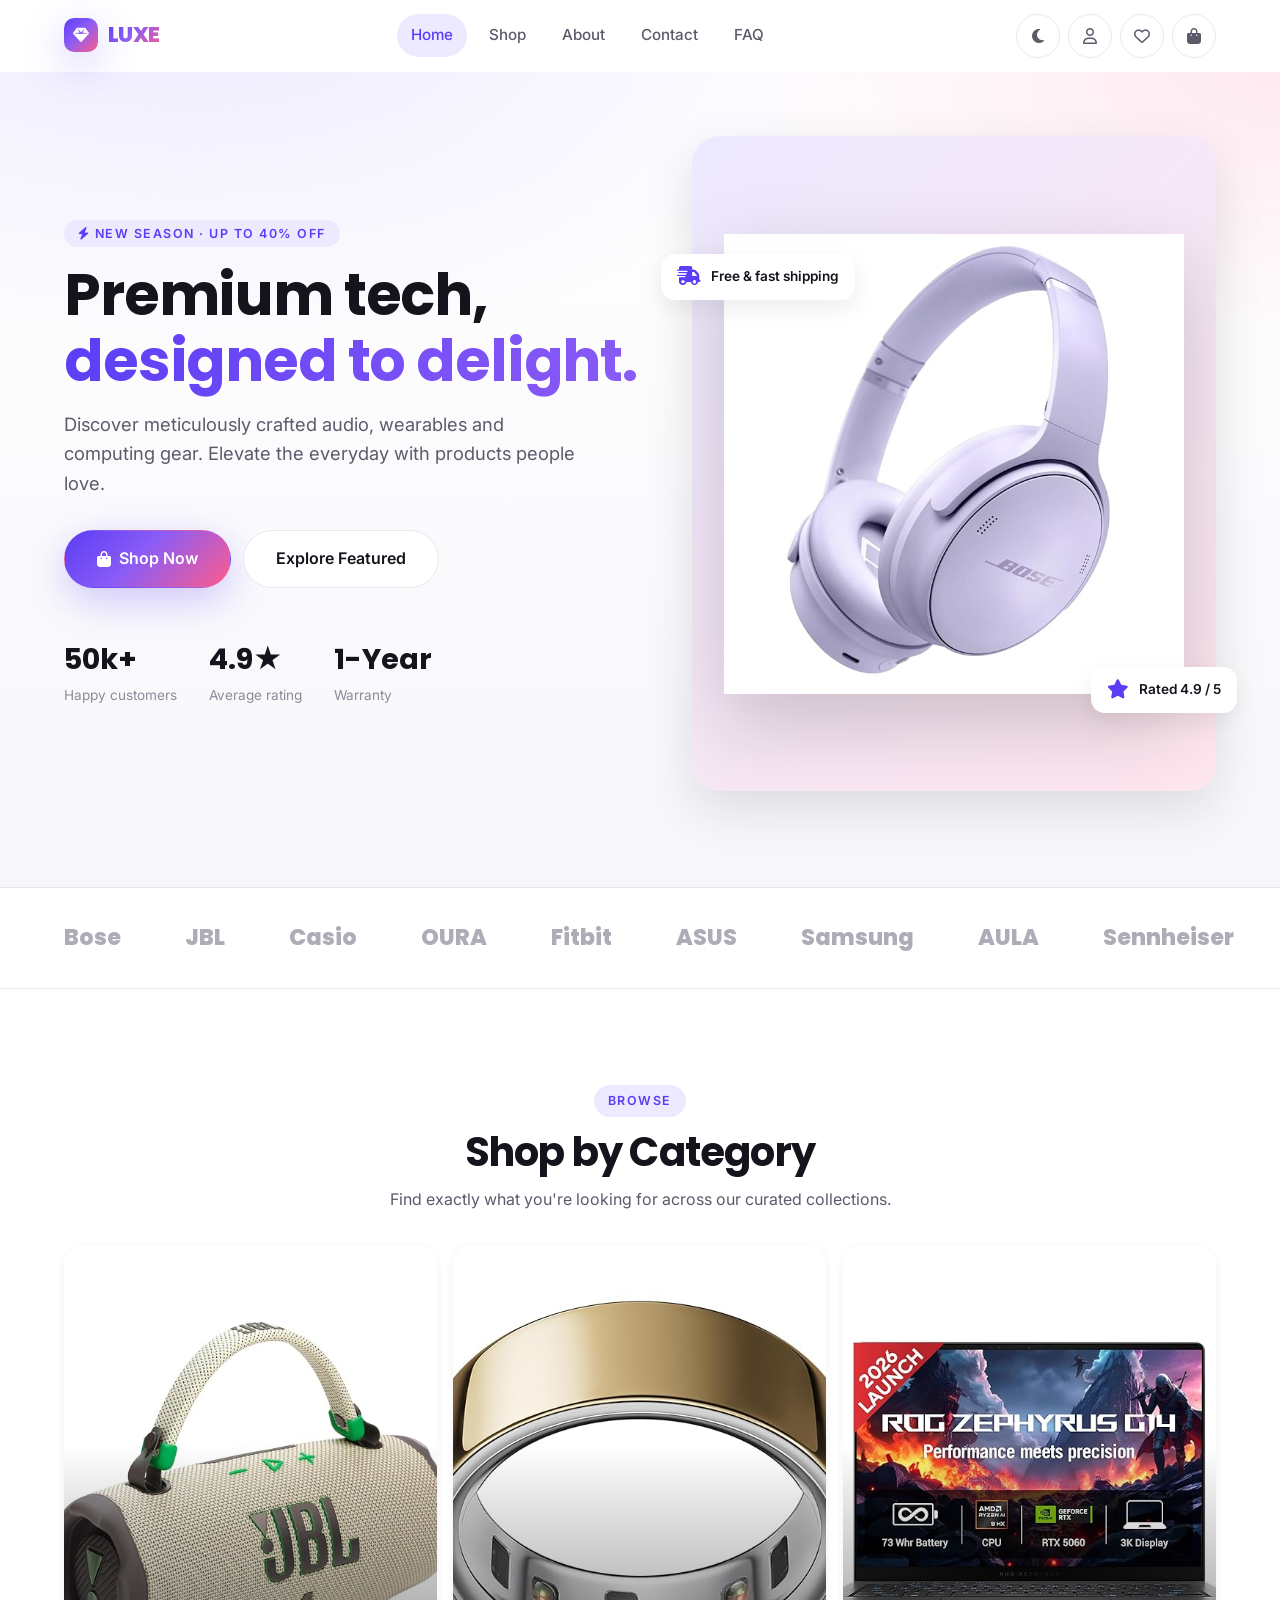
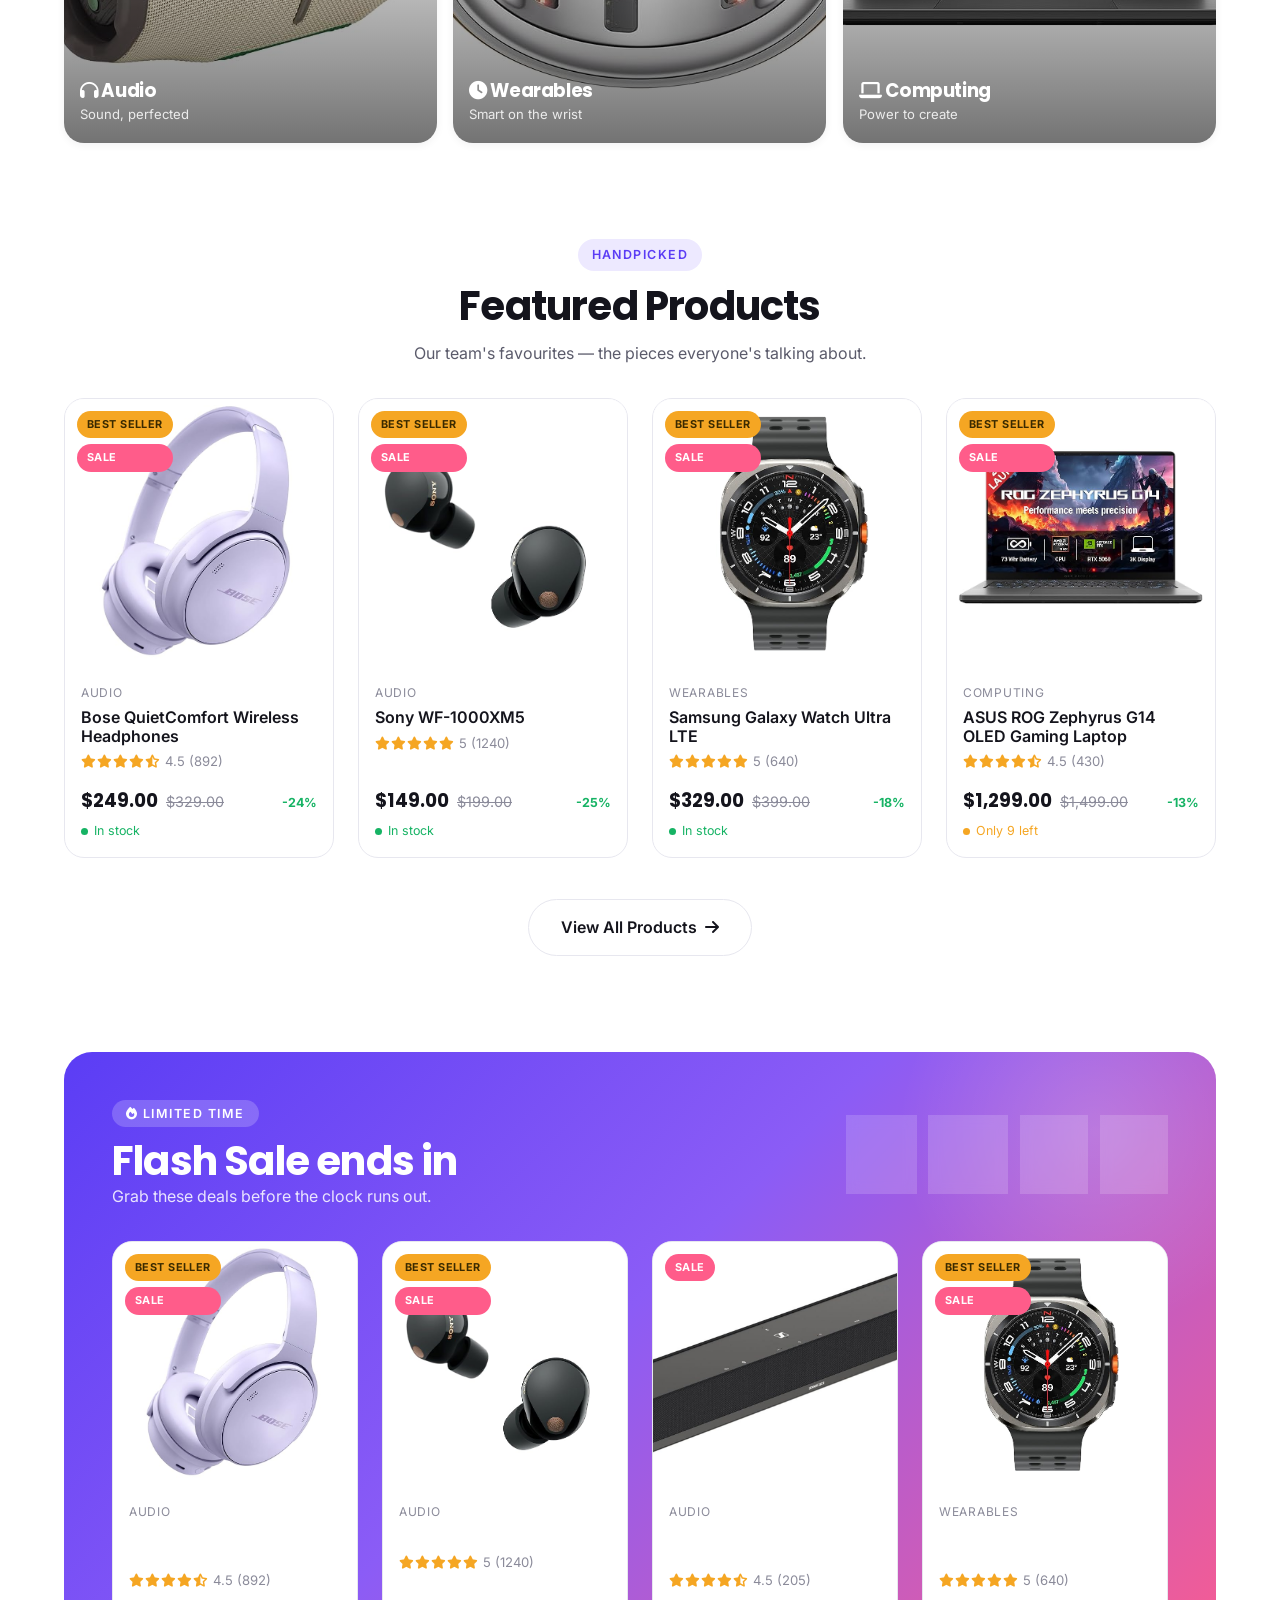
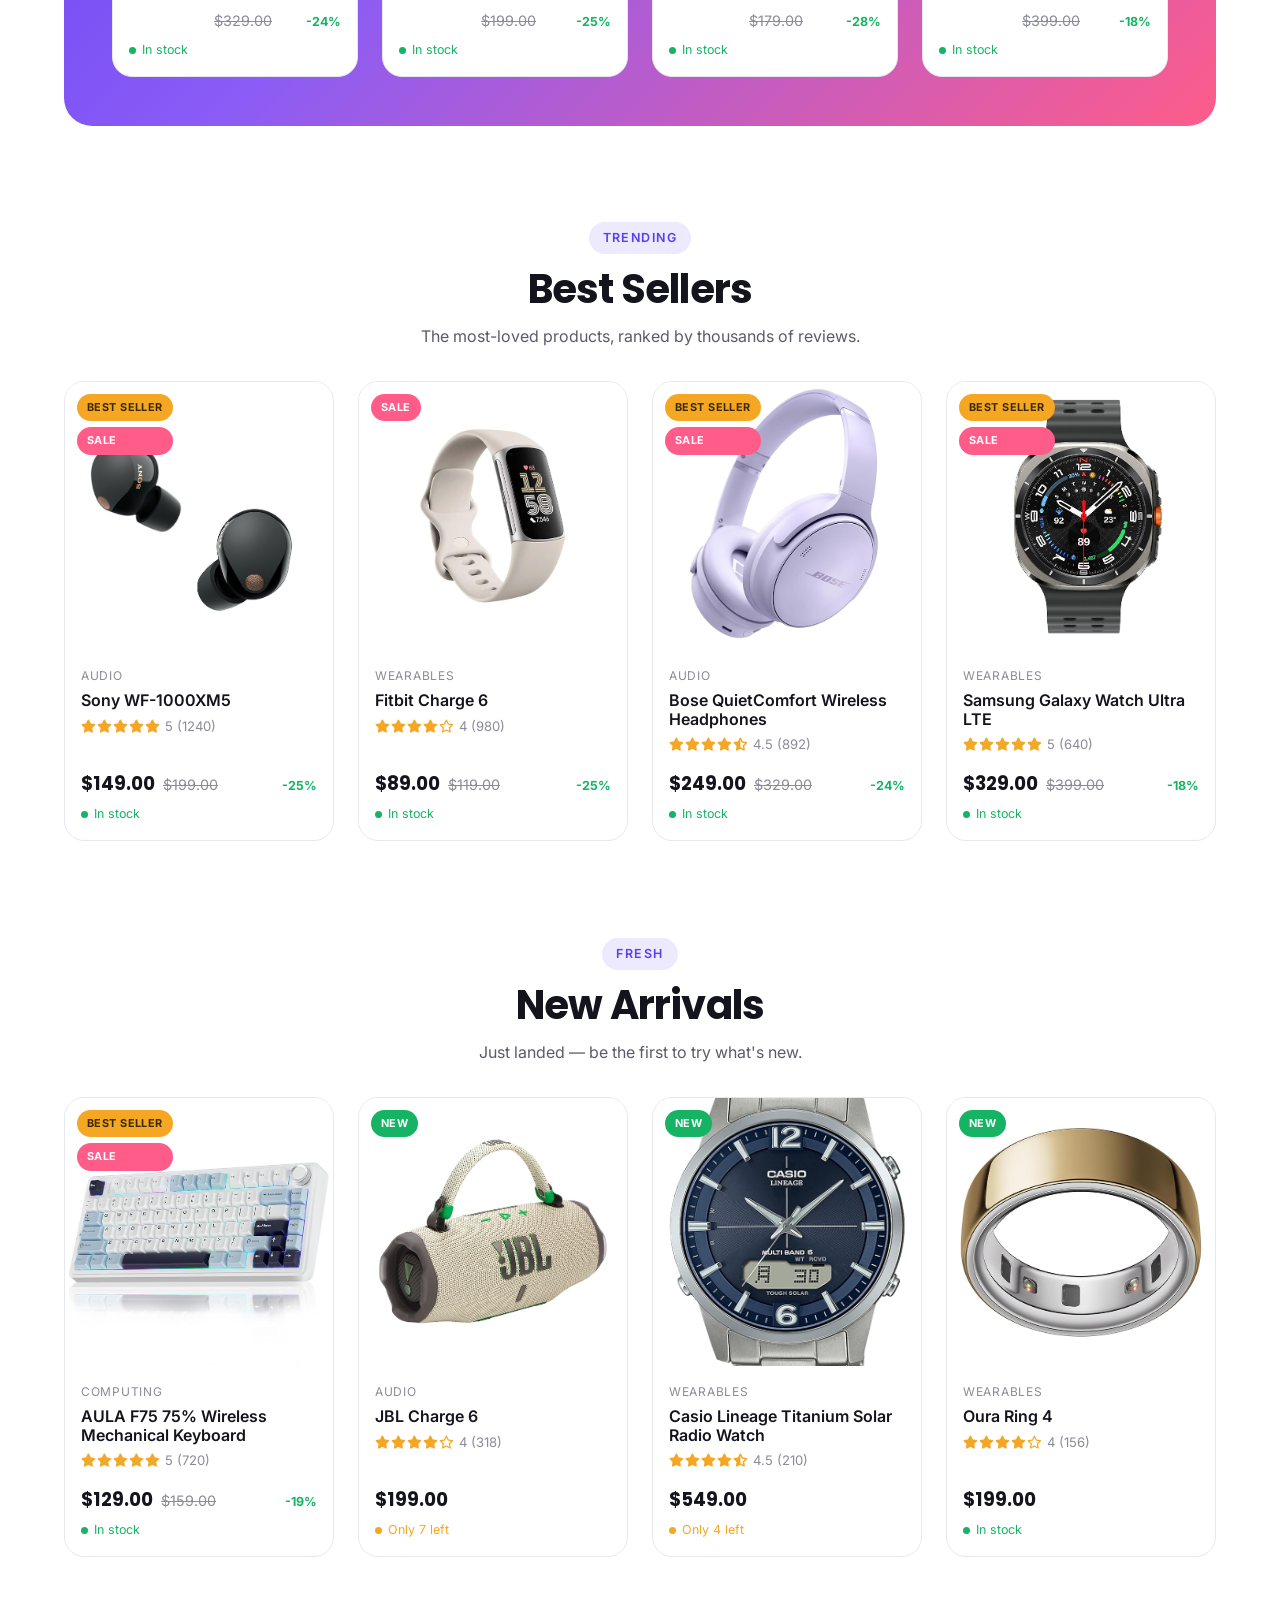
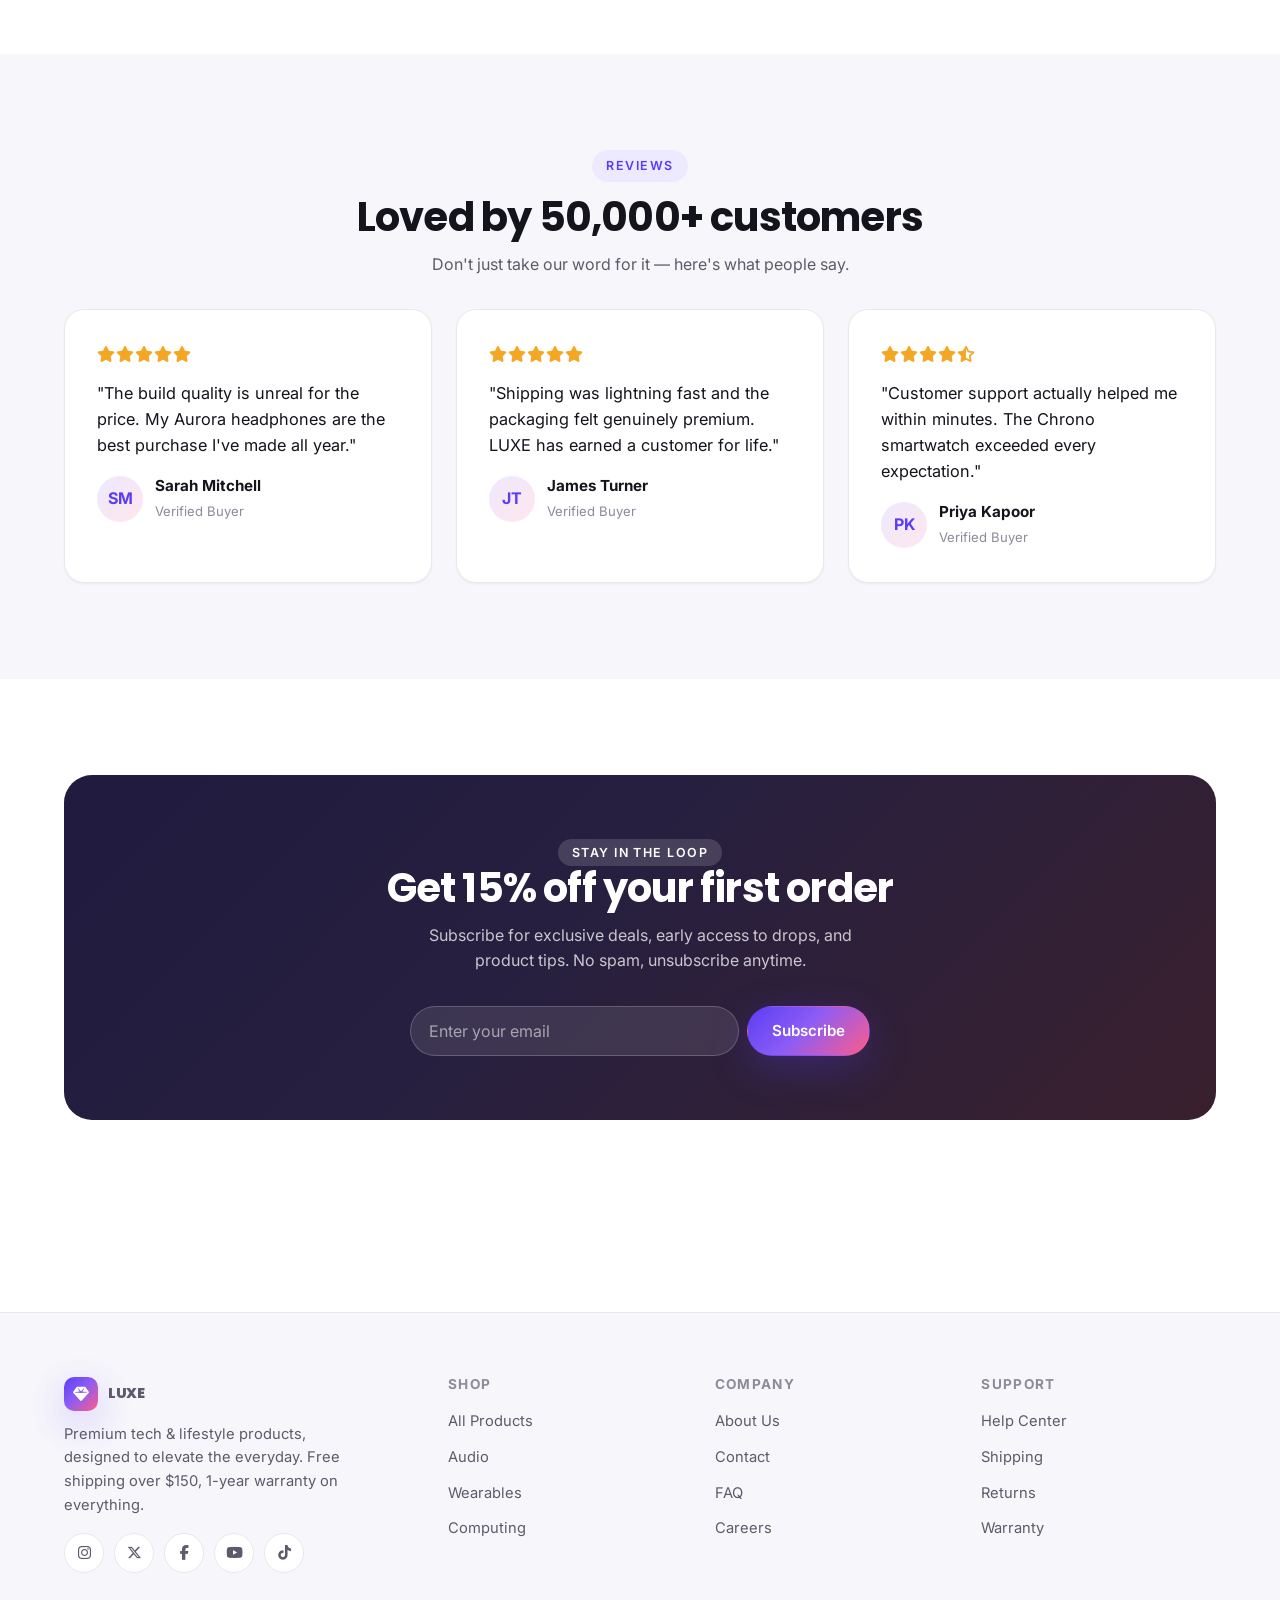
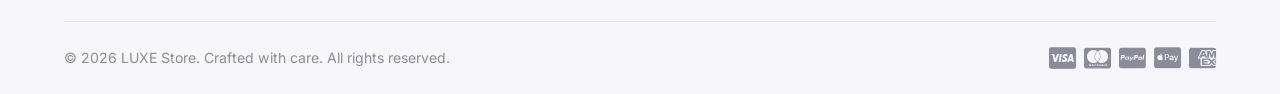
<file: index.html>
<!DOCTYPE html>
<html lang="en">
<head>
  <meta charset="UTF-8">
  <meta name="viewport" content="width=device-width, initial-scale=1.0">
  <meta name="description" content="LUXE — premium tech & lifestyle products. Shop audio, wearables, computing and more with free shipping over $150 and a 1-year warranty.">
  <meta name="theme-color" content="#5b3df5">
  <title>LUXE — Premium Tech & Lifestyle Store</title>
  <link rel="preconnect" href="https://fonts.googleapis.com">
  <link rel="preconnect" href="https://fonts.gstatic.com" crossorigin>
  <link href="https://fonts.googleapis.com/css2?family=Inter:wght@400;500;600;700&family=Poppins:wght@500;600;700;800&display=swap" rel="stylesheet">
  <link rel="stylesheet" href="https://cdnjs.cloudflare.com/ajax/libs/font-awesome/6.5.1/css/all.min.css">
  <link rel="stylesheet" href="css/style.css">
  <link rel="stylesheet" href="css/animations.css">
  <link rel="stylesheet" href="css/responsive.css">
</head>
<body data-page="home">
  <!-- Loading animation -->
  <div class="page-loader" id="page-loader"><div class="loader-ring"></div></div>

  <div id="navbar-root"></div>

  <main>
    <!-- ============ HERO ============ -->
    <section class="hero">
      <div class="container hero-grid">
        <div class="hero-text">
          <span class="eyebrow"><i class="fa-solid fa-bolt"></i> New Season · Up to 40% off</span>
          <h1>Premium tech,<br><span class="animated-gradient">designed to delight.</span></h1>
          <p class="lead">Discover meticulously crafted audio, wearables and computing gear. Elevate the everyday with products people love.</p>
          <div class="hero-cta">
            <a href="shop.html" class="btn btn-primary btn-lg"><i class="fa-solid fa-bag-shopping"></i> Shop Now</a>
            <a href="#featured" class="btn btn-outline btn-lg">Explore Featured</a>
          </div>
          <div class="hero-stats">
            <div class="stat"><strong>50k+</strong><span>Happy customers</span></div>
            <div class="stat"><strong>4.9★</strong><span>Average rating</span></div>
            <div class="stat"><strong>1-Year</strong><span>Warranty</span></div>
          </div>
        </div>
        <div class="hero-visual">
          <div class="hero-card">
            <img src="images/Bose-QuietComfort-Wireless-Headphones.jpg" alt="Bose QuietComfort Wireless Headphones" fetchpriority="high">
          </div>
          <div class="floating-badge fb-1"><i class="fa-solid fa-truck-fast"></i> Free & fast shipping</div>
          <div class="floating-badge fb-2"><i class="fa-solid fa-star"></i> Rated 4.9 / 5</div>
        </div>
      </div>
    </section>

    <!-- ============ BRAND LOGOS ============ -->
    <section class="brands">
      <div class="container">
        <div class="brand-track">
          <span class="brand-logo">Bose</span><span class="brand-logo">JBL</span><span class="brand-logo">Casio</span>
          <span class="brand-logo">OURA</span><span class="brand-logo">Fitbit</span><span class="brand-logo">ASUS</span>
          <span class="brand-logo">Samsung</span><span class="brand-logo">AULA</span><span class="brand-logo">Sennheiser</span>
          <span class="brand-logo">Sony</span><span class="brand-logo">Logitech</span><span class="brand-logo">OURA</span>
        </div>
      </div>
    </section>

    <!-- ============ CATEGORIES ============ -->
    <section class="section">
      <div class="container">
        <div class="section-head" data-reveal>
          <span class="eyebrow">Browse</span>
          <h2>Shop by Category</h2>
          <p>Find exactly what you're looking for across our curated collections.</p>
        </div>
        <div class="category-grid" id="category-grid"></div>
      </div>
    </section>

    <!-- ============ FEATURED ============ -->
    <section class="section" id="featured" style="padding-top:0">
      <div class="container">
        <div class="section-head" data-reveal>
          <span class="eyebrow">Handpicked</span>
          <h2>Featured Products</h2>
          <p>Our team's favourites — the pieces everyone's talking about.</p>
        </div>
        <div class="products-grid" id="featured-grid"></div>
        <div class="text-center" style="margin-top:40px"><a href="shop.html" class="btn btn-outline btn-lg">View All Products <i class="fa-solid fa-arrow-right"></i></a></div>
      </div>
    </section>

    <!-- ============ FLASH SALE ============ -->
    <section class="section" style="padding-block:0 96px">
      <div class="container">
        <div class="flash" data-reveal="scale">
          <div class="flash-head">
            <div>
              <span class="eyebrow" style="background:rgba(255,255,255,.2);color:#fff"><i class="fa-solid fa-fire"></i> Limited Time</span>
              <h2 style="margin-top:12px">Flash Sale ends in</h2>
              <p>Grab these deals before the clock runs out.</p>
            </div>
            <div class="countdown" id="countdown">
              <div class="unit"><strong>00</strong><span>Days</span></div>
              <div class="unit"><strong>00</strong><span>Hours</span></div>
              <div class="unit"><strong>00</strong><span>Mins</span></div>
              <div class="unit"><strong>00</strong><span>Secs</span></div>
            </div>
          </div>
          <div class="products-grid" id="flash-grid" style="--color-surface:#fff"></div>
        </div>
      </div>
    </section>

    <!-- ============ BEST SELLERS + NEW ARRIVALS ============ -->
    <section class="section" style="padding-top:0">
      <div class="container">
        <div class="section-head" data-reveal>
          <span class="eyebrow">Trending</span>
          <h2>Best Sellers</h2>
          <p>The most-loved products, ranked by thousands of reviews.</p>
        </div>
        <div class="products-grid" id="best-grid"></div>
      </div>
    </section>

    <section class="section" style="padding-top:0">
      <div class="container">
        <div class="section-head" data-reveal>
          <span class="eyebrow">Fresh</span>
          <h2>New Arrivals</h2>
          <p>Just landed — be the first to try what's new.</p>
        </div>
        <div class="products-grid" id="new-grid"></div>
      </div>
    </section>

    <!-- ============ RECENTLY VIEWED ============ -->
    <section class="section" style="padding-top:0">
      <div class="container">
        <div class="section-head" data-reveal><span class="eyebrow">For you</span><h2>Recently Viewed</h2></div>
        <div class="products-grid" id="recent-grid"></div>
      </div>
    </section>

    <!-- ============ TESTIMONIALS ============ -->
    <section class="section" style="background:var(--color-bg-alt)">
      <div class="container">
        <div class="section-head" data-reveal>
          <span class="eyebrow">Reviews</span>
          <h2>Loved by 50,000+ customers</h2>
          <p>Don't just take our word for it — here's what people say.</p>
        </div>
        <div class="testi-grid">
          <div class="testi-card" data-reveal style="--i:0">
            <div class="stars"><i class="fa-solid fa-star"></i><i class="fa-solid fa-star"></i><i class="fa-solid fa-star"></i><i class="fa-solid fa-star"></i><i class="fa-solid fa-star"></i></div>
            <blockquote>"The build quality is unreal for the price. My Aurora headphones are the best purchase I've made all year."</blockquote>
            <div class="testi-author"><div class="avatar">SM</div><div><strong>Sarah Mitchell</strong><span>Verified Buyer</span></div></div>
          </div>
          <div class="testi-card" data-reveal style="--i:1">
            <div class="stars"><i class="fa-solid fa-star"></i><i class="fa-solid fa-star"></i><i class="fa-solid fa-star"></i><i class="fa-solid fa-star"></i><i class="fa-solid fa-star"></i></div>
            <blockquote>"Shipping was lightning fast and the packaging felt genuinely premium. LUXE has earned a customer for life."</blockquote>
            <div class="testi-author"><div class="avatar">JT</div><div><strong>James Turner</strong><span>Verified Buyer</span></div></div>
          </div>
          <div class="testi-card" data-reveal style="--i:2">
            <div class="stars"><i class="fa-solid fa-star"></i><i class="fa-solid fa-star"></i><i class="fa-solid fa-star"></i><i class="fa-solid fa-star"></i><i class="fa-solid fa-star-half-stroke"></i></div>
            <blockquote>"Customer support actually helped me within minutes. The Chrono smartwatch exceeded every expectation."</blockquote>
            <div class="testi-author"><div class="avatar">PK</div><div><strong>Priya Kapoor</strong><span>Verified Buyer</span></div></div>
          </div>
        </div>
      </div>
    </section>

    <!-- ============ NEWSLETTER ============ -->
    <section class="section">
      <div class="container">
        <div class="newsletter" data-reveal="scale">
          <span class="eyebrow" style="background:rgba(255,255,255,.15);color:#fff">Stay in the loop</span>
          <h2>Get 15% off your first order</h2>
          <p>Subscribe for exclusive deals, early access to drops, and product tips. No spam, unsubscribe anytime.</p>
          <form class="newsletter-form" novalidate>
            <input type="email" placeholder="Enter your email" aria-label="Email" required>
            <button type="submit" class="btn btn-primary">Subscribe</button>
          </form>
        </div>
      </div>
    </section>
  </main>

  <div id="footer-root"></div>

  <script src="js/utils.js"></script>
  <script src="js/products.js"></script>
  <script src="js/cart.js"></script>
  <script src="js/wishlist.js"></script>
  <script src="js/validation.js"></script>
  <script src="js/checkout.js"></script>
  <script src="js/app.js"></script>
</body>
</html>
</file>
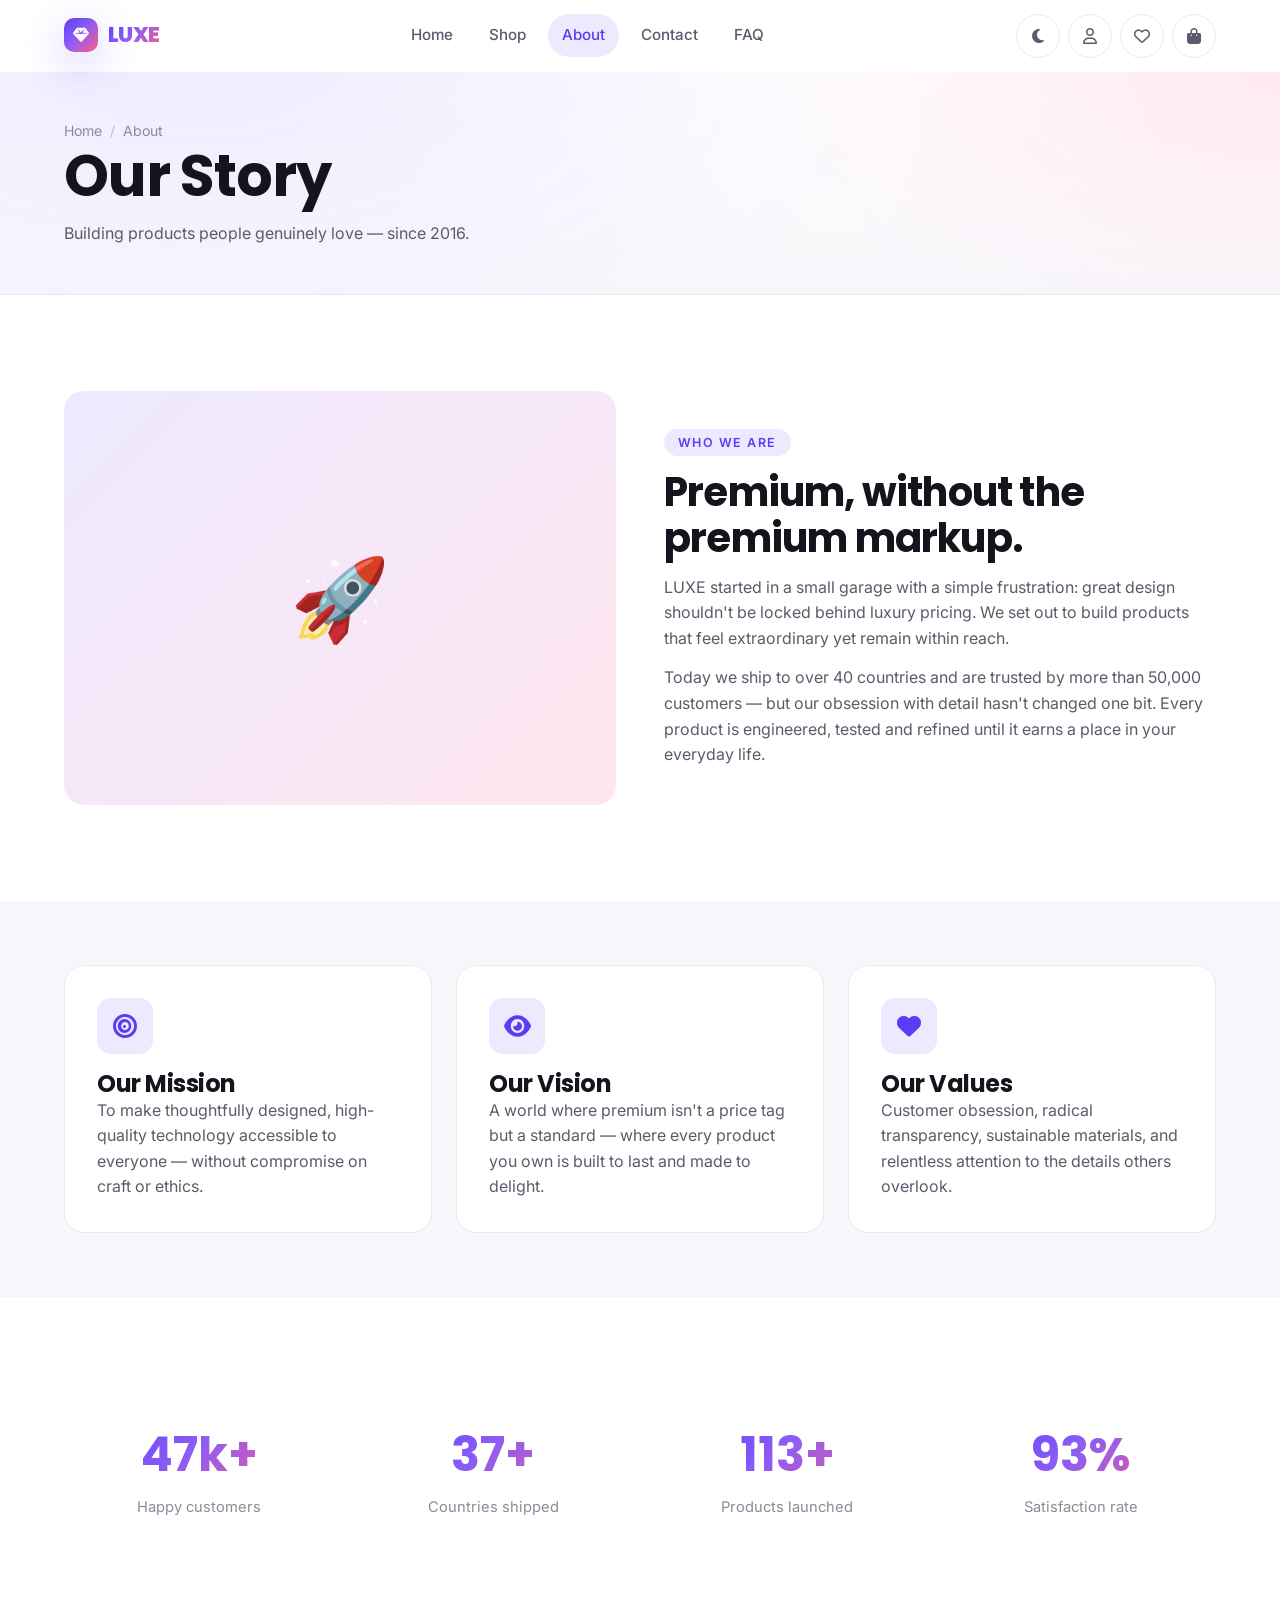
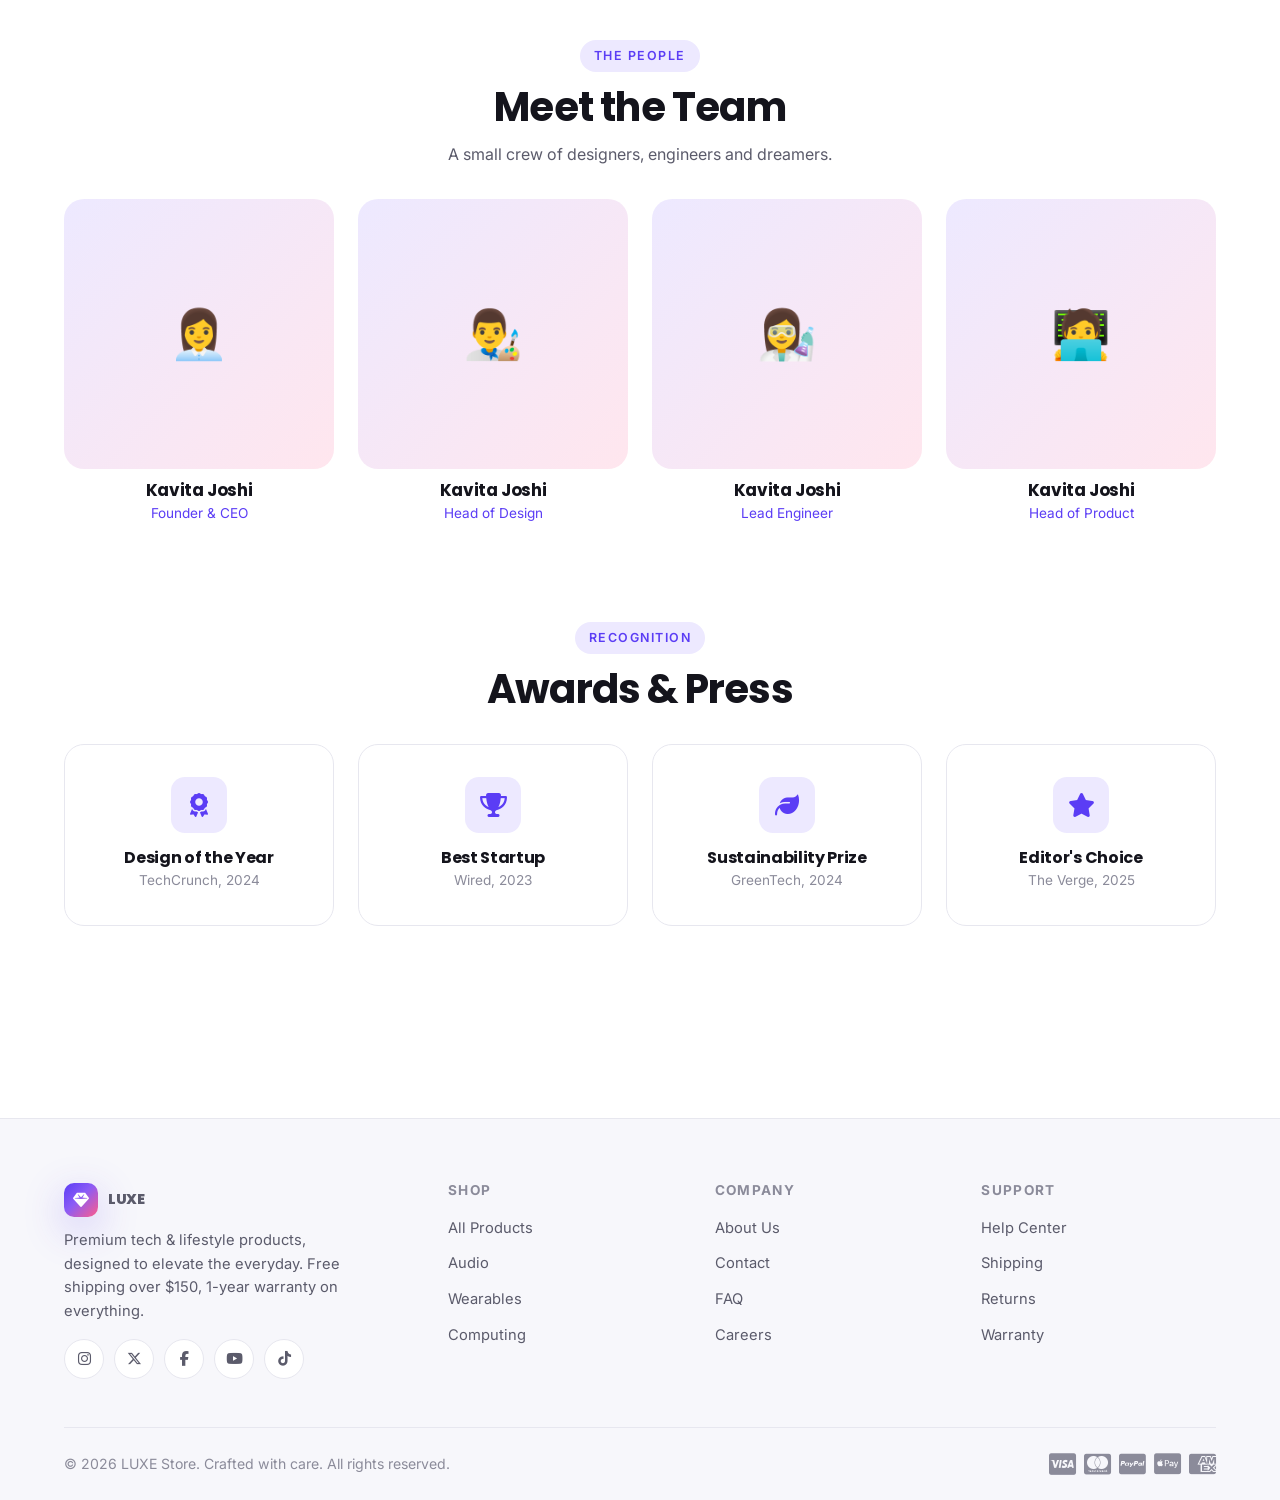
<file: about.html>
<!DOCTYPE html>
<html lang="en">
<head>
  <meta charset="UTF-8">
  <meta name="viewport" content="width=device-width, initial-scale=1.0">
  <meta name="description" content="About LUXE — our story, mission, vision and the team behind the products you love.">
  <meta name="theme-color" content="#5b3df5">
  <title>About — LUXE</title>
  <link rel="preconnect" href="https://fonts.googleapis.com">
  <link rel="preconnect" href="https://fonts.gstatic.com" crossorigin>
  <link href="https://fonts.googleapis.com/css2?family=Inter:wght@400;500;600;700&family=Poppins:wght@500;600;700;800&display=swap" rel="stylesheet">
  <link rel="stylesheet" href="https://cdnjs.cloudflare.com/ajax/libs/font-awesome/6.5.1/css/all.min.css">
  <link rel="stylesheet" href="css/style.css">
  <link rel="stylesheet" href="css/animations.css">
  <link rel="stylesheet" href="css/responsive.css">
</head>
<body data-page="about">
  <div class="page-loader" id="page-loader"><div class="loader-ring"></div></div>
  <div id="navbar-root"></div>

  <header class="page-head">
    <div class="container">
      <nav class="breadcrumb" aria-label="Breadcrumb"><a href="index.html">Home</a><span class="sep">/</span><span>About</span></nav>
      <h1>Our Story</h1>
      <p>Building products people genuinely love — since 2016.</p>
    </div>
  </header>

  <main>
    <!-- Story -->
    <section class="section">
      <div class="container">
        <div class="product-detail" style="align-items:center">
          <div data-reveal="left">
            <div class="hero-card" style="border-radius:20px;background:var(--gradient-soft);aspect-ratio:4/3;display:grid;place-items:center;font-size:5rem">🚀</div>
          </div>
          <div data-reveal="right">
            <span class="eyebrow">Who we are</span>
            <h2 style="margin:14px 0">Premium, without the premium markup.</h2>
            <p style="margin-bottom:14px">LUXE started in a small garage with a simple frustration: great design shouldn't be locked behind luxury pricing. We set out to build products that feel extraordinary yet remain within reach.</p>
            <p>Today we ship to over 40 countries and are trusted by more than 50,000 customers — but our obsession with detail hasn't changed one bit. Every product is engineered, tested and refined until it earns a place in your everyday life.</p>
          </div>
        </div>
      </div>
    </section>

    <!-- Mission / Vision -->
    <section class="section" style="background:var(--color-bg-alt);padding-top:64px;padding-bottom:64px">
      <div class="container">
        <div class="mv-grid">
          <div class="mv-card" data-reveal style="--i:0">
            <div class="mv-icon"><i class="fa-solid fa-bullseye"></i></div>
            <h3>Our Mission</h3>
            <p>To make thoughtfully designed, high-quality technology accessible to everyone — without compromise on craft or ethics.</p>
          </div>
          <div class="mv-card" data-reveal style="--i:1">
            <div class="mv-icon"><i class="fa-solid fa-eye"></i></div>
            <h3>Our Vision</h3>
            <p>A world where premium isn't a price tag but a standard — where every product you own is built to last and made to delight.</p>
          </div>
          <div class="mv-card" data-reveal style="--i:2">
            <div class="mv-icon"><i class="fa-solid fa-heart"></i></div>
            <h3>Our Values</h3>
            <p>Customer obsession, radical transparency, sustainable materials, and relentless attention to the details others overlook.</p>
          </div>
        </div>
      </div>
    </section>

    <!-- Stats -->
    <section class="section">
      <div class="container">
        <div class="stats-band">
          <div class="stat-box" data-reveal style="--i:0"><strong data-count="50" data-suffix="k+">0</strong><span>Happy customers</span></div>
          <div class="stat-box" data-reveal style="--i:1"><strong data-count="40" data-suffix="+">0</strong><span>Countries shipped</span></div>
          <div class="stat-box" data-reveal style="--i:2"><strong data-count="120" data-suffix="+">0</strong><span>Products launched</span></div>
          <div class="stat-box" data-reveal style="--i:3"><strong data-count="99" data-suffix="%">0</strong><span>Satisfaction rate</span></div>
        </div>
      </div>
    </section>

    <!-- Team -->
    <section class="section" style="padding-top:0">
      <div class="container">
        <div class="section-head" data-reveal><span class="eyebrow">The people</span><h2>Meet the Team</h2><p>A small crew of designers, engineers and dreamers.</p></div>
        <div class="team-grid">
          <div class="team-card" data-reveal style="--i:0"><div class="avatar-lg" style="display:grid;place-items:center;font-size:3rem">👩‍💼</div><h4>Kavita Joshi</h4><span>Founder & CEO</span></div>
          <div class="team-card" data-reveal style="--i:1"><div class="avatar-lg" style="display:grid;place-items:center;font-size:3rem">👨‍🎨</div><h4>Kavita Joshi</h4><span>Head of Design</span></div>
          <div class="team-card" data-reveal style="--i:2"><div class="avatar-lg" style="display:grid;place-items:center;font-size:3rem">👩‍🔬</div><h4>Kavita Joshi</h4><span>Lead Engineer</span></div>
          <div class="team-card" data-reveal style="--i:3"><div class="avatar-lg" style="display:grid;place-items:center;font-size:3rem">🧑‍💻</div><h4>Kavita Joshi</h4><span>Head of Product</span></div>
        </div>
      </div>
    </section>

    <!-- Awards -->
    <section class="section" style="padding-top:0">
      <div class="container">
        <div class="section-head" data-reveal><span class="eyebrow">Recognition</span><h2>Awards & Press</h2></div>
        <div class="stats-band">
          <div class="mv-card text-center" data-reveal style="--i:0"><div class="mv-icon" style="margin-inline:auto"><i class="fa-solid fa-award"></i></div><h4>Design of the Year</h4><span style="color:var(--color-text-mute);font-size:.85rem">TechCrunch, 2024</span></div>
          <div class="mv-card text-center" data-reveal style="--i:1"><div class="mv-icon" style="margin-inline:auto"><i class="fa-solid fa-trophy"></i></div><h4>Best Startup</h4><span style="color:var(--color-text-mute);font-size:.85rem">Wired, 2023</span></div>
          <div class="mv-card text-center" data-reveal style="--i:2"><div class="mv-icon" style="margin-inline:auto"><i class="fa-solid fa-leaf"></i></div><h4>Sustainability Prize</h4><span style="color:var(--color-text-mute);font-size:.85rem">GreenTech, 2024</span></div>
          <div class="mv-card text-center" data-reveal style="--i:3"><div class="mv-icon" style="margin-inline:auto"><i class="fa-solid fa-star"></i></div><h4>Editor's Choice</h4><span style="color:var(--color-text-mute);font-size:.85rem">The Verge, 2025</span></div>
        </div>
      </div>
    </section>
  </main>

  <div id="footer-root"></div>
  <script src="js/utils.js"></script>
  <script src="js/products.js"></script>
  <script src="js/cart.js"></script>
  <script src="js/wishlist.js"></script>
  <script src="js/validation.js"></script>
  <script src="js/checkout.js"></script>
  <script src="js/app.js"></script>
</body>
</html>
</file>
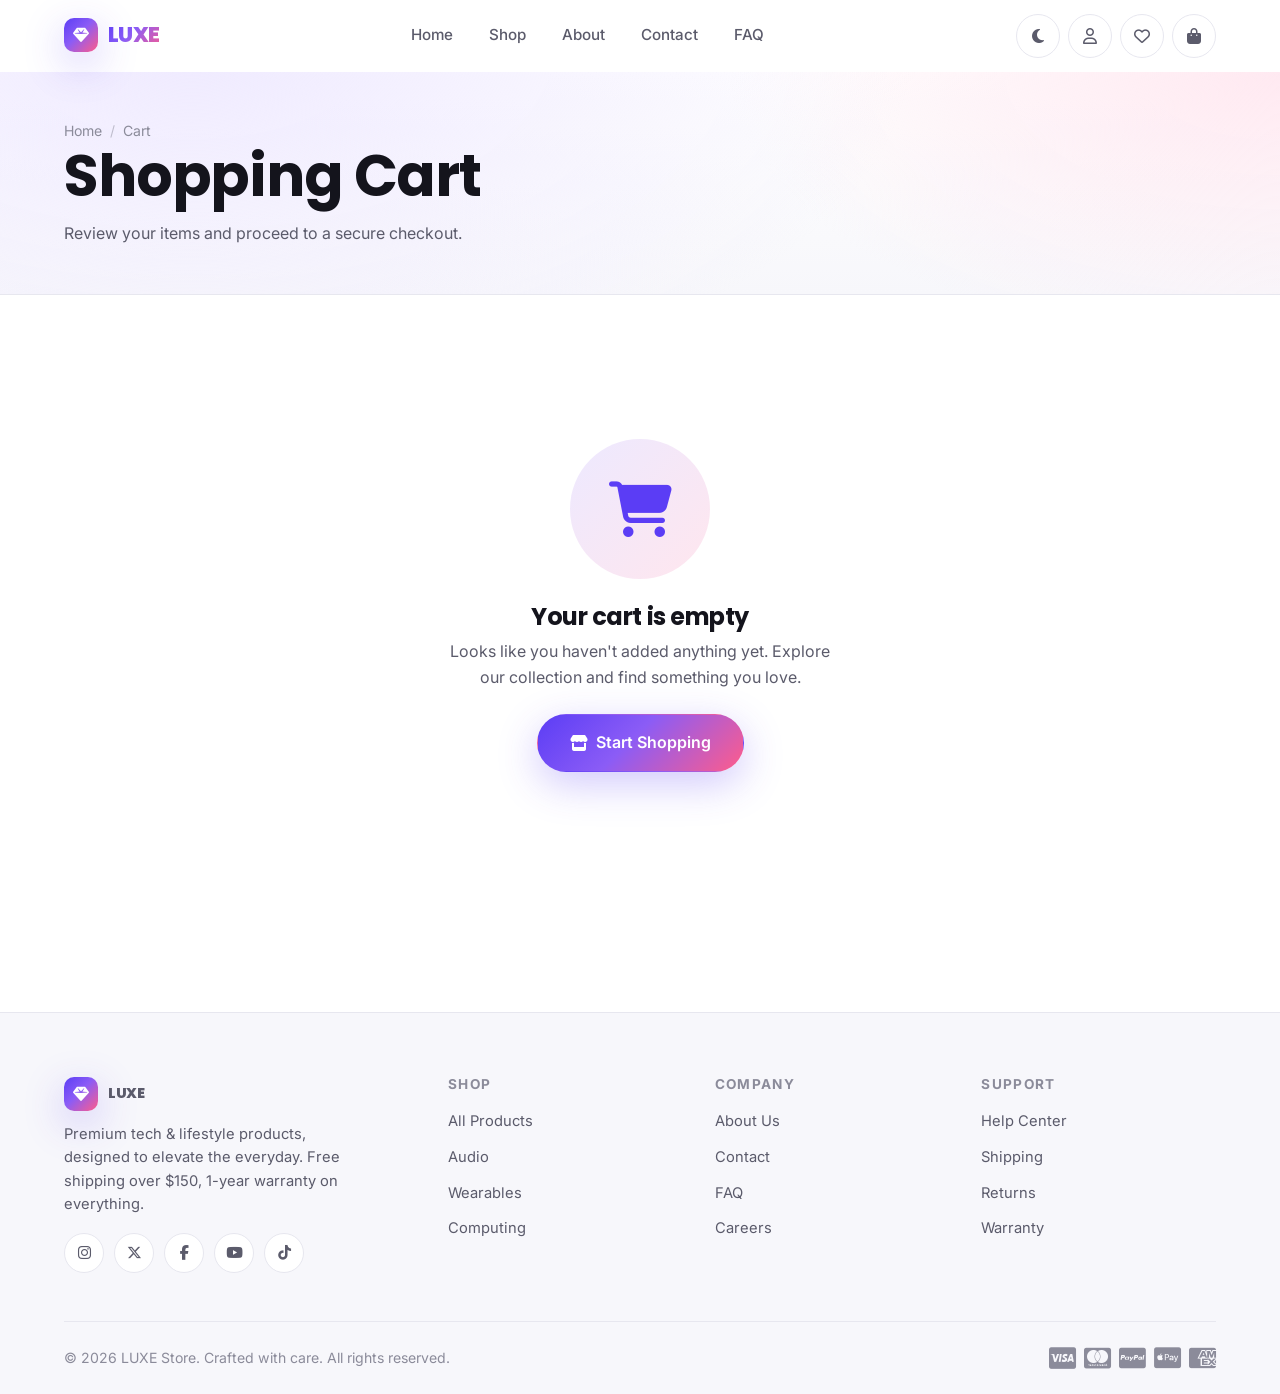
<file: cart.html>
<!DOCTYPE html>
<html lang="en">
<head>
  <meta charset="UTF-8">
  <meta name="viewport" content="width=device-width, initial-scale=1.0">
  <meta name="description" content="Your shopping cart — LUXE.">
  <meta name="theme-color" content="#5b3df5">
  <title>Cart — LUXE</title>
  <link rel="preconnect" href="https://fonts.googleapis.com">
  <link rel="preconnect" href="https://fonts.gstatic.com" crossorigin>
  <link href="https://fonts.googleapis.com/css2?family=Inter:wght@400;500;600;700&family=Poppins:wght@500;600;700;800&display=swap" rel="stylesheet">
  <link rel="stylesheet" href="https://cdnjs.cloudflare.com/ajax/libs/font-awesome/6.5.1/css/all.min.css">
  <link rel="stylesheet" href="css/style.css">
  <link rel="stylesheet" href="css/animations.css">
  <link rel="stylesheet" href="css/responsive.css">
</head>
<body data-page="cart">
  <div class="page-loader" id="page-loader"><div class="loader-ring"></div></div>
  <div id="navbar-root"></div>

  <header class="page-head">
    <div class="container">
      <nav class="breadcrumb" aria-label="Breadcrumb"><a href="index.html">Home</a><span class="sep">/</span><span>Cart</span></nav>
      <h1>Shopping Cart</h1>
      <p>Review your items and proceed to a secure checkout.</p>
    </div>
  </header>

  <main class="section-sm">
    <div class="container">
      <div id="cart-root"></div>
    </div>
  </main>

  <div id="footer-root"></div>
  <script src="js/utils.js"></script>
  <script src="js/products.js"></script>
  <script src="js/cart.js"></script>
  <script src="js/wishlist.js"></script>
  <script src="js/validation.js"></script>
  <script src="js/checkout.js"></script>
  <script src="js/app.js"></script>
</body>
</html>
</file>
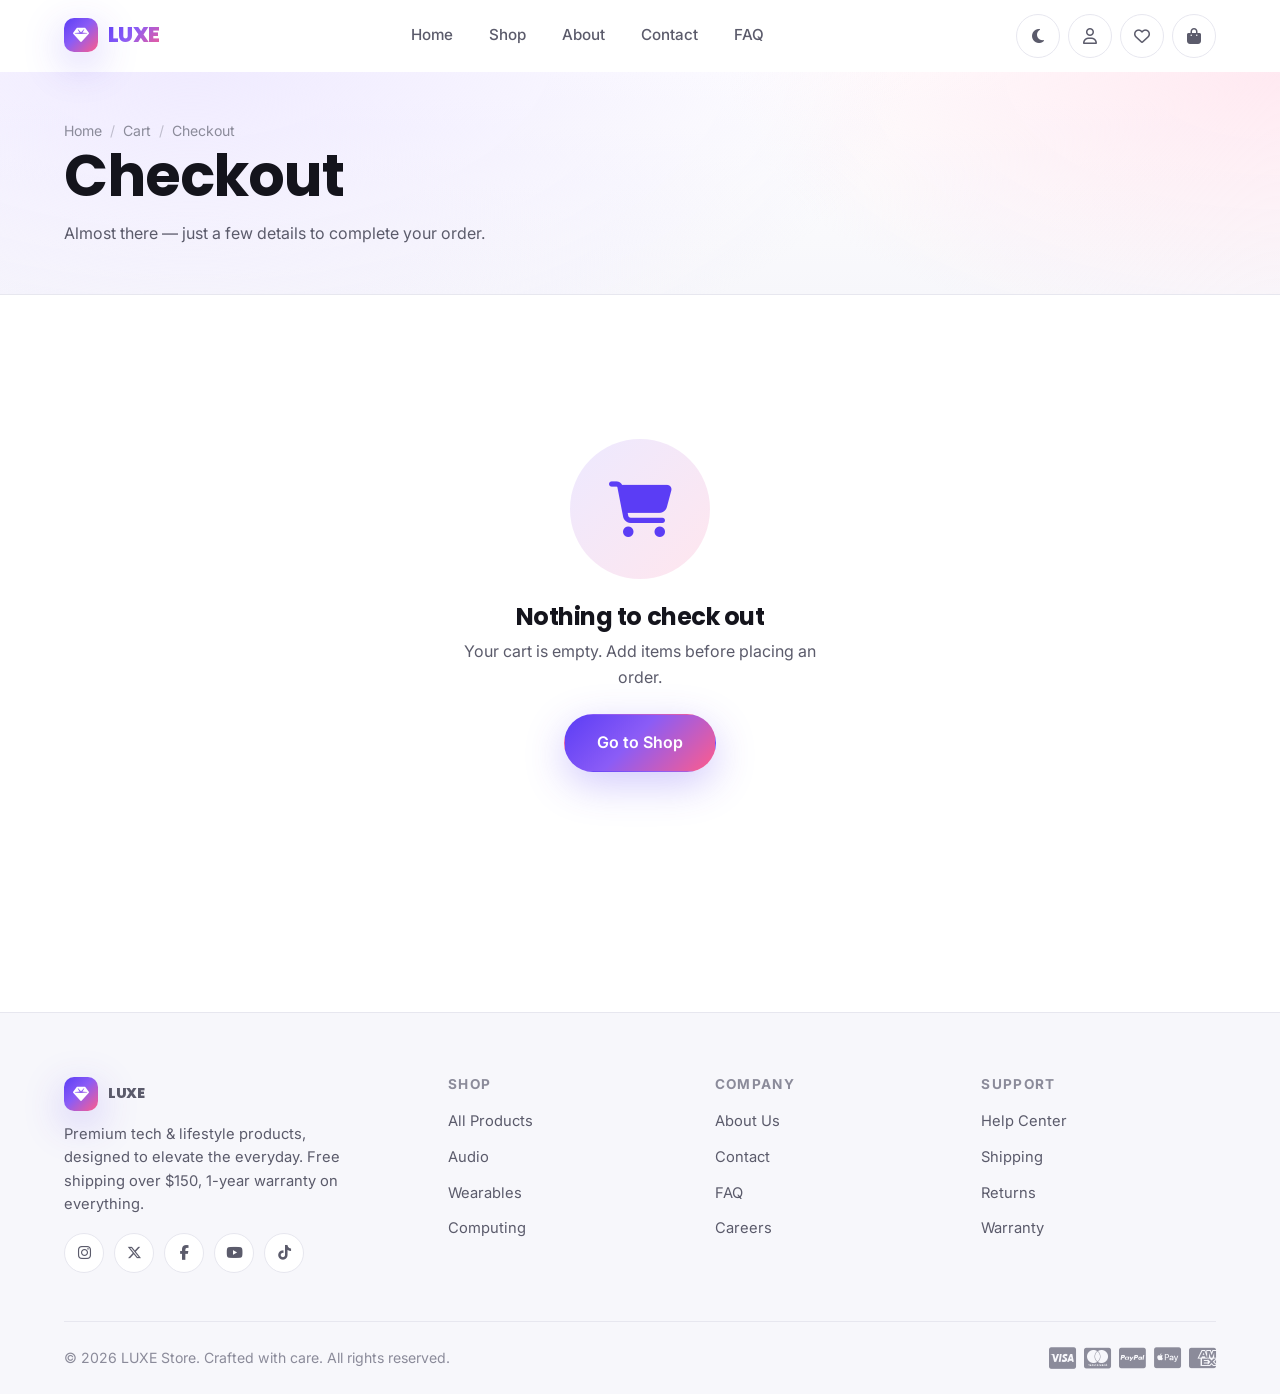
<file: checkout.html>
<!DOCTYPE html>
<html lang="en">
<head>
  <meta charset="UTF-8">
  <meta name="viewport" content="width=device-width, initial-scale=1.0">
  <meta name="description" content="Secure checkout — LUXE.">
  <meta name="theme-color" content="#5b3df5">
  <title>Checkout — LUXE</title>
  <link rel="preconnect" href="https://fonts.googleapis.com">
  <link rel="preconnect" href="https://fonts.gstatic.com" crossorigin>
  <link href="https://fonts.googleapis.com/css2?family=Inter:wght@400;500;600;700&family=Poppins:wght@500;600;700;800&display=swap" rel="stylesheet">
  <link rel="stylesheet" href="https://cdnjs.cloudflare.com/ajax/libs/font-awesome/6.5.1/css/all.min.css">
  <link rel="stylesheet" href="css/style.css">
  <link rel="stylesheet" href="css/animations.css">
  <link rel="stylesheet" href="css/responsive.css">
</head>
<body data-page="checkout">
  <div class="page-loader" id="page-loader"><div class="loader-ring"></div></div>
  <div id="navbar-root"></div>

  <header class="page-head">
    <div class="container">
      <nav class="breadcrumb" aria-label="Breadcrumb"><a href="index.html">Home</a><span class="sep">/</span><a href="cart.html">Cart</a><span class="sep">/</span><span>Checkout</span></nav>
      <h1>Checkout</h1>
      <p>Almost there — just a few details to complete your order.</p>
    </div>
  </header>

  <main class="section-sm">
    <div class="container">
      <div id="checkout-root">
        <form class="checkout-layout" data-validate="checkout" novalidate>
          <div>
            <!-- Billing -->
            <section class="summary-card" style="position:static;margin-bottom:24px">
              <h3><i class="fa-regular fa-user"></i> Billing Information</h3>
              <div class="two-col" style="margin-top:16px">
                <div class="field"><label>First name <span class="req">*</span></label><input name="firstName" data-rules="required" placeholder="Jane"></div>
                <div class="field"><label>Last name <span class="req">*</span></label><input name="lastName" data-rules="required" placeholder="Doe"></div>
              </div>
              <div class="two-col">
                <div class="field"><label>Email <span class="req">*</span></label><input name="email" type="email" data-rules="required|email" placeholder="jane@example.com"></div>
                <div class="field"><label>Phone <span class="req">*</span></label><input name="phone" data-rules="required|phone" placeholder="+1 555 000 1234"></div>
              </div>
            </section>

            <!-- Shipping -->
            <section class="summary-card" style="position:static;margin-bottom:24px">
              <h3><i class="fa-solid fa-truck"></i> Shipping Address</h3>
              <div class="field" style="margin-top:16px"><label>Street address <span class="req">*</span></label><input name="address" data-rules="required" placeholder="123 Market Street"></div>
              <div class="two-col">
                <div class="field"><label>City <span class="req">*</span></label><input name="city" data-rules="required" placeholder="San Francisco"></div>
                <div class="field"><label>Postal code <span class="req">*</span></label><input name="zip" data-rules="required|zip" placeholder="94103"></div>
              </div>
              <div class="two-col">
                <div class="field"><label>Country <span class="req">*</span></label>
                  <select name="country" data-rules="required"><option value="">Select…</option><option>United States</option><option>United Kingdom</option><option>Canada</option><option>Australia</option><option>India</option></select></div>
                <div class="field"><label>State / Region</label><input name="state" placeholder="California"></div>
              </div>
            </section>

            <!-- Payment -->
            <section class="summary-card" style="position:static">
              <h3><i class="fa-solid fa-credit-card"></i> Payment Method</h3>
              <div style="display:flex;flex-direction:column;gap:12px;margin-top:16px">
                <label class="pay-method filter-option active" data-method="card" style="border:1.5px solid var(--color-primary);border-radius:14px;padding:14px">
                  <input type="radio" name="pay" value="card" checked> <i class="fa-solid fa-credit-card"></i> Credit / Debit Card
                </label>
                <div id="card-fields">
                  <div class="field"><label>Card number <span class="req">*</span></label><input name="card" data-rules="required|card" placeholder="4242 4242 4242 4242"></div>
                  <div class="two-col">
                    <div class="field"><label>Expiry <span class="req">*</span></label><input name="exp" data-rules="required" placeholder="MM / YY"></div>
                    <div class="field"><label>CVC <span class="req">*</span></label><input name="cvc" data-rules="required|min:3" placeholder="123"></div>
                  </div>
                </div>
                <label class="pay-method filter-option" data-method="paypal" style="border:1.5px solid var(--color-border);border-radius:14px;padding:14px">
                  <input type="radio" name="pay" value="paypal"> <i class="fa-brands fa-paypal"></i> PayPal
                </label>
                <label class="pay-method filter-option" data-method="cod" style="border:1.5px solid var(--color-border);border-radius:14px;padding:14px">
                  <input type="radio" name="pay" value="cod"> <i class="fa-solid fa-money-bill-wave"></i> Cash on Delivery
                </label>
              </div>
            </section>
          </div>

          <!-- Order summary -->
          <aside class="summary-card" id="checkout-summary"></aside>

          <div style="grid-column:1/-1">
            <label class="checkbox" style="margin-bottom:16px"><input type="checkbox" name="terms" data-rules="checked"> I agree to the Terms of Service and Privacy Policy</label>
            <button type="submit" class="btn btn-primary btn-lg btn-block"><i class="fa-solid fa-lock"></i> Place Order</button>
          </div>
        </form>
      </div>
    </div>
  </main>

  <div id="footer-root"></div>
  <script src="js/utils.js"></script>
  <script src="js/products.js"></script>
  <script src="js/cart.js"></script>
  <script src="js/wishlist.js"></script>
  <script src="js/validation.js"></script>
  <script src="js/checkout.js"></script>
  <script src="js/app.js"></script>
</body>
</html>
</file>
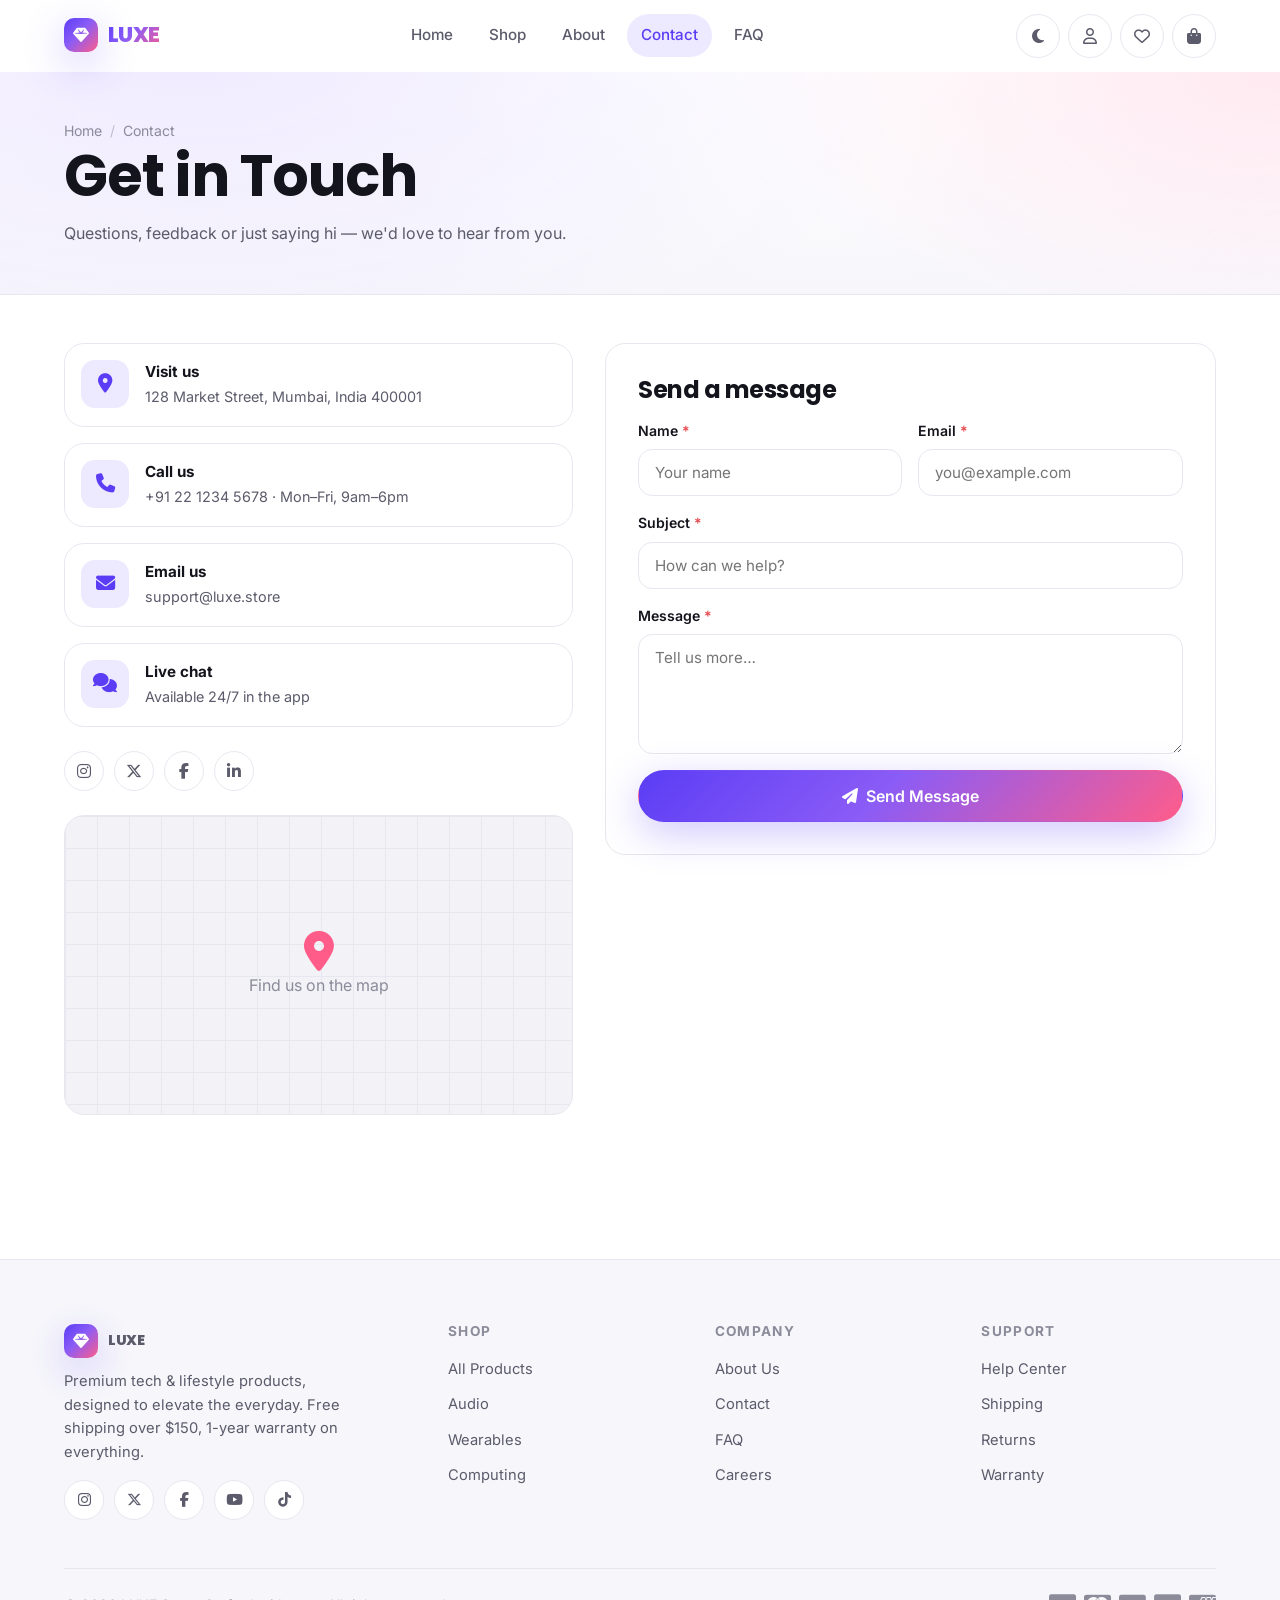
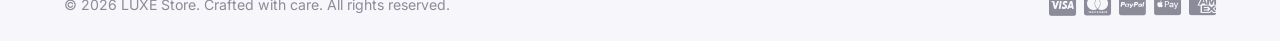
<file: contact.html>
<!DOCTYPE html>
<html lang="en">
<head>
  <meta charset="UTF-8">
  <meta name="viewport" content="width=device-width, initial-scale=1.0">
  <meta name="description" content="Contact LUXE — reach our team by form, phone or email. We reply within 24 hours.">
  <meta name="theme-color" content="#5b3df5">
  <title>Contact — LUXE</title>
  <link rel="preconnect" href="https://fonts.googleapis.com">
  <link rel="preconnect" href="https://fonts.gstatic.com" crossorigin>
  <link href="https://fonts.googleapis.com/css2?family=Inter:wght@400;500;600;700&family=Poppins:wght@500;600;700;800&display=swap" rel="stylesheet">
  <link rel="stylesheet" href="https://cdnjs.cloudflare.com/ajax/libs/font-awesome/6.5.1/css/all.min.css">
  <link rel="stylesheet" href="css/style.css">
  <link rel="stylesheet" href="css/animations.css">
  <link rel="stylesheet" href="css/responsive.css">
</head>
<body data-page="contact">
  <div class="page-loader" id="page-loader"><div class="loader-ring"></div></div>
  <div id="navbar-root"></div>

  <header class="page-head">
    <div class="container">
      <nav class="breadcrumb" aria-label="Breadcrumb"><a href="index.html">Home</a><span class="sep">/</span><span>Contact</span></nav>
      <h1>Get in Touch</h1>
      <p>Questions, feedback or just saying hi — we'd love to hear from you.</p>
    </div>
  </header>

  <main class="section-sm">
    <div class="container">
      <div class="contact-layout">
        <!-- Info -->
        <div class="contact-info" data-reveal="left">
          <div class="contact-line"><div class="ci-icon"><i class="fa-solid fa-location-dot"></i></div><div><strong>Visit us</strong><span>128 Market Street, Mumbai, India 400001</span></div></div>
          <div class="contact-line"><div class="ci-icon"><i class="fa-solid fa-phone"></i></div><div><strong>Call us</strong><span>+91 22 1234 5678 · Mon–Fri, 9am–6pm</span></div></div>
          <div class="contact-line"><div class="ci-icon"><i class="fa-solid fa-envelope"></i></div><div><strong>Email us</strong><span>support@luxe.store</span></div></div>
          <div class="contact-line"><div class="ci-icon"><i class="fa-solid fa-comments"></i></div><div><strong>Live chat</strong><span>Available 24/7 in the app</span></div></div>
          <div class="footer-social" style="margin-top:8px">
            <a href="#" aria-label="Instagram"><i class="fa-brands fa-instagram"></i></a>
            <a href="#" aria-label="Twitter"><i class="fa-brands fa-x-twitter"></i></a>
            <a href="#" aria-label="Facebook"><i class="fa-brands fa-facebook-f"></i></a>
            <a href="#" aria-label="LinkedIn"><i class="fa-brands fa-linkedin-in"></i></a>
          </div>
          <div class="map-placeholder" style="margin-top:8px"><div class="pin"><i class="fa-solid fa-location-dot"></i><div>Find us on the map</div></div></div>
        </div>

        <!-- Form -->
        <div data-reveal="right">
          <form class="summary-card" style="position:static" data-validate="contact" novalidate>
            <h3 style="margin-bottom:16px">Send a message</h3>
            <div class="two-col">
              <div class="field"><label>Name <span class="req">*</span></label><input name="name" data-rules="required" placeholder="Your name"></div>
              <div class="field"><label>Email <span class="req">*</span></label><input name="email" type="email" data-rules="required|email" placeholder="you@example.com"></div>
            </div>
            <div class="field"><label>Subject <span class="req">*</span></label><input name="subject" data-rules="required" placeholder="How can we help?"></div>
            <div class="field"><label>Message <span class="req">*</span></label><textarea name="message" data-rules="required|min:10" placeholder="Tell us more…"></textarea></div>
            <button type="submit" class="btn btn-primary btn-lg btn-block"><i class="fa-solid fa-paper-plane"></i> Send Message</button>
          </form>
        </div>
      </div>
    </div>
  </main>

  <div id="footer-root"></div>
  <script src="js/utils.js"></script>
  <script src="js/products.js"></script>
  <script src="js/cart.js"></script>
  <script src="js/wishlist.js"></script>
  <script src="js/validation.js"></script>
  <script src="js/checkout.js"></script>
  <script src="js/app.js"></script>
</body>
</html>
</file>
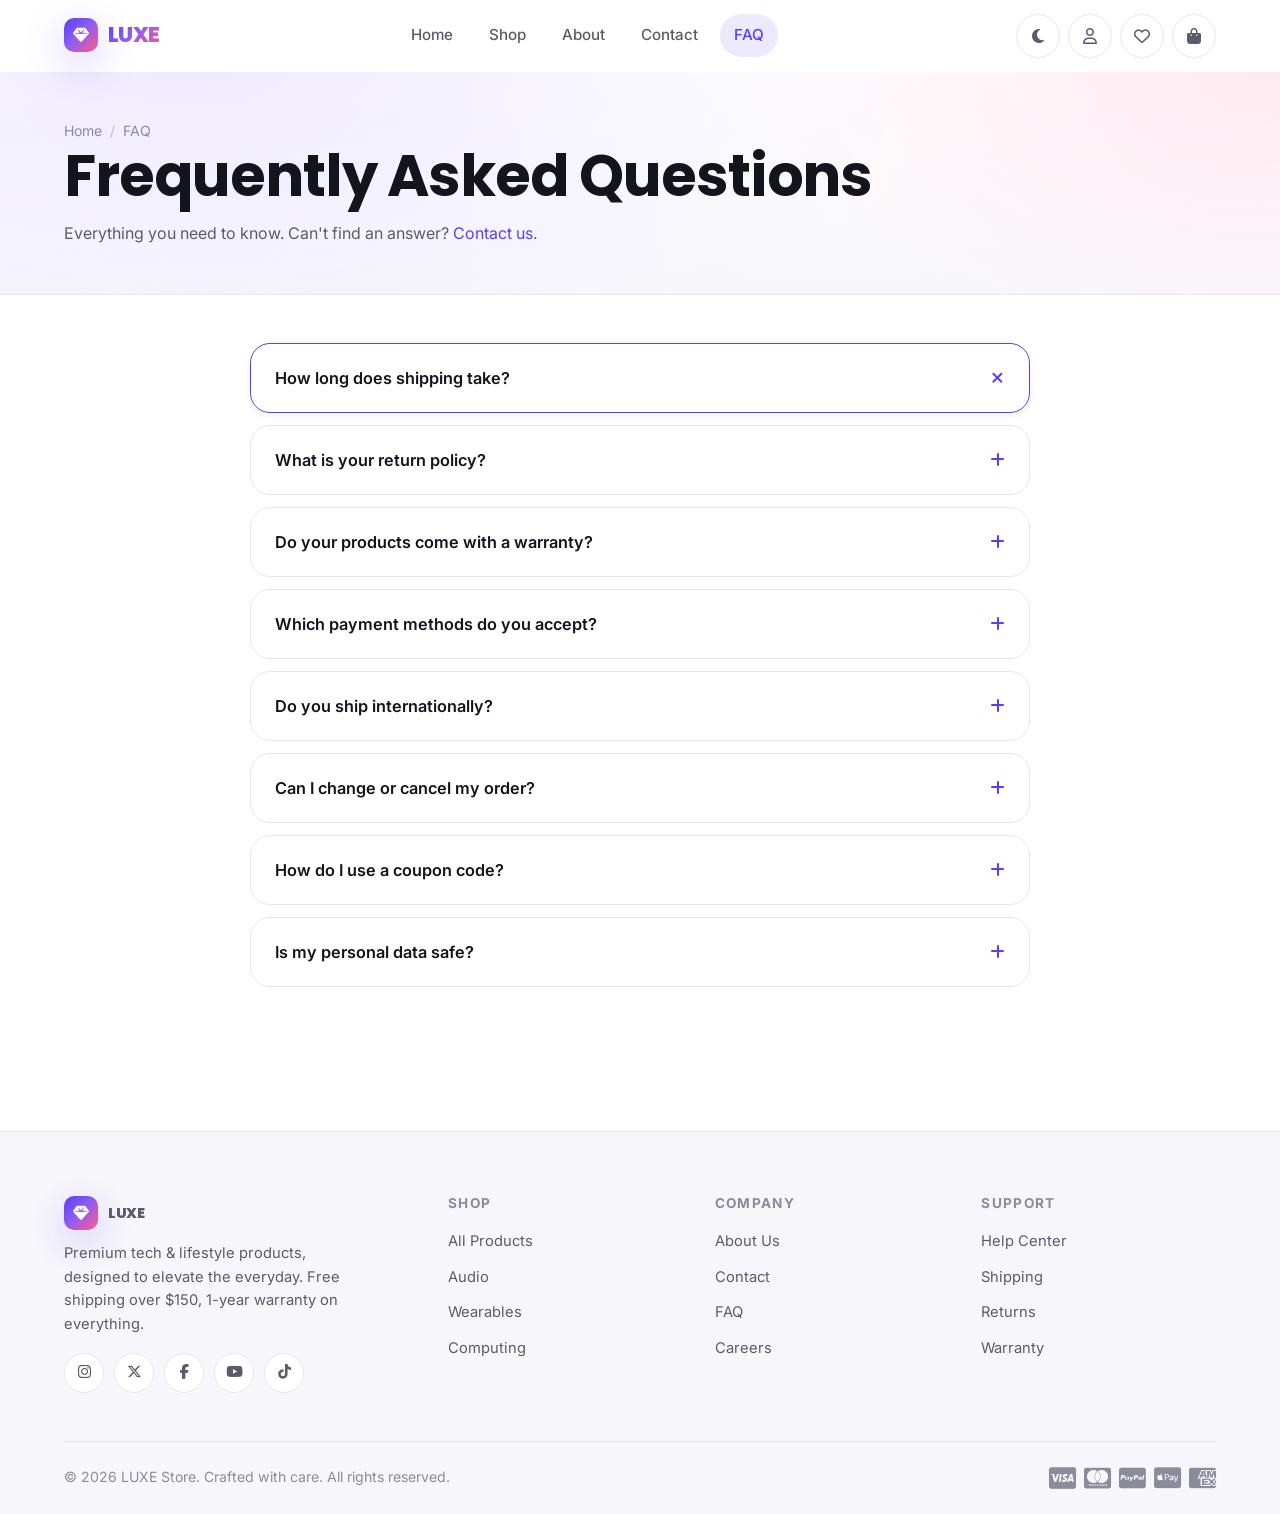
<file: faq.html>
<!DOCTYPE html>
<html lang="en">
<head>
  <meta charset="UTF-8">
  <meta name="viewport" content="width=device-width, initial-scale=1.0">
  <meta name="description" content="Frequently asked questions — shipping, returns, warranty and more at LUXE.">
  <meta name="theme-color" content="#5b3df5">
  <title>FAQ — LUXE</title>
  <link rel="preconnect" href="https://fonts.googleapis.com">
  <link rel="preconnect" href="https://fonts.gstatic.com" crossorigin>
  <link href="https://fonts.googleapis.com/css2?family=Inter:wght@400;500;600;700&family=Poppins:wght@500;600;700;800&display=swap" rel="stylesheet">
  <link rel="stylesheet" href="https://cdnjs.cloudflare.com/ajax/libs/font-awesome/6.5.1/css/all.min.css">
  <link rel="stylesheet" href="css/style.css">
  <link rel="stylesheet" href="css/animations.css">
  <link rel="stylesheet" href="css/responsive.css">
</head>
<body data-page="faq">
  <div class="page-loader" id="page-loader"><div class="loader-ring"></div></div>
  <div id="navbar-root"></div>

  <header class="page-head">
    <div class="container">
      <nav class="breadcrumb" aria-label="Breadcrumb"><a href="index.html">Home</a><span class="sep">/</span><span>FAQ</span></nav>
      <h1>Frequently Asked Questions</h1>
      <p>Everything you need to know. Can't find an answer? <a href="contact.html" style="color:var(--color-primary)">Contact us</a>.</p>
    </div>
  </header>

  <main class="section-sm">
    <div class="container">
      <div class="accordion">
        <div class="acc-item open">
          <button class="acc-head">How long does shipping take? <i class="fa-solid fa-plus"></i></button>
          <div class="acc-content"><p>Standard shipping takes 3–5 business days, and express delivery arrives in 1–2 days. Orders over $150 ship free. You'll receive a tracking link by email as soon as your order leaves our warehouse.</p></div>
        </div>
        <div class="acc-item">
          <button class="acc-head">What is your return policy? <i class="fa-solid fa-plus"></i></button>
          <div class="acc-content"><p>We offer a 30-day, no-questions-asked return policy. If you're not completely satisfied, return your item in its original condition for a full refund. Return shipping is free within the continental US.</p></div>
        </div>
        <div class="acc-item">
          <button class="acc-head">Do your products come with a warranty? <i class="fa-solid fa-plus"></i></button>
          <div class="acc-content"><p>Yes! Every LUXE product includes a 1-year limited warranty covering manufacturing defects. Extended warranty options are available at checkout for select items.</p></div>
        </div>
        <div class="acc-item">
          <button class="acc-head">Which payment methods do you accept? <i class="fa-solid fa-plus"></i></button>
          <div class="acc-content"><p>We accept all major credit and debit cards (Visa, Mastercard, Amex), PayPal, Apple Pay, Google Pay, and Cash on Delivery in selected regions. All transactions are encrypted and secure.</p></div>
        </div>
        <div class="acc-item">
          <button class="acc-head">Do you ship internationally? <i class="fa-solid fa-plus"></i></button>
          <div class="acc-content"><p>Absolutely — we ship to over 40 countries worldwide. International shipping rates and delivery times are calculated at checkout based on your destination. Duties and taxes may apply.</p></div>
        </div>
        <div class="acc-item">
          <button class="acc-head">Can I change or cancel my order? <i class="fa-solid fa-plus"></i></button>
          <div class="acc-content"><p>You can modify or cancel your order within 1 hour of placing it, before it enters processing. Just head to your account or contact our support team and we'll take care of it right away.</p></div>
        </div>
        <div class="acc-item">
          <button class="acc-head">How do I use a coupon code? <i class="fa-solid fa-plus"></i></button>
          <div class="acc-content"><p>Enter your coupon code in the "Coupon code" box on the cart page and hit Apply. The discount will be reflected instantly in your order summary. Try codes like LUXE10 or WELCOME15!</p></div>
        </div>
        <div class="acc-item">
          <button class="acc-head">Is my personal data safe? <i class="fa-solid fa-plus"></i></button>
          <div class="acc-content"><p>Your privacy is our priority. We use industry-standard SSL encryption and never sell your data. Read our full Privacy Policy for details on how we collect, use and protect your information.</p></div>
        </div>
      </div>
    </div>
  </main>

  <div id="footer-root"></div>
  <script src="js/utils.js"></script>
  <script src="js/products.js"></script>
  <script src="js/cart.js"></script>
  <script src="js/wishlist.js"></script>
  <script src="js/validation.js"></script>
  <script src="js/checkout.js"></script>
  <script src="js/app.js"></script>
</body>
</html>
</file>
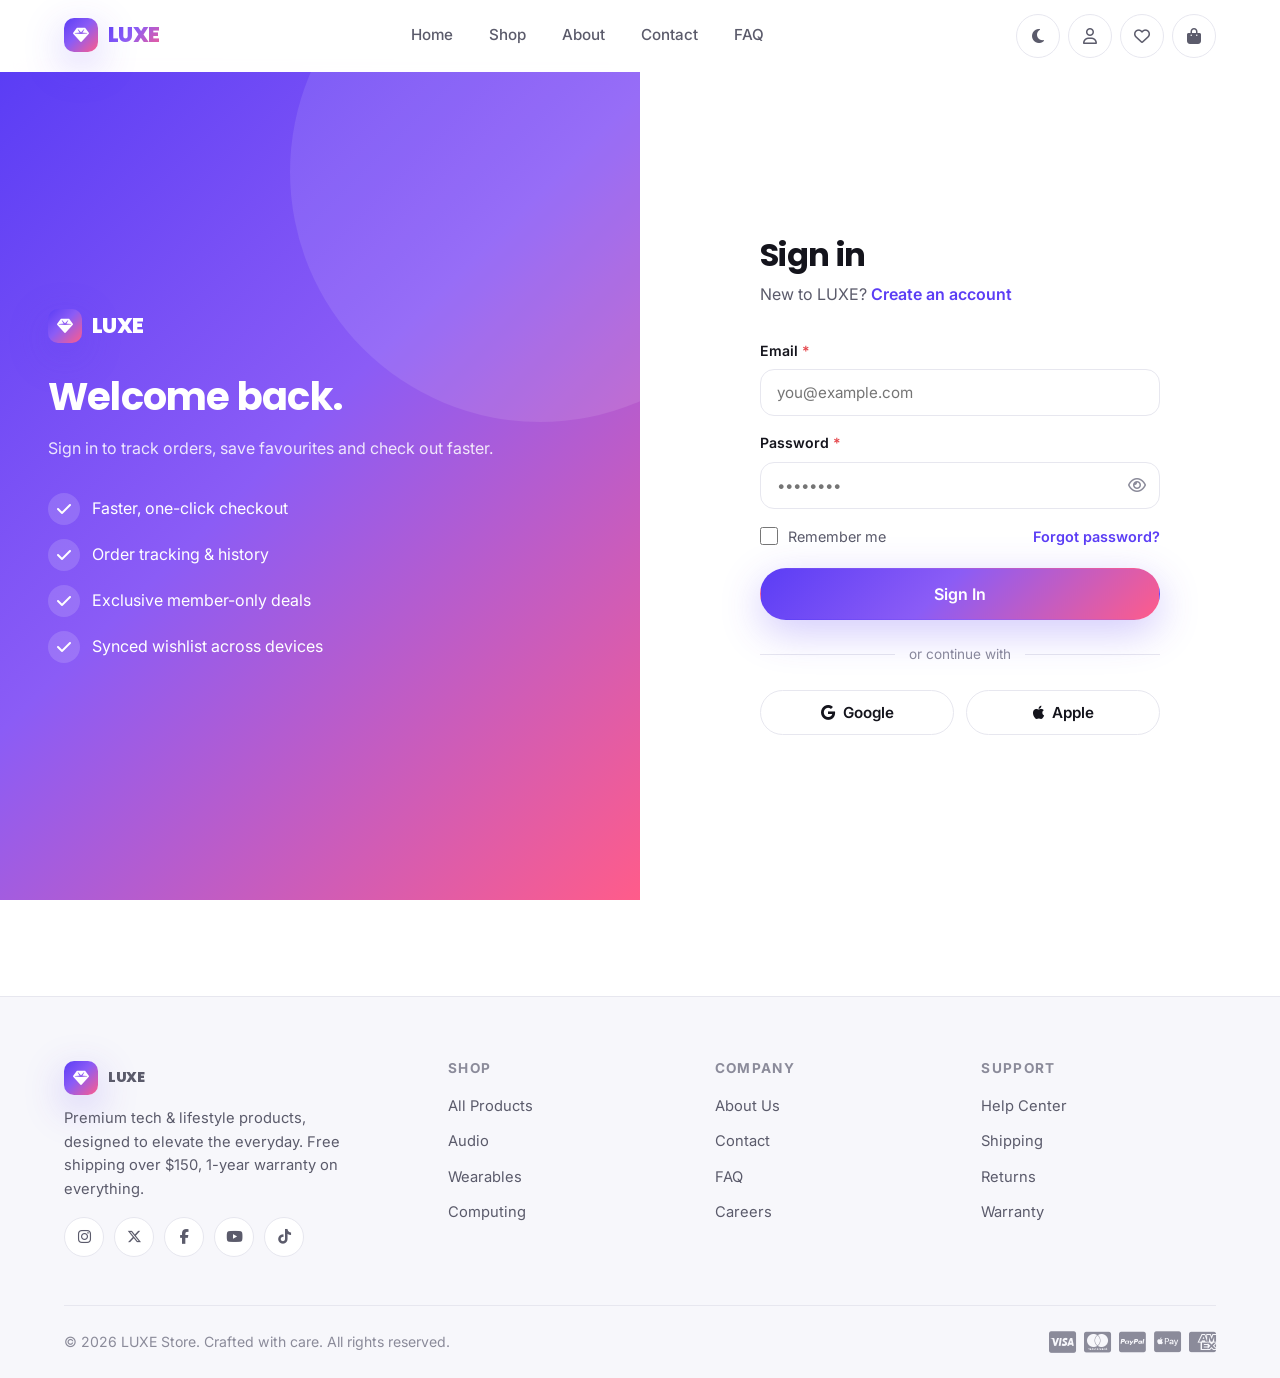
<file: login.html>
<!DOCTYPE html>
<html lang="en">
<head>
  <meta charset="UTF-8">
  <meta name="viewport" content="width=device-width, initial-scale=1.0">
  <meta name="description" content="Sign in to your LUXE account.">
  <meta name="theme-color" content="#5b3df5">
  <title>Sign In — LUXE</title>
  <link rel="preconnect" href="https://fonts.googleapis.com">
  <link rel="preconnect" href="https://fonts.gstatic.com" crossorigin>
  <link href="https://fonts.googleapis.com/css2?family=Inter:wght@400;500;600;700&family=Poppins:wght@500;600;700;800&display=swap" rel="stylesheet">
  <link rel="stylesheet" href="https://cdnjs.cloudflare.com/ajax/libs/font-awesome/6.5.1/css/all.min.css">
  <link rel="stylesheet" href="css/style.css">
  <link rel="stylesheet" href="css/animations.css">
  <link rel="stylesheet" href="css/responsive.css">
</head>
<body data-page="login">
  <div class="page-loader" id="page-loader"><div class="loader-ring"></div></div>
  <div id="navbar-root"></div>

  <main>
    <div class="auth-wrap">
      <aside class="auth-visual">
        <a class="brand" href="index.html" style="color:#fff;margin-bottom:32px"><span class="brand-mark"><i class="fa-solid fa-gem"></i></span> LUXE</a>
        <h2>Welcome back.</h2>
        <p>Sign in to track orders, save favourites and check out faster.</p>
        <ul>
          <li><i class="fa-solid fa-check"></i> Faster, one-click checkout</li>
          <li><i class="fa-solid fa-check"></i> Order tracking & history</li>
          <li><i class="fa-solid fa-check"></i> Exclusive member-only deals</li>
          <li><i class="fa-solid fa-check"></i> Synced wishlist across devices</li>
        </ul>
      </aside>

      <div class="auth-form-wrap">
        <div class="auth-card">
          <h1>Sign in</h1>
          <p>New to LUXE? <a href="register.html" style="color:var(--color-primary);font-weight:600">Create an account</a></p>

          <form data-validate="login" novalidate>
            <div class="field"><label>Email <span class="req">*</span></label><input name="email" type="email" data-rules="required|email" placeholder="you@example.com"></div>
            <div class="field">
              <label>Password <span class="req">*</span></label>
              <div class="input-group"><input name="password" type="password" data-rules="required|min:6" placeholder="••••••••"><button type="button" class="toggle-pass" aria-label="Show password"><i class="fa-regular fa-eye"></i></button></div>
            </div>
            <div style="display:flex;justify-content:space-between;align-items:center;margin-bottom:20px">
              <label class="checkbox"><input type="checkbox" name="remember"> Remember me</label>
              <a href="#" style="color:var(--color-primary);font-size:.9rem;font-weight:600">Forgot password?</a>
            </div>
            <button type="submit" class="btn btn-primary btn-lg btn-block">Sign In</button>
          </form>

          <div class="auth-divider">or continue with</div>
          <div class="social-auth">
            <button class="btn btn-outline"><i class="fa-brands fa-google"></i> Google</button>
            <button class="btn btn-outline"><i class="fa-brands fa-apple"></i> Apple</button>
          </div>
        </div>
      </div>
    </div>
  </main>

  <div id="footer-root"></div>
  <script src="js/utils.js"></script>
  <script src="js/products.js"></script>
  <script src="js/cart.js"></script>
  <script src="js/wishlist.js"></script>
  <script src="js/validation.js"></script>
  <script src="js/checkout.js"></script>
  <script src="js/app.js"></script>
</body>
</html>
</file>
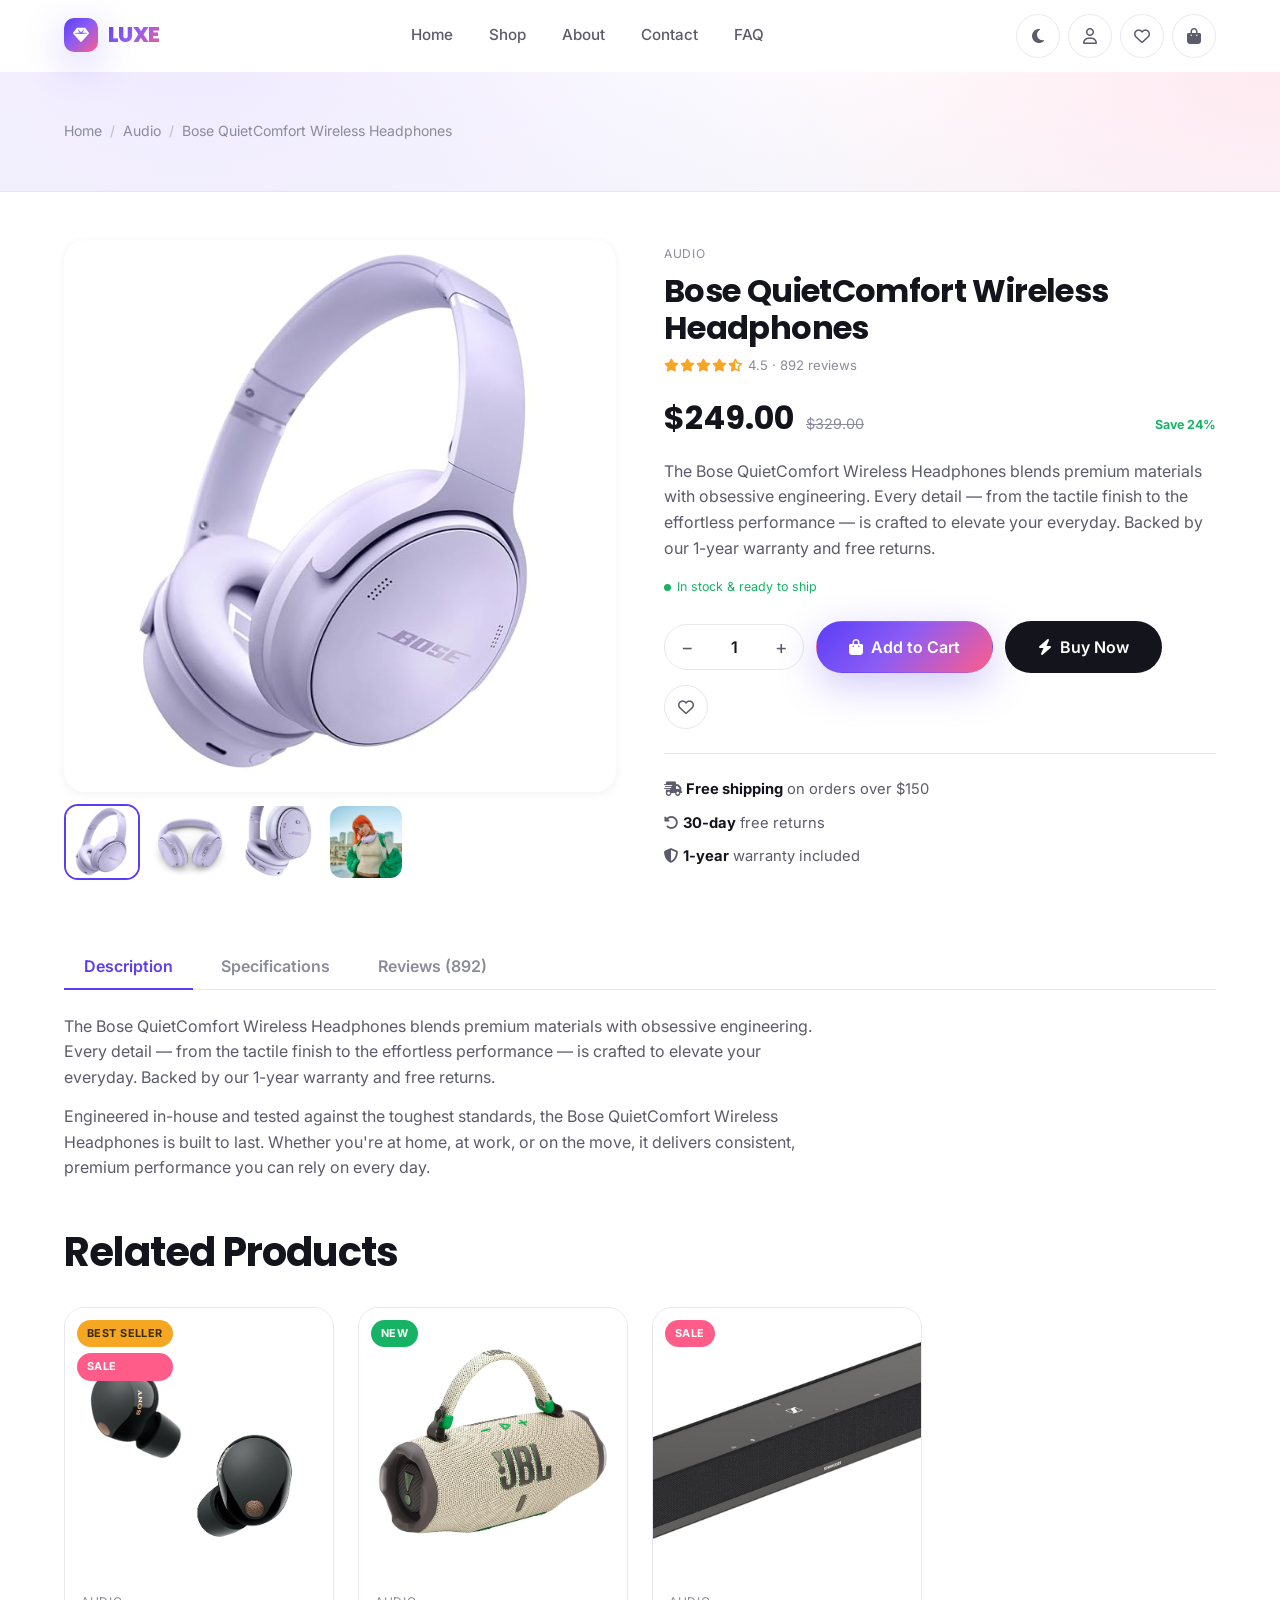
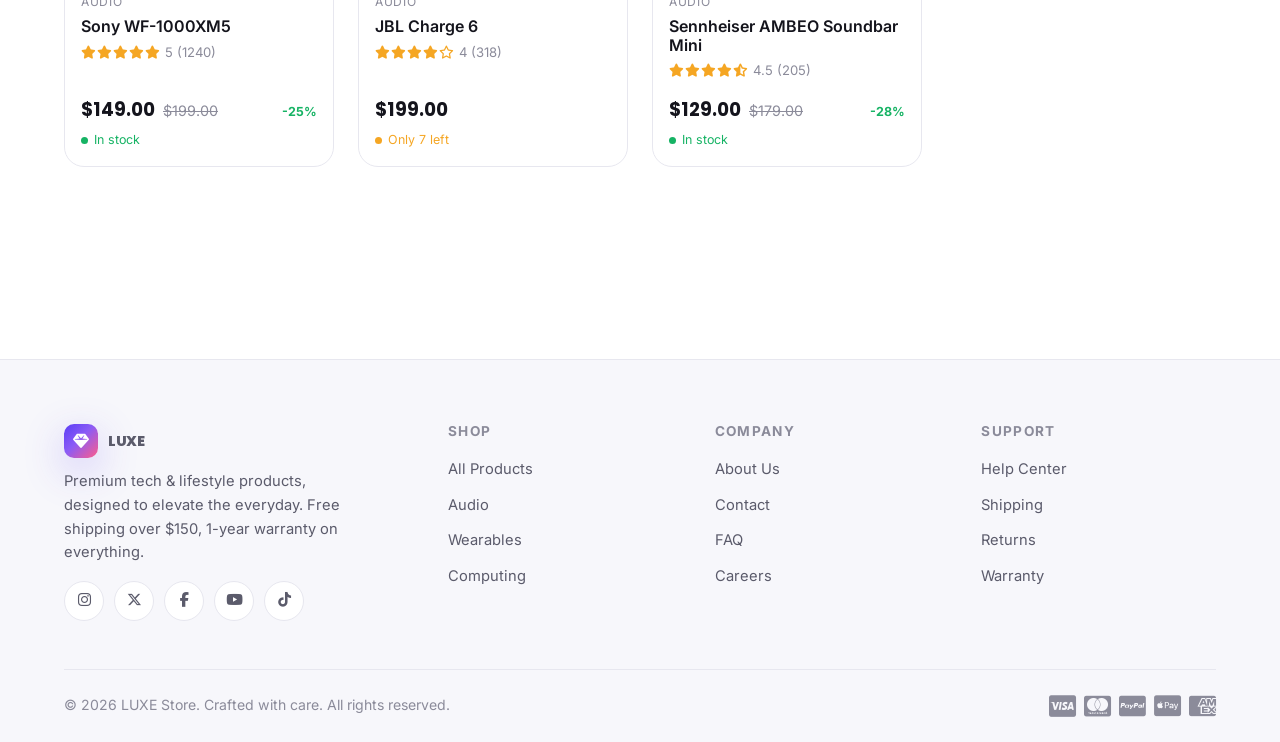
<file: product.html>
<!DOCTYPE html>
<html lang="en">
<head>
  <meta charset="UTF-8">
  <meta name="viewport" content="width=device-width, initial-scale=1.0">
  <meta name="description" content="Product details — LUXE premium store.">
  <meta name="theme-color" content="#5b3df5">
  <title>Product — LUXE</title>
  <link rel="preconnect" href="https://fonts.googleapis.com">
  <link rel="preconnect" href="https://fonts.gstatic.com" crossorigin>
  <link href="https://fonts.googleapis.com/css2?family=Inter:wght@400;500;600;700&family=Poppins:wght@500;600;700;800&display=swap" rel="stylesheet">
  <link rel="stylesheet" href="https://cdnjs.cloudflare.com/ajax/libs/font-awesome/6.5.1/css/all.min.css">
  <link rel="stylesheet" href="css/style.css">
  <link rel="stylesheet" href="css/animations.css">
  <link rel="stylesheet" href="css/responsive.css">
</head>
<body data-page="product">
  <div class="page-loader" id="page-loader"><div class="loader-ring"></div></div>
  <div id="navbar-root"></div>

  <header class="page-head">
    <div class="container">
      <nav class="breadcrumb" id="product-breadcrumb" aria-label="Breadcrumb"></nav>
    </div>
  </header>

  <main class="section-sm">
    <div class="container">
      <div id="product-root"></div>
    </div>
  </main>

  <div id="footer-root"></div>
  <script src="js/utils.js"></script>
  <script src="js/products.js"></script>
  <script src="js/cart.js"></script>
  <script src="js/wishlist.js"></script>
  <script src="js/validation.js"></script>
  <script src="js/checkout.js"></script>
  <script src="js/app.js"></script>
</body>
</html>
</file>
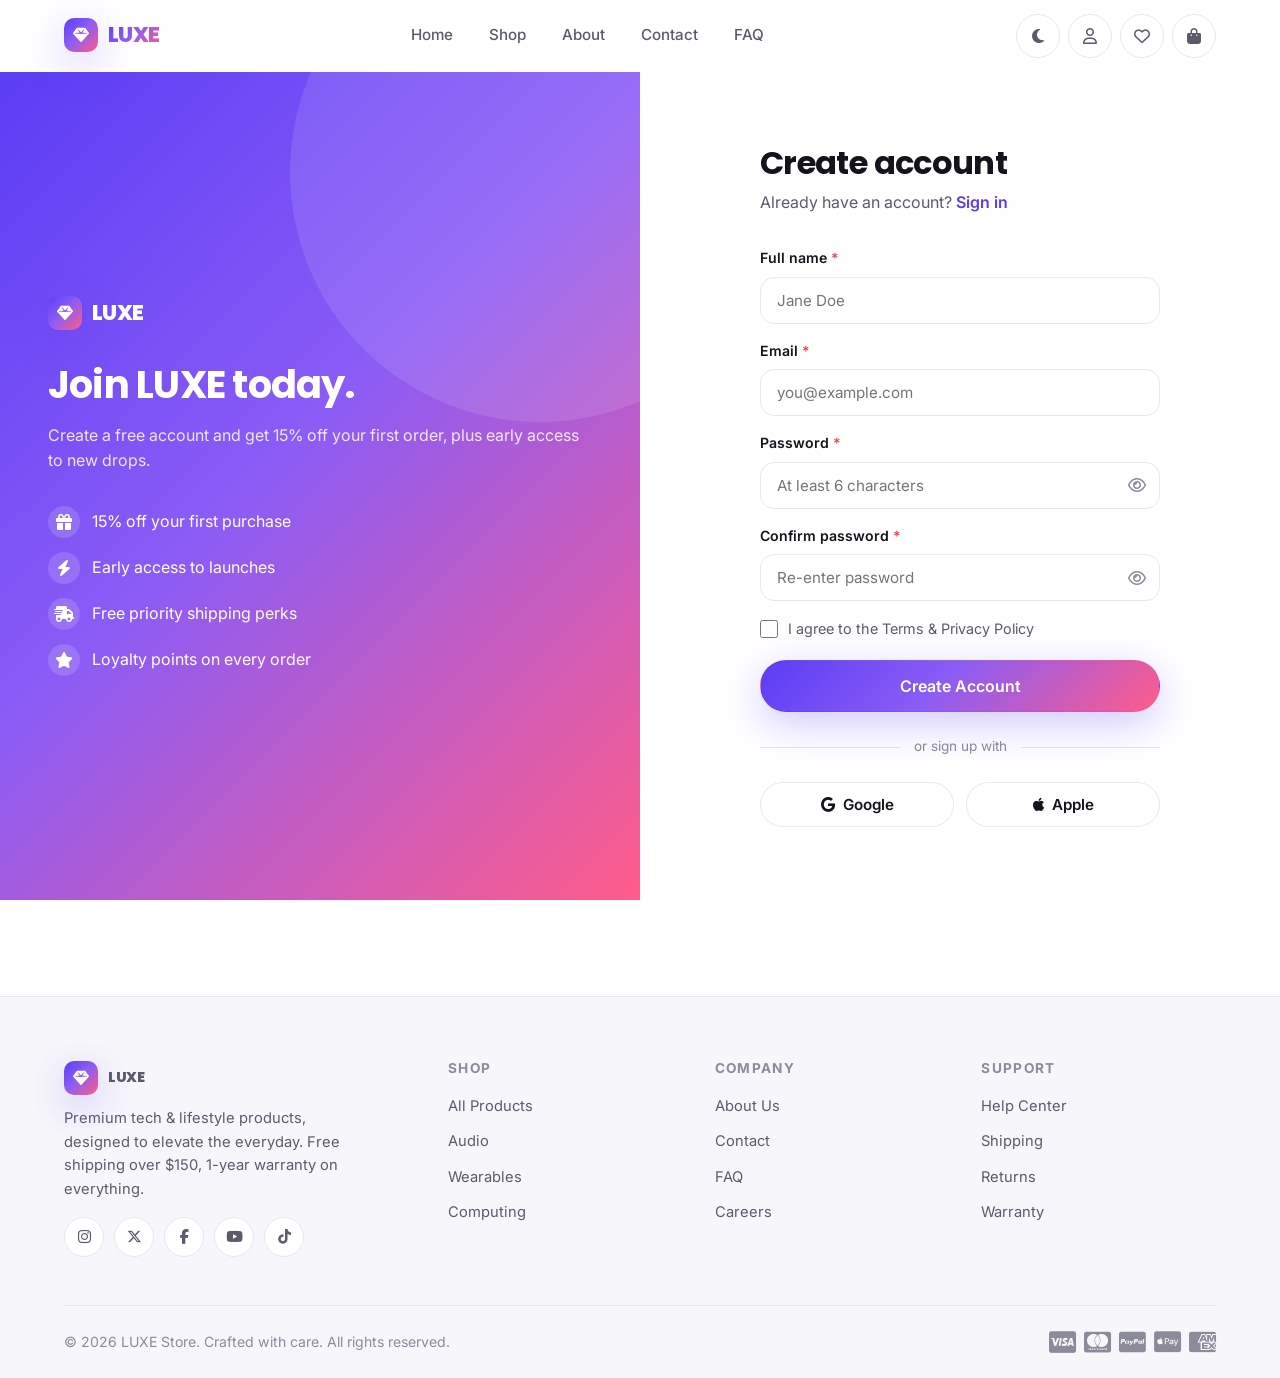
<file: register.html>
<!DOCTYPE html>
<html lang="en">
<head>
  <meta charset="UTF-8">
  <meta name="viewport" content="width=device-width, initial-scale=1.0">
  <meta name="description" content="Create your LUXE account and unlock member benefits.">
  <meta name="theme-color" content="#5b3df5">
  <title>Create Account — LUXE</title>
  <link rel="preconnect" href="https://fonts.googleapis.com">
  <link rel="preconnect" href="https://fonts.gstatic.com" crossorigin>
  <link href="https://fonts.googleapis.com/css2?family=Inter:wght@400;500;600;700&family=Poppins:wght@500;600;700;800&display=swap" rel="stylesheet">
  <link rel="stylesheet" href="https://cdnjs.cloudflare.com/ajax/libs/font-awesome/6.5.1/css/all.min.css">
  <link rel="stylesheet" href="css/style.css">
  <link rel="stylesheet" href="css/animations.css">
  <link rel="stylesheet" href="css/responsive.css">
</head>
<body data-page="register">
  <div class="page-loader" id="page-loader"><div class="loader-ring"></div></div>
  <div id="navbar-root"></div>

  <main>
    <div class="auth-wrap">
      <aside class="auth-visual">
        <a class="brand" href="index.html" style="color:#fff;margin-bottom:32px"><span class="brand-mark"><i class="fa-solid fa-gem"></i></span> LUXE</a>
        <h2>Join LUXE today.</h2>
        <p>Create a free account and get 15% off your first order, plus early access to new drops.</p>
        <ul>
          <li><i class="fa-solid fa-gift"></i> 15% off your first purchase</li>
          <li><i class="fa-solid fa-bolt"></i> Early access to launches</li>
          <li><i class="fa-solid fa-truck-fast"></i> Free priority shipping perks</li>
          <li><i class="fa-solid fa-star"></i> Loyalty points on every order</li>
        </ul>
      </aside>

      <div class="auth-form-wrap">
        <div class="auth-card">
          <h1>Create account</h1>
          <p>Already have an account? <a href="login.html" style="color:var(--color-primary);font-weight:600">Sign in</a></p>

          <form data-validate="register" novalidate>
            <div class="field"><label>Full name <span class="req">*</span></label><input name="name" data-rules="required|min:2" placeholder="Jane Doe"></div>
            <div class="field"><label>Email <span class="req">*</span></label><input name="email" type="email" data-rules="required|email" placeholder="you@example.com"></div>
            <div class="field">
              <label>Password <span class="req">*</span></label>
              <div class="input-group"><input id="reg-pass" name="password" type="password" data-rules="required|min:6" placeholder="At least 6 characters"><button type="button" class="toggle-pass" aria-label="Show password"><i class="fa-regular fa-eye"></i></button></div>
            </div>
            <div class="field">
              <label>Confirm password <span class="req">*</span></label>
              <div class="input-group"><input name="confirm" type="password" data-rules="required|match:reg-pass:Passwords" placeholder="Re-enter password"><button type="button" class="toggle-pass" aria-label="Show password"><i class="fa-regular fa-eye"></i></button></div>
            </div>
            <label class="checkbox" style="margin-bottom:20px"><input type="checkbox" name="terms" data-rules="checked"> I agree to the Terms & Privacy Policy</label>
            <button type="submit" class="btn btn-primary btn-lg btn-block">Create Account</button>
          </form>

          <div class="auth-divider">or sign up with</div>
          <div class="social-auth">
            <button class="btn btn-outline"><i class="fa-brands fa-google"></i> Google</button>
            <button class="btn btn-outline"><i class="fa-brands fa-apple"></i> Apple</button>
          </div>
        </div>
      </div>
    </div>
  </main>

  <div id="footer-root"></div>
  <script src="js/utils.js"></script>
  <script src="js/products.js"></script>
  <script src="js/cart.js"></script>
  <script src="js/wishlist.js"></script>
  <script src="js/validation.js"></script>
  <script src="js/checkout.js"></script>
  <script src="js/app.js"></script>
</body>
</html>
</file>
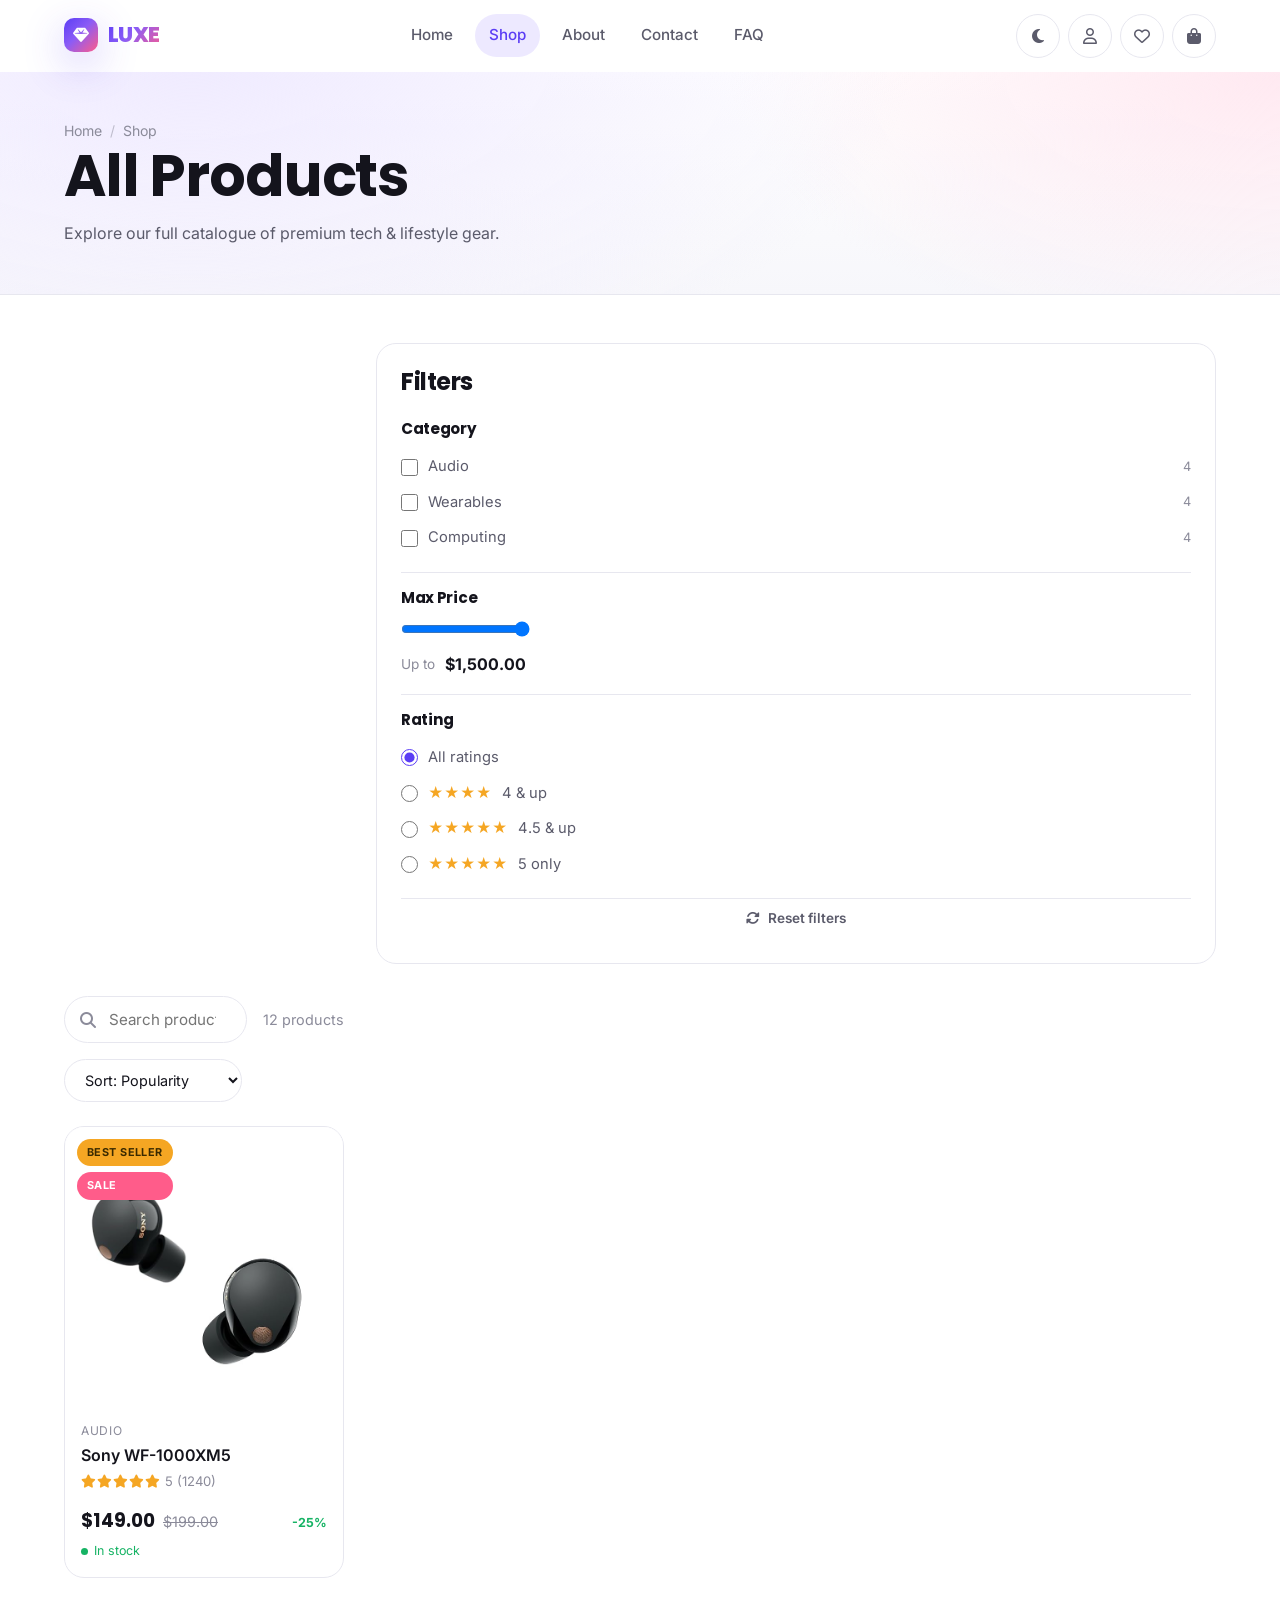
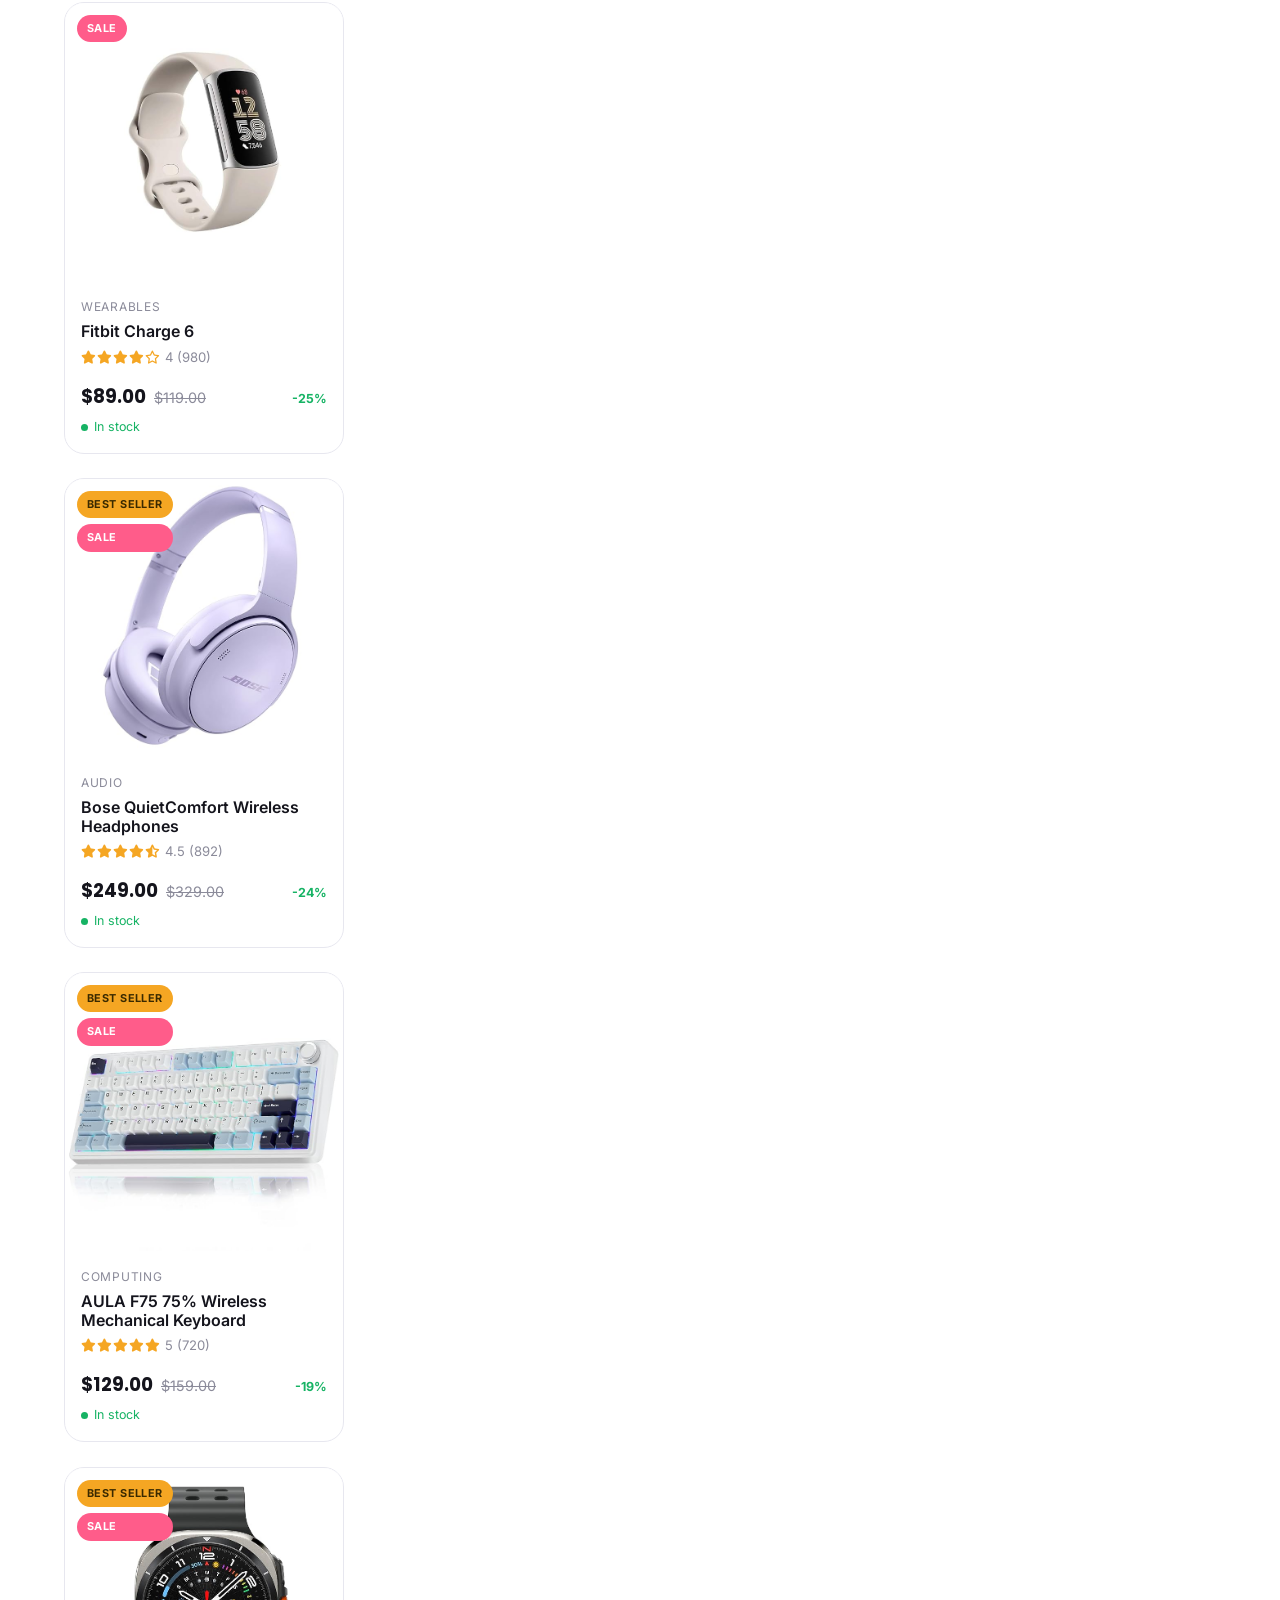
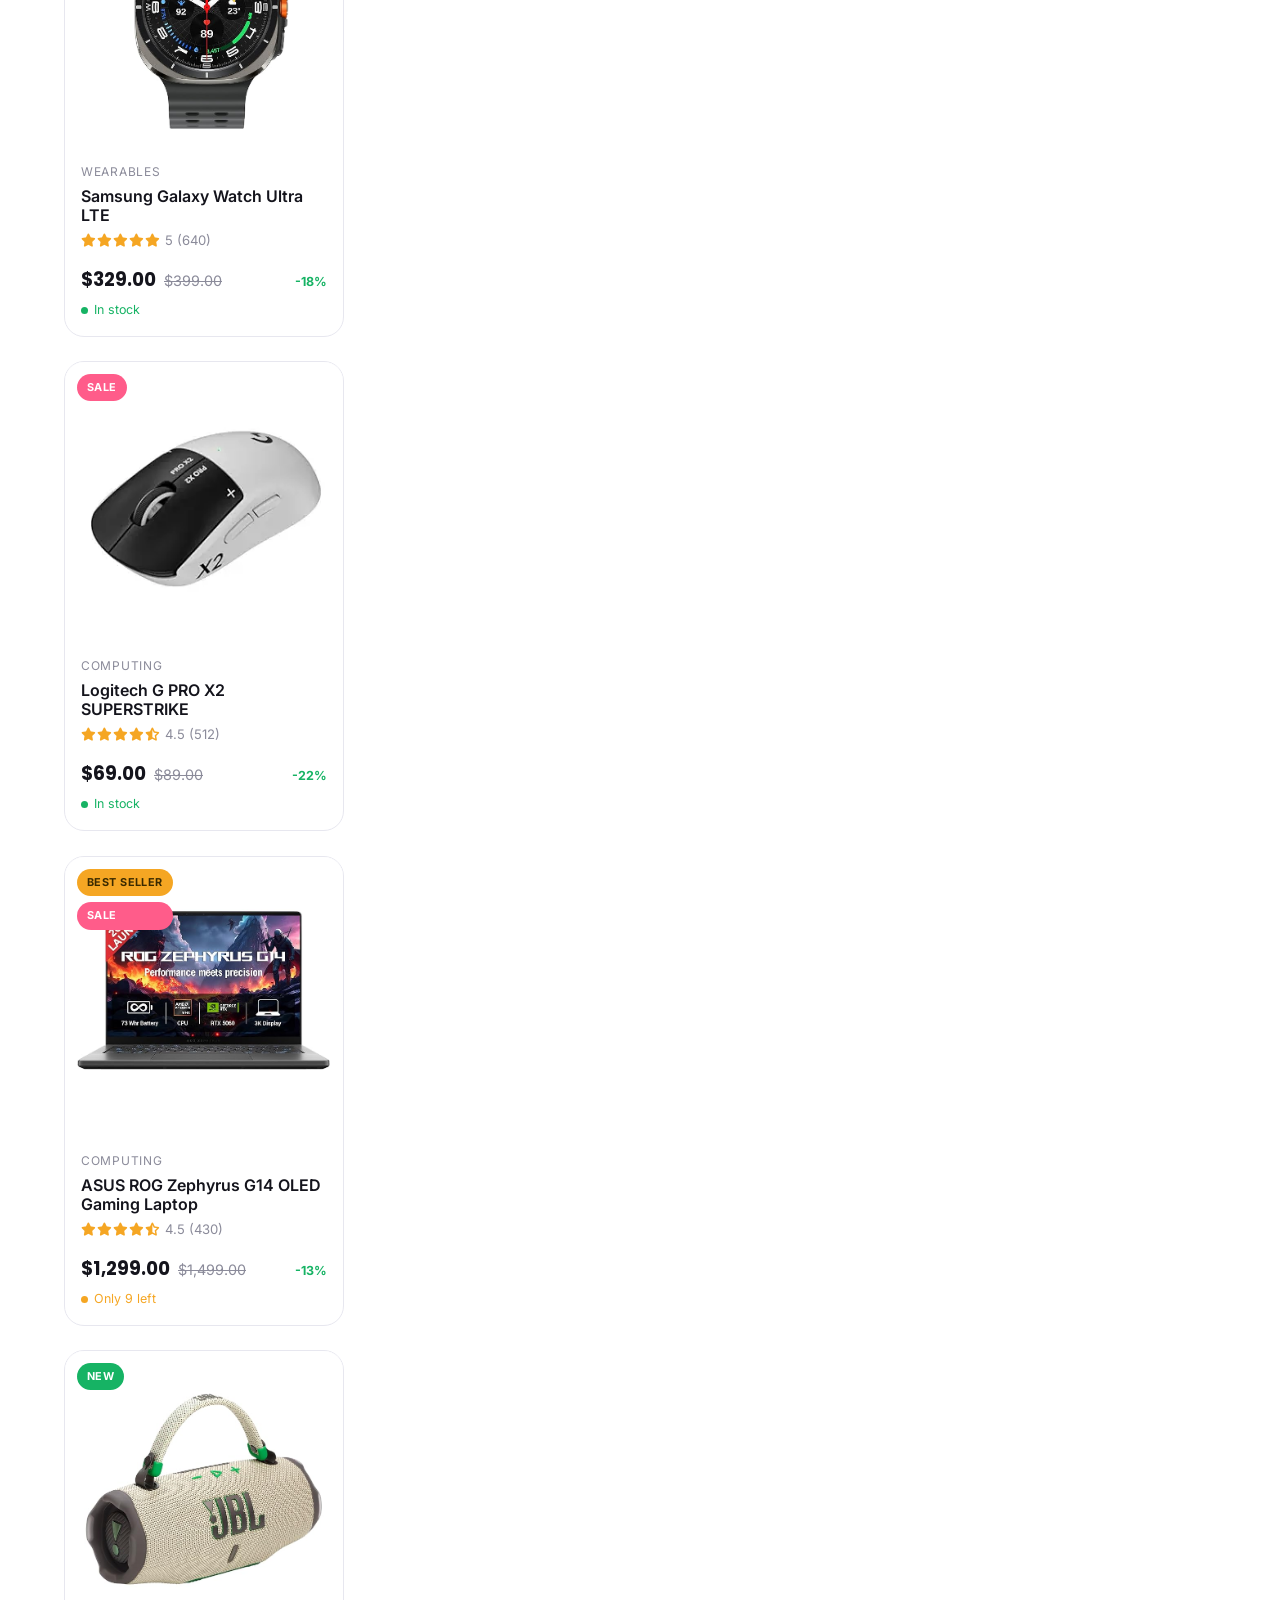
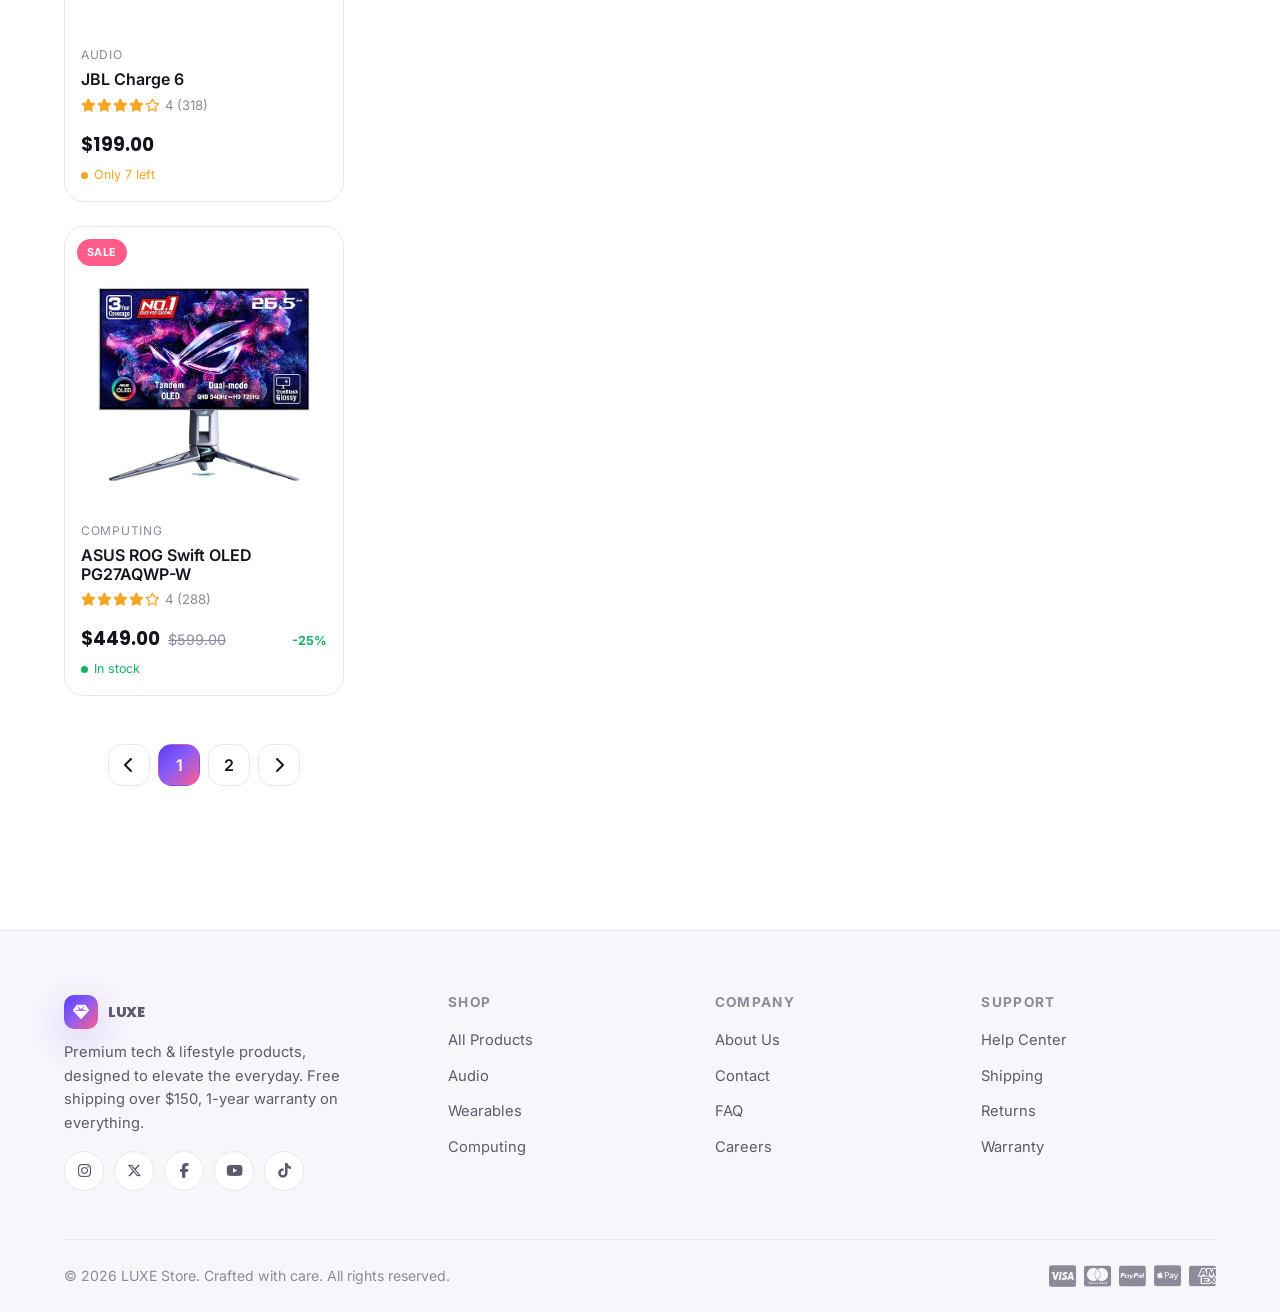
<file: shop.html>
<!DOCTYPE html>
<html lang="en">
<head>
  <meta charset="UTF-8">
  <meta name="viewport" content="width=device-width, initial-scale=1.0">
  <meta name="description" content="Shop all LUXE products — filter by category, price and rating. Premium audio, wearables, computing and more.">
  <meta name="theme-color" content="#5b3df5">
  <title>Shop — LUXE</title>
  <link rel="preconnect" href="https://fonts.googleapis.com">
  <link rel="preconnect" href="https://fonts.gstatic.com" crossorigin>
  <link href="https://fonts.googleapis.com/css2?family=Inter:wght@400;500;600;700&family=Poppins:wght@500;600;700;800&display=swap" rel="stylesheet">
  <link rel="stylesheet" href="https://cdnjs.cloudflare.com/ajax/libs/font-awesome/6.5.1/css/all.min.css">
  <link rel="stylesheet" href="css/style.css">
  <link rel="stylesheet" href="css/animations.css">
  <link rel="stylesheet" href="css/responsive.css">
</head>
<body data-page="shop">
  <div class="page-loader" id="page-loader"><div class="loader-ring"></div></div>
  <div id="navbar-root"></div>

  <header class="page-head">
    <div class="container">
      <nav class="breadcrumb" aria-label="Breadcrumb">
        <a href="index.html">Home</a><span class="sep">/</span><span>Shop</span>
      </nav>
      <h1>All Products</h1>
      <p>Explore our full catalogue of premium tech & lifestyle gear.</p>
    </div>
  </header>

  <main class="section-sm">
    <div class="container">
      <div class="shop-layout">
        <!-- Sidebar filter -->
        <div class="filter-backdrop" id="filter-backdrop"></div>
        <aside class="filter-sidebar" id="filter-sidebar">
          <div class="drawer-head" style="display:flex;justify-content:space-between;align-items:center;margin-bottom:8px">
            <h3 style="margin:0">Filters</h3>
            <button class="icon-btn filter-toggle-mobile" id="filter-close" aria-label="Close filters"><i class="fa-solid fa-xmark"></i></button>
          </div>

          <div class="filter-group">
            <h4>Category</h4>
            <div id="filter-cats"></div>
          </div>

          <div class="filter-group">
            <h4>Max Price</h4>
            <input type="range" id="price-range" min="20" max="1500" value="1500" step="10">
            <div class="price-range"><span style="font-size:.85rem;color:var(--color-text-mute)">Up to</span> <strong id="price-label">$1,500.00</strong></div>
          </div>

          <div class="filter-group">
            <h4>Rating</h4>
            <label class="filter-option"><input type="radio" name="rating-filter" value="0" checked> All ratings</label>
            <label class="filter-option"><input type="radio" name="rating-filter" value="4"> <span class="stars">★★★★</span> 4 & up</label>
            <label class="filter-option"><input type="radio" name="rating-filter" value="4.5"> <span class="stars">★★★★★</span> 4.5 & up</label>
            <label class="filter-option"><input type="radio" name="rating-filter" value="5"> <span class="stars">★★★★★</span> 5 only</label>
          </div>

          <a href="shop.html" class="btn btn-ghost btn-block btn-sm"><i class="fa-solid fa-rotate"></i> Reset filters</a>
        </aside>

        <!-- Product area -->
        <div>
          <div class="shop-toolbar">
            <button class="btn btn-outline btn-sm filter-toggle-mobile" id="filter-toggle"><i class="fa-solid fa-sliders"></i> Filters</button>
            <div class="shop-search">
              <i class="fa-solid fa-magnifying-glass"></i>
              <input class="input" id="shop-search-input" type="search" placeholder="Search products…" aria-label="Search products">
            </div>
            <span class="result-count" id="result-count"></span>
            <select class="sort-select" id="sort-select" aria-label="Sort by">
              <option value="popular">Sort: Popularity</option>
              <option value="newest">Sort: Newest</option>
              <option value="price-low">Price: Low to High</option>
              <option value="price-high">Price: High to Low</option>
              <option value="rating">Sort: Top Rated</option>
            </select>
          </div>

          <div class="products-grid" id="shop-grid"></div>
          <div class="pagination" id="pagination"></div>
        </div>
      </div>
    </div>
  </main>

  <div id="footer-root"></div>
  <script src="js/utils.js"></script>
  <script src="js/products.js"></script>
  <script src="js/cart.js"></script>
  <script src="js/wishlist.js"></script>
  <script src="js/validation.js"></script>
  <script src="js/checkout.js"></script>
  <script src="js/app.js"></script>
</body>
</html>
</file>
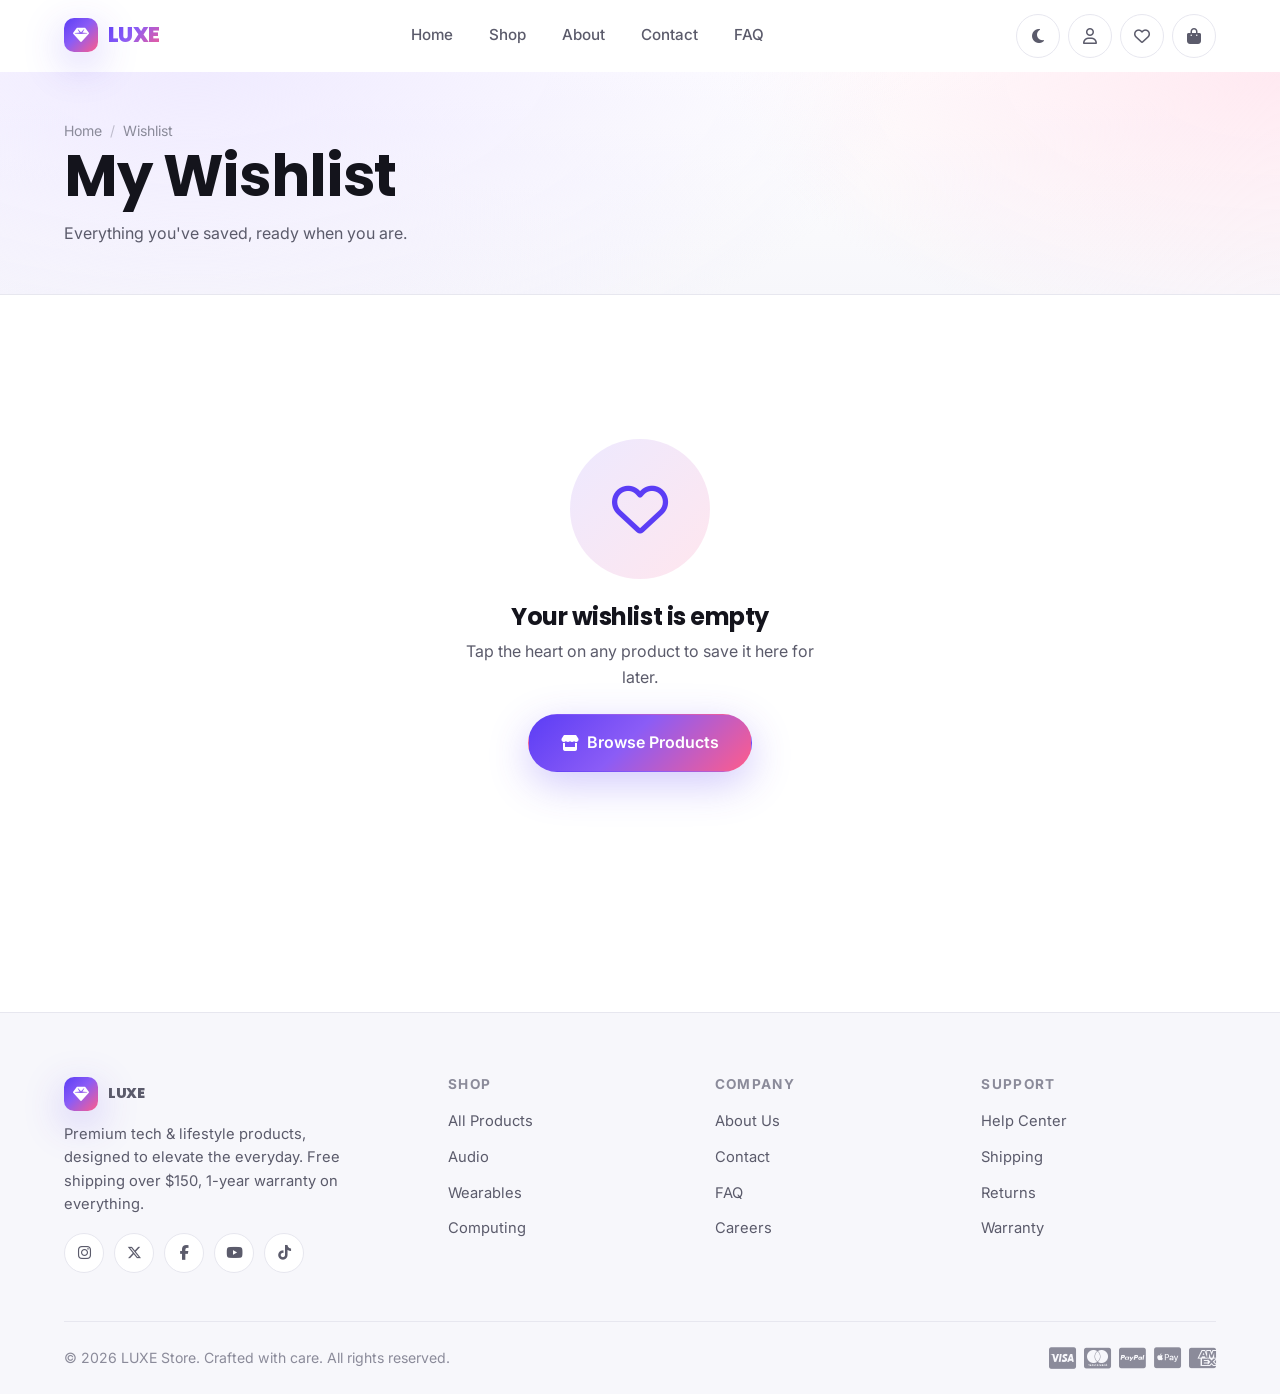
<file: wishlist.html>
<!DOCTYPE html>
<html lang="en">
<head>
  <meta charset="UTF-8">
  <meta name="viewport" content="width=device-width, initial-scale=1.0">
  <meta name="description" content="Your saved products — LUXE wishlist.">
  <meta name="theme-color" content="#5b3df5">
  <title>Wishlist — LUXE</title>
  <link rel="preconnect" href="https://fonts.googleapis.com">
  <link rel="preconnect" href="https://fonts.gstatic.com" crossorigin>
  <link href="https://fonts.googleapis.com/css2?family=Inter:wght@400;500;600;700&family=Poppins:wght@500;600;700;800&display=swap" rel="stylesheet">
  <link rel="stylesheet" href="https://cdnjs.cloudflare.com/ajax/libs/font-awesome/6.5.1/css/all.min.css">
  <link rel="stylesheet" href="css/style.css">
  <link rel="stylesheet" href="css/animations.css">
  <link rel="stylesheet" href="css/responsive.css">
</head>
<body data-page="wishlist">
  <div class="page-loader" id="page-loader"><div class="loader-ring"></div></div>
  <div id="navbar-root"></div>

  <header class="page-head">
    <div class="container">
      <nav class="breadcrumb" aria-label="Breadcrumb"><a href="index.html">Home</a><span class="sep">/</span><span>Wishlist</span></nav>
      <h1>My Wishlist</h1>
      <p>Everything you've saved, ready when you are.</p>
    </div>
  </header>

  <main class="section-sm">
    <div class="container">
      <div id="wishlist-root"></div>
    </div>
  </main>

  <div id="footer-root"></div>
  <script src="js/utils.js"></script>
  <script src="js/products.js"></script>
  <script src="js/cart.js"></script>
  <script src="js/wishlist.js"></script>
  <script src="js/validation.js"></script>
  <script src="js/checkout.js"></script>
  <script src="js/app.js"></script>
</body>
</html>
</file>
<file: css/style.css>
/* =====================================================================
   LUXE — Premium E-commerce  |  style.css (core styles)
   Design system: tokens, layout, components
   ===================================================================== */

/* ------------------------------------------------------------------ */
/* 1. Design Tokens (CSS Custom Properties)                            */
/* ------------------------------------------------------------------ */
:root {
  /* Brand palette */
  --color-primary: #5b3df5;
  --color-primary-dark: #4324d6;
  --color-primary-soft: #ede9ff;
  --color-accent: #ff5c8a;
  --color-accent-soft: #ffe6ee;
  --color-success: #16b364;
  --color-warning: #f5a623;
  --color-danger: #e5484d;

  /* Neutrals */
  --color-bg: #ffffff;
  --color-bg-alt: #f7f7fb;
  --color-surface: #ffffff;
  --color-surface-2: #f2f2f7;
  --color-border: #e7e7ef;
  --color-text: #14141c;
  --color-text-soft: #5b5b6b;
  --color-text-mute: #8b8b9a;

  /* Gradients */
  --gradient-hero: radial-gradient(1200px 600px at 15% -10%, #efeaff 0%, rgba(239,234,255,0) 60%),
                   radial-gradient(1000px 500px at 100% 0%, #ffe9f1 0%, rgba(255,233,241,0) 55%),
                   linear-gradient(180deg, #ffffff 0%, #f7f7fb 100%);
  --gradient-brand: linear-gradient(135deg, #5b3df5 0%, #8b5cf6 45%, #ff5c8a 100%);
  --gradient-soft: linear-gradient(135deg, #ede9ff 0%, #ffe6ee 100%);

  /* Elevation */
  --shadow-xs: 0 1px 2px rgba(20, 20, 28, .06);
  --shadow-sm: 0 2px 8px rgba(20, 20, 28, .06);
  --shadow-md: 0 8px 24px rgba(20, 20, 28, .08);
  --shadow-lg: 0 18px 50px rgba(20, 20, 28, .12);
  --shadow-glow: 0 12px 40px rgba(91, 61, 245, .28);

  /* Radii */
  --radius-sm: 10px;
  --radius: 14px;
  --radius-lg: 20px;
  --radius-xl: 28px;
  --radius-pill: 999px;

  /* Typography */
  --font-sans: 'Inter', 'Poppins', system-ui, -apple-system, Segoe UI, Roboto, sans-serif;
  --font-display: 'Poppins', 'Inter', system-ui, sans-serif;

  /* Spacing scale */
  --space-1: 4px; --space-2: 8px; --space-3: 12px; --space-4: 16px;
  --space-5: 24px; --space-6: 32px; --space-7: 48px; --space-8: 64px;
  --space-9: 96px;

  /* Layout */
  --container: 1200px;
  --nav-h: 72px;
  --transition: 240ms cubic-bezier(.4, 0, .2, 1);
  --transition-slow: 480ms cubic-bezier(.4, 0, .2, 1);
}

/* Dark theme overrides */
[data-theme="dark"] {
  --color-bg: #0e0e14;
  --color-bg-alt: #14141d;
  --color-surface: #1a1a24;
  --color-surface-2: #22222e;
  --color-border: #2c2c3a;
  --color-text: #f4f4f8;
  --color-text-soft: #b7b7c6;
  --color-text-mute: #83839a;
  --color-primary-soft: #241d4a;
  --color-accent-soft: #3a1d2b;
  --gradient-hero: radial-gradient(1200px 600px at 15% -10%, #241d4a 0%, rgba(36,29,74,0) 60%),
                   radial-gradient(1000px 500px at 100% 0%, #3a1d2b 0%, rgba(58,29,43,0) 55%),
                   linear-gradient(180deg, #0e0e14 0%, #14141d 100%);
  --shadow-sm: 0 2px 8px rgba(0, 0, 0, .4);
  --shadow-md: 0 8px 24px rgba(0, 0, 0, .5);
  --shadow-lg: 0 18px 50px rgba(0, 0, 0, .6);
}

/* ------------------------------------------------------------------ */
/* 2. Reset & Base                                                    */
/* ------------------------------------------------------------------ */
*, *::before, *::after { box-sizing: border-box; }
* { margin: 0; padding: 0; }
html { scroll-behavior: smooth; -webkit-text-size-adjust: 100%; }

body {
  font-family: var(--font-sans);
  color: var(--color-text);
  background: var(--color-bg);
  line-height: 1.6;
  font-size: 16px;
  -webkit-font-smoothing: antialiased;
  text-rendering: optimizeLegibility;
  transition: background var(--transition), color var(--transition);
  overflow-x: hidden;
}

h1, h2, h3, h4, h5 { font-family: var(--font-display); font-weight: 700; line-height: 1.15; letter-spacing: -0.02em; }
h1 { font-size: clamp(2.2rem, 5vw, 3.6rem); }
h2 { font-size: clamp(1.7rem, 3.5vw, 2.5rem); }
h3 { font-size: clamp(1.2rem, 2vw, 1.5rem); }
p { color: var(--color-text-soft); }
a { color: inherit; text-decoration: none; }
img { max-width: 100%; display: block; }
ul { list-style: none; }
button, input, select, textarea { font-family: inherit; font-size: inherit; color: inherit; }
button { cursor: pointer; background: none; border: none; }
:focus-visible { outline: 3px solid var(--color-primary); outline-offset: 2px; border-radius: 4px; }

/* ------------------------------------------------------------------ */
/* 3. Layout helpers                                                  */
/* ------------------------------------------------------------------ */
.container { width: 100%; max-width: var(--container); margin-inline: auto; padding-inline: var(--space-5); }
.section { padding-block: var(--space-9); }
.section-sm { padding-block: var(--space-7); }
.grid { display: grid; gap: var(--space-5); }
.flex { display: flex; }
.center { display: flex; align-items: center; justify-content: center; }
.text-center { text-align: center; }
.hidden { display: none !important; }
.sr-only { position: absolute; width: 1px; height: 1px; overflow: hidden; clip: rect(0,0,0,0); white-space: nowrap; }

.section-head { max-width: 640px; margin: 0 auto var(--space-6); text-align: center; }
.section-head .eyebrow { display: inline-block; margin-bottom: var(--space-3); }
.section-head p { margin-top: var(--space-3); }

.eyebrow {
  font-size: .78rem; font-weight: 600; letter-spacing: .12em; text-transform: uppercase;
  color: var(--color-primary); padding: 6px 14px; border-radius: var(--radius-pill);
  background: var(--color-primary-soft);
}

/* ------------------------------------------------------------------ */
/* 4. Buttons                                                         */
/* ------------------------------------------------------------------ */
.btn {
  display: inline-flex; align-items: center; justify-content: center; gap: var(--space-2);
  padding: 12px 24px; border-radius: var(--radius-pill); font-weight: 600; font-size: .95rem;
  border: 1.5px solid transparent; transition: transform var(--transition), box-shadow var(--transition),
  background var(--transition), color var(--transition); white-space: nowrap; user-select: none;
}
.btn:hover { transform: translateY(-2px); }
.btn:active { transform: translateY(0); }
.btn-primary { background: var(--gradient-brand); color: #fff; box-shadow: var(--shadow-glow); }
.btn-primary:hover { box-shadow: 0 16px 46px rgba(91, 61, 245, .4); }
.btn-dark { background: var(--color-text); color: var(--color-bg); }
.btn-outline { border-color: var(--color-border); color: var(--color-text); background: var(--color-surface); }
.btn-outline:hover { border-color: var(--color-primary); color: var(--color-primary); box-shadow: var(--shadow-sm); }
.btn-ghost { color: var(--color-text-soft); }
.btn-ghost:hover { color: var(--color-primary); background: var(--color-primary-soft); }
.btn-block { width: 100%; }
.btn-lg { padding: 15px 32px; font-size: 1rem; }
.btn-sm { padding: 8px 16px; font-size: .85rem; }
.btn:disabled { opacity: .5; cursor: not-allowed; transform: none; }

/* Icon button */
.icon-btn {
  width: 44px; height: 44px; border-radius: var(--radius-pill); display: inline-flex;
  align-items: center; justify-content: center; color: var(--color-text-soft);
  background: var(--color-surface); border: 1px solid var(--color-border);
  transition: all var(--transition); position: relative;
}
.icon-btn:hover { color: var(--color-primary); border-color: var(--color-primary); transform: translateY(-2px); box-shadow: var(--shadow-sm); }

.badge {
  position: absolute; top: -6px; right: -6px; min-width: 20px; height: 20px; padding: 0 5px;
  border-radius: var(--radius-pill); background: var(--color-accent); color: #fff;
  font-size: .7rem; font-weight: 700; display: grid; place-items: center;
}

/* ------------------------------------------------------------------ */
/* 5. Navbar                                                          */
/* ------------------------------------------------------------------ */
.navbar {
  position: sticky; top: 0; z-index: 100; height: var(--nav-h);
  display: flex; align-items: center;
  background: color-mix(in srgb, var(--color-bg) 78%, transparent);
  backdrop-filter: saturate(180%) blur(18px);
  -webkit-backdrop-filter: saturate(180%) blur(18px);
  border-bottom: 1px solid transparent; transition: box-shadow var(--transition), border-color var(--transition);
}
.navbar.scrolled { box-shadow: var(--shadow-sm); border-color: var(--color-border); }
.nav-inner { display: flex; align-items: center; justify-content: space-between; width: 100%; gap: var(--space-5); }
.brand { display: flex; align-items: center; gap: 10px; font-family: var(--font-display); font-weight: 800; font-size: 1.35rem; letter-spacing: -.03em; }
.brand .brand-mark {
  width: 34px; height: 34px; border-radius: 10px; background: var(--gradient-brand);
  display: grid; place-items: center; color: #fff; box-shadow: var(--shadow-glow); font-size: 1rem;
}
.brand span { background: var(--gradient-brand); -webkit-background-clip: text; background-clip: text; color: transparent; }

.nav-links { display: flex; align-items: center; gap: var(--space-2); }
.nav-links a { padding: 9px 14px; border-radius: var(--radius-pill); font-weight: 500; font-size: .95rem; color: var(--color-text-soft); transition: all var(--transition); }
.nav-links a:hover { color: var(--color-text); background: var(--color-surface-2); }
.nav-links a.active { color: var(--color-primary); background: var(--color-primary-soft); }

.nav-actions { display: flex; align-items: center; gap: var(--space-2); }
.hamburger { display: none; }

/* Mobile drawer */
.nav-backdrop { position: fixed; inset: 0; background: rgba(0,0,0,.4); opacity: 0; visibility: hidden; transition: var(--transition); z-index: 199; }
.nav-backdrop.open { opacity: 1; visibility: visible; }
.mobile-drawer {
  position: fixed; top: 0; right: -100%; width: min(84vw, 340px); height: 100%; z-index: 200;
  background: var(--color-surface); box-shadow: var(--shadow-lg); padding: var(--space-6) var(--space-5);
  transition: right var(--transition-slow); display: flex; flex-direction: column; gap: var(--space-2);
}
.mobile-drawer.open { right: 0; }
.mobile-drawer .drawer-head { display: flex; justify-content: space-between; align-items: center; margin-bottom: var(--space-4); }
.mobile-drawer a { padding: 14px 16px; border-radius: var(--radius); font-weight: 500; font-size: 1.05rem; transition: var(--transition); }
.mobile-drawer a:hover, .mobile-drawer a.active { background: var(--color-primary-soft); color: var(--color-primary); }

/* ------------------------------------------------------------------ */
/* 6. Hero                                                            */
/* ------------------------------------------------------------------ */
.hero { background: var(--gradient-hero); position: relative; overflow: hidden; padding-block: var(--space-8) var(--space-9); }
.hero-grid { display: grid; grid-template-columns: 1.05fr .95fr; align-items: center; gap: var(--space-7); }
.hero h1 { margin-block: var(--space-4); }
.hero .lead { font-size: 1.15rem; max-width: 520px; }
.hero-cta { display: flex; gap: var(--space-3); flex-wrap: wrap; margin-top: var(--space-6); }
.hero-stats { display: flex; gap: var(--space-6); margin-top: var(--space-7); flex-wrap: wrap; }
.hero-stats .stat strong { display: block; font-family: var(--font-display); font-size: 1.8rem; }
.hero-stats .stat span { font-size: .85rem; color: var(--color-text-mute); }
.hero-visual { position: relative; }
.hero-visual .hero-card {
  border-radius: var(--radius-xl); overflow: hidden; box-shadow: var(--shadow-lg);
  background: var(--gradient-soft); aspect-ratio: 4/5; display: grid; place-items: center;
  position: relative; padding: var(--space-6);
}
.hero-visual .hero-card img { width: 100%; height: 100%; object-fit: contain; filter: drop-shadow(0 30px 40px rgba(0,0,0,.18)); }
.floating-badge {
  position: absolute; background: var(--color-surface); border-radius: var(--radius); padding: 12px 16px;
  box-shadow: var(--shadow-md); display: flex; align-items: center; gap: 10px; font-size: .85rem; font-weight: 600;
}
.floating-badge i { color: var(--color-primary); font-size: 1.2rem; }
.floating-badge.fb-1 { top: 18%; left: -6%; }
.floating-badge.fb-2 { bottom: 12%; right: -4%; }

/* ------------------------------------------------------------------ */
/* 7. Marquee / Brand logos                                           */
/* ------------------------------------------------------------------ */
.brands { padding-block: var(--space-6); border-block: 1px solid var(--color-border); }
.brand-track { display: flex; gap: var(--space-8); align-items: center; overflow: hidden; }
.brand-track .brand-logo { font-family: var(--font-display); font-weight: 800; font-size: 1.4rem; color: var(--color-text-mute); opacity: .7; white-space: nowrap; transition: var(--transition); }
.brand-track .brand-logo:hover { opacity: 1; color: var(--color-text); }

/* ------------------------------------------------------------------ */
/* 8. Product card                                                    */
/* ------------------------------------------------------------------ */
.products-grid { display: grid; grid-template-columns: repeat(auto-fill, minmax(240px, 1fr)); gap: var(--space-5); }

.product-card {
  background: var(--color-surface); border: 1px solid var(--color-border); border-radius: var(--radius-lg);
  overflow: hidden; transition: transform var(--transition), box-shadow var(--transition), border-color var(--transition);
  position: relative; display: flex; flex-direction: column;
}
.product-card:hover { transform: translateY(-6px); box-shadow: var(--shadow-lg); border-color: transparent; }
.product-media { position: relative; aspect-ratio: 1; overflow: hidden; background: var(--color-surface-2); }
.product-media img { width: 100%; height: 100%; object-fit: cover; transition: transform var(--transition-slow); }
.product-card:hover .product-media img { transform: scale(1.08); }

.product-badges { position: absolute; top: 12px; left: 12px; display: flex; flex-direction: column; gap: 6px; z-index: 2; }
.p-badge { font-size: .68rem; font-weight: 700; letter-spacing: .04em; text-transform: uppercase; padding: 5px 10px; border-radius: var(--radius-pill); color: #fff; }
.p-badge.new { background: var(--color-success); }
.p-badge.sale { background: var(--color-accent); }
.p-badge.best { background: var(--color-warning); color: #3a2a00; }

.product-actions { position: absolute; top: 12px; right: 12px; display: flex; flex-direction: column; gap: 8px; z-index: 2;
  opacity: 0; transform: translateX(12px); transition: var(--transition); }
.product-card:hover .product-actions { opacity: 1; transform: translateX(0); }
.product-actions .icon-btn { width: 40px; height: 40px; backdrop-filter: blur(6px); background: color-mix(in srgb, var(--color-surface) 80%, transparent); }
.icon-btn.active { color: var(--color-accent); border-color: var(--color-accent); background: var(--color-accent-soft); }

.quick-view-bar {
  position: absolute; left: 12px; right: 12px; bottom: 12px; z-index: 2;
  opacity: 0; transform: translateY(12px); transition: var(--transition);
}
.product-card:hover .quick-view-bar { opacity: 1; transform: translateY(0); }

.product-body { padding: var(--space-4); display: flex; flex-direction: column; gap: 6px; flex: 1; }
.product-cat { font-size: .75rem; color: var(--color-text-mute); text-transform: uppercase; letter-spacing: .06em; }
.product-title { font-size: 1rem; font-weight: 600; font-family: var(--font-sans); letter-spacing: 0; }
.product-title a:hover { color: var(--color-primary); }
.rating { display: flex; align-items: center; gap: 4px; font-size: .82rem; color: var(--color-text-mute); }
.stars { color: var(--color-warning); letter-spacing: 1px; }
.price-row { display: flex; align-items: baseline; gap: 8px; margin-top: auto; padding-top: var(--space-2); }
.price { font-size: 1.15rem; font-weight: 700; font-family: var(--font-display); }
.price-old { font-size: .9rem; color: var(--color-text-mute); text-decoration: line-through; }
.discount-tag { font-size: .78rem; font-weight: 700; color: var(--color-success); margin-left: auto; }
.product-body .btn { margin-top: var(--space-3); }
.stock-line { font-size: .78rem; display: flex; align-items: center; gap: 6px; color: var(--color-success); }
.stock-line.low { color: var(--color-warning); }
.stock-line .dot { width: 7px; height: 7px; border-radius: 50%; background: currentColor; }

/* ------------------------------------------------------------------ */
/* 9. Categories                                                      */
/* ------------------------------------------------------------------ */
.category-grid { display: grid; grid-template-columns: repeat(auto-fit, minmax(180px, 1fr)); gap: var(--space-4); }
.category-card {
  position: relative; border-radius: var(--radius-lg); overflow: hidden; aspect-ratio: 3/4;
  display: flex; align-items: flex-end; padding: var(--space-4); color: #fff; isolation: isolate;
  box-shadow: var(--shadow-sm); transition: transform var(--transition), box-shadow var(--transition);
}
.category-card:hover { transform: translateY(-6px); box-shadow: var(--shadow-lg); }
.category-image { position: absolute; inset: 0; z-index: 0; width: 100%; height: 100%; object-fit: cover; transition: transform var(--transition-slow); }
.category-card:hover .category-image { transform: scale(1.1); }
.category-card::after { content: ""; position: absolute; inset: 0; z-index: 1; background: linear-gradient(180deg, transparent 40%, rgba(0,0,0,.55)); }
.category-card > div { position: relative; z-index: 2; }
.category-card h3 { color: #fff; font-size: 1.15rem; }
.category-card span { font-size: .82rem; opacity: .85; }

/* ------------------------------------------------------------------ */
/* 10. Flash sale + countdown                                         */
/* ------------------------------------------------------------------ */
.flash { background: var(--gradient-brand); border-radius: var(--radius-xl); padding: var(--space-7); color: #fff; position: relative; overflow: hidden; }
.flash::before { content: ""; position: absolute; width: 400px; height: 400px; background: radial-gradient(circle, rgba(255,255,255,.18), transparent 70%); top: -120px; right: -80px; }
.flash-head { display: flex; justify-content: space-between; align-items: center; gap: var(--space-5); flex-wrap: wrap; margin-bottom: var(--space-6); position: relative; }
.flash-head h2 { color: #fff; }
.flash-head p { color: rgba(255,255,255,.85); }
.countdown { display: flex; gap: var(--space-3); }
.countdown .unit {
  background: rgba(255,255,255,.16); backdrop-filter: blur(6px); border: 1px solid rgba(255,255,255,.22);
  border-radius: var(--radius); padding: 12px 16px; text-align: center; min-width: 68px;
}
.countdown .unit strong { display: block; font-size: 1.7rem; font-family: var(--font-display); line-height: 1; }
.countdown .unit span { font-size: .72rem; text-transform: uppercase; letter-spacing: .08em; opacity: .8; }

/* ------------------------------------------------------------------ */
/* 11. Testimonials                                                   */
/* ------------------------------------------------------------------ */
.testi-grid { display: grid; grid-template-columns: repeat(auto-fit, minmax(300px, 1fr)); gap: var(--space-5); }
.testi-card { background: var(--color-surface); border: 1px solid var(--color-border); border-radius: var(--radius-lg); padding: var(--space-6); box-shadow: var(--shadow-xs); transition: var(--transition); }
.testi-card:hover { box-shadow: var(--shadow-md); transform: translateY(-4px); }
.testi-card .stars { margin-bottom: var(--space-3); font-size: 1rem; }
.testi-card blockquote { font-size: 1.02rem; color: var(--color-text); margin-bottom: var(--space-4); }
.testi-author { display: flex; align-items: center; gap: 12px; }
.testi-author .avatar { width: 46px; height: 46px; border-radius: 50%; background: var(--gradient-soft); display: grid; place-items: center; font-weight: 700; color: var(--color-primary); }
.testi-author strong { display: block; font-size: .95rem; }
.testi-author span { font-size: .82rem; color: var(--color-text-mute); }

/* ------------------------------------------------------------------ */
/* 12. Newsletter                                                     */
/* ------------------------------------------------------------------ */
.newsletter { background: var(--color-text); color: #fff; border-radius: var(--radius-xl); padding: var(--space-8); text-align: center; position: relative; overflow: hidden; }
[data-theme="dark"] .newsletter { background: var(--color-surface-2); border: 1px solid var(--color-border); }
.newsletter::before { content: ""; position: absolute; inset: 0; background: var(--gradient-brand); opacity: .16; }
.newsletter > * { position: relative; }
.newsletter h2 { color: #fff; }
.newsletter p { color: rgba(255,255,255,.75); max-width: 480px; margin: var(--space-3) auto var(--space-6); }
.newsletter-form { display: flex; gap: var(--space-2); max-width: 460px; margin: 0 auto; }
.newsletter-form input { flex: 1; padding: 14px 18px; border-radius: var(--radius-pill); border: 1px solid rgba(255,255,255,.2); background: rgba(255,255,255,.1); color: #fff; }
.newsletter-form input::placeholder { color: rgba(255,255,255,.55); }

/* ------------------------------------------------------------------ */
/* 13. Footer                                                         */
/* ------------------------------------------------------------------ */
.footer { background: var(--color-bg-alt); border-top: 1px solid var(--color-border); padding-block: var(--space-8) var(--space-5); margin-top: var(--space-9); }
.footer-grid { display: grid; grid-template-columns: 1.5fr 1fr 1fr 1fr; gap: var(--space-6); }
.footer-col h4 { font-size: .85rem; text-transform: uppercase; letter-spacing: .1em; color: var(--color-text-mute); margin-bottom: var(--space-4); font-family: var(--font-sans); }
.footer-col ul { display: flex; flex-direction: column; gap: 10px; }
.footer-col a { color: var(--color-text-soft); font-size: .92rem; transition: var(--transition); }
.footer-col a:hover { color: var(--color-primary); padding-left: 4px; }
.footer-brand p { margin: var(--space-3) 0 var(--space-4); max-width: 280px; font-size: .92rem; }
.footer-social { display: flex; gap: 10px; }
.footer-social a { width: 40px; height: 40px; border-radius: 50%; display: grid; place-items: center; background: var(--color-surface); border: 1px solid var(--color-border); color: var(--color-text-soft); transition: var(--transition); }
.footer-social a:hover { background: var(--gradient-brand); color: #fff; border-color: transparent; transform: translateY(-3px); }
.footer-bottom { display: flex; justify-content: space-between; align-items: center; gap: var(--space-4); flex-wrap: wrap; margin-top: var(--space-7); padding-top: var(--space-5); border-top: 1px solid var(--color-border); font-size: .88rem; color: var(--color-text-mute); }
.footer-pay { display: flex; gap: 8px; font-size: 1.5rem; color: var(--color-text-mute); }

/* ------------------------------------------------------------------ */
/* 14. Forms & inputs                                                 */
/* ------------------------------------------------------------------ */
.field { display: flex; flex-direction: column; gap: 7px; margin-bottom: var(--space-4); }
.field label { font-size: .88rem; font-weight: 600; }
.field .req { color: var(--color-danger); }
.input, .field input, .field select, .field textarea {
  width: 100%; padding: 13px 16px; border-radius: var(--radius); border: 1.5px solid var(--color-border);
  background: var(--color-surface); color: var(--color-text); transition: var(--transition); font-size: .95rem;
}
.input:focus, .field input:focus, .field select:focus, .field textarea:focus {
  outline: none; border-color: var(--color-primary); box-shadow: 0 0 0 4px var(--color-primary-soft);
}
.field textarea { resize: vertical; min-height: 120px; }
.field.has-error input, .field.has-error textarea, .field.has-error select { border-color: var(--color-danger); }
.field .error-msg { font-size: .8rem; color: var(--color-danger); min-height: 1em; }
.input-group { position: relative; }
.input-group .toggle-pass { position: absolute; right: 14px; top: 50%; transform: translateY(-50%); color: var(--color-text-mute); }
.checkbox { display: flex; align-items: center; gap: 10px; font-size: .9rem; cursor: pointer; color: var(--color-text-soft); }
.checkbox input { width: 18px; height: 18px; accent-color: var(--color-primary); }

/* Auth pages */
.auth-wrap { min-height: calc(100vh - var(--nav-h)); display: grid; grid-template-columns: 1fr 1fr; }
.auth-visual { background: var(--gradient-brand); color: #fff; padding: var(--space-9) var(--space-7); display: flex; flex-direction: column; justify-content: center; position: relative; overflow: hidden; }
.auth-visual::before { content: ""; position: absolute; width: 500px; height: 500px; border-radius: 50%; background: rgba(255,255,255,.1); top: -150px; right: -150px; }
.auth-visual h2 { color: #fff; font-size: 2.4rem; margin-bottom: var(--space-4); }
.auth-visual p { color: rgba(255,255,255,.85); }
.auth-visual ul { margin-top: var(--space-6); display: flex; flex-direction: column; gap: 14px; }
.auth-visual li { display: flex; align-items: center; gap: 12px; }
.auth-visual li i { width: 32px; height: 32px; border-radius: 50%; background: rgba(255,255,255,.15); display: grid; place-items: center; }
.auth-form-wrap { display: flex; align-items: center; justify-content: center; padding: var(--space-7) var(--space-5); }
.auth-card { width: 100%; max-width: 400px; }
.auth-card h1 { font-size: 2rem; margin-bottom: var(--space-2); }
.auth-card > p { margin-bottom: var(--space-6); }
.auth-divider { display: flex; align-items: center; gap: 14px; margin-block: var(--space-5); color: var(--color-text-mute); font-size: .85rem; }
.auth-divider::before, .auth-divider::after { content: ""; height: 1px; flex: 1; background: var(--color-border); }
.social-auth { display: flex; gap: var(--space-3); }
.social-auth .btn { flex: 1; }

/* ------------------------------------------------------------------ */
/* 15. Breadcrumb / page header                                       */
/* ------------------------------------------------------------------ */
.page-head { background: var(--gradient-hero); padding-block: var(--space-7); border-bottom: 1px solid var(--color-border); }
.page-head h1 { margin-bottom: var(--space-3); }
.breadcrumb { display: flex; align-items: center; gap: 8px; font-size: .88rem; color: var(--color-text-mute); flex-wrap: wrap; }
.breadcrumb a:hover { color: var(--color-primary); }
.breadcrumb .sep { opacity: .5; }

/* ------------------------------------------------------------------ */
/* 16. Shop layout / sidebar filter                                   */
/* ------------------------------------------------------------------ */
.shop-layout { display: grid; grid-template-columns: 280px 1fr; gap: var(--space-6); align-items: start; }
.filter-sidebar { position: sticky; top: calc(var(--nav-h) + 20px); background: var(--color-surface); border: 1px solid var(--color-border); border-radius: var(--radius-lg); padding: var(--space-5); }
.filter-group { padding-block: var(--space-4); border-bottom: 1px solid var(--color-border); }
.filter-group:last-child { border-bottom: none; }
.filter-group h4 { font-size: .95rem; margin-bottom: var(--space-3); }
.filter-option { display: flex; align-items: center; gap: 10px; padding: 6px 0; font-size: .92rem; color: var(--color-text-soft); cursor: pointer; }
.filter-option input { accent-color: var(--color-primary); width: 17px; height: 17px; }
.filter-option:hover { color: var(--color-text); }
.filter-option .count { margin-left: auto; font-size: .8rem; color: var(--color-text-mute); }
.price-range { display: flex; align-items: center; gap: 10px; margin-top: var(--space-2); }
.price-range input[type="range"] { width: 100%; accent-color: var(--color-primary); }
.shop-toolbar { display: flex; justify-content: space-between; align-items: center; gap: var(--space-4); flex-wrap: wrap; margin-bottom: var(--space-5); }
.shop-search { position: relative; flex: 1; max-width: 340px; }
.shop-search i { position: absolute; left: 16px; top: 50%; transform: translateY(-50%); color: var(--color-text-mute); }
.shop-search input { padding-left: 44px; border-radius: var(--radius-pill); }
.result-count { font-size: .9rem; color: var(--color-text-mute); }
.sort-select { padding: 11px 16px; border-radius: var(--radius-pill); border: 1.5px solid var(--color-border); background: var(--color-surface); font-size: .9rem; cursor: pointer; }
.filter-toggle-mobile { display: none; }

/* ------------------------------------------------------------------ */
/* 17. Product detail page                                            */
/* ------------------------------------------------------------------ */
.product-detail { display: grid; grid-template-columns: 1fr 1fr; gap: var(--space-7); align-items: start; }
.gallery-main { border-radius: var(--radius-lg); overflow: hidden; background: var(--color-surface-2); aspect-ratio: 1; box-shadow: var(--shadow-sm); }
.gallery-main img { width: 100%; height: 100%; object-fit: cover; cursor: zoom-in; transition: transform var(--transition-slow); }
.gallery-main img:hover { transform: scale(1.15); }
.gallery-thumbs { display: flex; gap: var(--space-3); margin-top: var(--space-3); }
.gallery-thumbs button { width: 76px; height: 76px; border-radius: var(--radius); overflow: hidden; border: 2px solid transparent; transition: var(--transition); }
.gallery-thumbs button.active { border-color: var(--color-primary); }
.gallery-thumbs img { width: 100%; height: 100%; object-fit: cover; }
.detail-info h1 { font-size: 2rem; margin-block: var(--space-2); }
.detail-price { display: flex; align-items: baseline; gap: var(--space-3); margin-block: var(--space-4); }
.detail-price .price { font-size: 2rem; }
.detail-desc { margin-block: var(--space-4); }
.qty-selector { display: inline-flex; align-items: center; border: 1.5px solid var(--color-border); border-radius: var(--radius-pill); overflow: hidden; }
.qty-selector button { width: 44px; height: 44px; font-size: 1.2rem; color: var(--color-text-soft); transition: var(--transition); }
.qty-selector button:hover { background: var(--color-surface-2); color: var(--color-primary); }
.qty-selector input { width: 50px; text-align: center; border: none; background: none; font-weight: 600; }
.detail-actions { display: flex; gap: var(--space-3); flex-wrap: wrap; margin-block: var(--space-5); align-items: center; }
.detail-meta { display: flex; flex-direction: column; gap: 10px; padding-top: var(--space-5); border-top: 1px solid var(--color-border); font-size: .92rem; color: var(--color-text-soft); }
.detail-meta span strong { color: var(--color-text); }

/* Tabs */
.tabs { margin-top: var(--space-8); }
.tab-nav { display: flex; gap: var(--space-2); border-bottom: 1px solid var(--color-border); margin-bottom: var(--space-5); flex-wrap: wrap; }
.tab-nav button { padding: 12px 20px; font-weight: 600; color: var(--color-text-mute); border-bottom: 2px solid transparent; margin-bottom: -1px; transition: var(--transition); }
.tab-nav button.active { color: var(--color-primary); border-color: var(--color-primary); }
.tab-panel { display: none; animation: fadeIn .4s ease; }
.tab-panel.active { display: block; }
.spec-table { width: 100%; border-collapse: collapse; }
.spec-table td { padding: 12px 16px; border-bottom: 1px solid var(--color-border); }
.spec-table td:first-child { font-weight: 600; width: 40%; color: var(--color-text-soft); }
.review-item { padding: var(--space-4) 0; border-bottom: 1px solid var(--color-border); }
.review-item .review-head { display: flex; justify-content: space-between; align-items: center; margin-bottom: 6px; }
.review-item strong { font-size: .95rem; }
.review-item .date { font-size: .82rem; color: var(--color-text-mute); }

/* ------------------------------------------------------------------ */
/* 18. Cart & checkout                                                */
/* ------------------------------------------------------------------ */
.cart-layout, .checkout-layout { display: grid; grid-template-columns: 1fr 380px; gap: var(--space-6); align-items: start; }
.cart-items { display: flex; flex-direction: column; gap: var(--space-3); }
.cart-item { display: grid; grid-template-columns: 96px 1fr auto; gap: var(--space-4); align-items: center; background: var(--color-surface); border: 1px solid var(--color-border); border-radius: var(--radius-lg); padding: var(--space-3); transition: var(--transition); }
.cart-item:hover { box-shadow: var(--shadow-sm); }
.cart-item .thumb { width: 96px; height: 96px; border-radius: var(--radius); overflow: hidden; background: var(--color-surface-2); }
.cart-item .thumb img { width: 100%; height: 100%; object-fit: cover; }
.cart-item h4 { font-size: 1rem; font-family: var(--font-sans); }
.cart-item .ci-cat { font-size: .8rem; color: var(--color-text-mute); }
.cart-item .ci-controls { display: flex; align-items: center; gap: var(--space-4); }
.cart-item .remove-btn { color: var(--color-text-mute); transition: var(--transition); font-size: .9rem; }
.cart-item .remove-btn:hover { color: var(--color-danger); }
.cart-item .ci-price { font-weight: 700; font-family: var(--font-display); text-align: right; min-width: 80px; }

.summary-card { background: var(--color-surface); border: 1px solid var(--color-border); border-radius: var(--radius-lg); padding: var(--space-6); position: sticky; top: calc(var(--nav-h) + 20px); }
.summary-card h3 { margin-bottom: var(--space-4); }
.summary-row { display: flex; justify-content: space-between; padding: 10px 0; font-size: .95rem; color: var(--color-text-soft); }
.summary-row.total { border-top: 1px solid var(--color-border); margin-top: var(--space-3); padding-top: var(--space-4); font-size: 1.2rem; font-weight: 700; color: var(--color-text); font-family: var(--font-display); }
.coupon-row { display: flex; gap: 8px; margin-block: var(--space-4); }
.coupon-row input { flex: 1; }
.coupon-applied { font-size: .85rem; color: var(--color-success); display: flex; align-items: center; gap: 6px; }

/* Empty states */
.empty-state { text-align: center; padding: var(--space-9) var(--space-5); }
.empty-state .empty-illustration { width: 140px; height: 140px; margin: 0 auto var(--space-5); border-radius: 50%; background: var(--gradient-soft); display: grid; place-items: center; font-size: 3.5rem; color: var(--color-primary); }
.empty-state h3 { margin-bottom: var(--space-2); }
.empty-state p { max-width: 380px; margin: 0 auto var(--space-5); }

/* ------------------------------------------------------------------ */
/* 19. Modal (quick view)                                             */
/* ------------------------------------------------------------------ */
.modal-overlay { position: fixed; inset: 0; z-index: 300; background: rgba(10,10,18,.6); backdrop-filter: blur(6px); display: grid; place-items: center; padding: var(--space-5); opacity: 0; visibility: hidden; transition: var(--transition); }
.modal-overlay.open { opacity: 1; visibility: visible; }
.modal { background: var(--color-surface); border-radius: var(--radius-xl); max-width: 860px; width: 100%; max-height: 90vh; overflow-y: auto; box-shadow: var(--shadow-lg); transform: translateY(24px) scale(.98); transition: var(--transition); }
.modal-overlay.open .modal { transform: translateY(0) scale(1); }
.modal-body { display: grid; grid-template-columns: 1fr 1fr; gap: var(--space-6); padding: var(--space-6); }
.modal-close { position: absolute; top: 16px; right: 16px; z-index: 2; }
.modal-media { border-radius: var(--radius-lg); overflow: hidden; aspect-ratio: 1; background: var(--color-surface-2); }
.modal-media img { width: 100%; height: 100%; object-fit: cover; }

/* ------------------------------------------------------------------ */
/* 20. Toast                                                          */
/* ------------------------------------------------------------------ */
.toast-container { position: fixed; bottom: 24px; right: 24px; z-index: 400; display: flex; flex-direction: column; gap: 12px; }
.toast { display: flex; align-items: center; gap: 12px; background: var(--color-surface); border: 1px solid var(--color-border); border-left: 4px solid var(--color-primary); border-radius: var(--radius); padding: 14px 18px; box-shadow: var(--shadow-lg); min-width: 280px; max-width: 360px; animation: toastIn .35s cubic-bezier(.4,0,.2,1); }
.toast.success { border-left-color: var(--color-success); }
.toast.error { border-left-color: var(--color-danger); }
.toast.info { border-left-color: var(--color-primary); }
.toast i { font-size: 1.3rem; }
.toast.success i { color: var(--color-success); }
.toast.error i { color: var(--color-danger); }
.toast.info i { color: var(--color-primary); }
.toast .toast-text strong { display: block; font-size: .92rem; }
.toast .toast-text span { font-size: .82rem; color: var(--color-text-mute); }
.toast.hide { animation: toastOut .3s forwards; }

/* ------------------------------------------------------------------ */
/* 21. Back-to-top + loader + FAB                                     */
/* ------------------------------------------------------------------ */
.back-to-top { position: fixed; bottom: 24px; left: 24px; width: 48px; height: 48px; border-radius: 50%; background: var(--gradient-brand); color: #fff; display: grid; place-items: center; box-shadow: var(--shadow-glow); z-index: 90; opacity: 0; visibility: hidden; transform: translateY(20px); transition: var(--transition); }
.back-to-top.show { opacity: 1; visibility: visible; transform: translateY(0); }
.back-to-top:hover { transform: translateY(-4px); }

.page-loader { position: fixed; inset: 0; z-index: 999; background: var(--color-bg); display: grid; place-items: center; transition: opacity .5s ease, visibility .5s ease; }
.page-loader.done { opacity: 0; visibility: hidden; }
.loader-ring { width: 54px; height: 54px; border: 4px solid var(--color-border); border-top-color: var(--color-primary); border-radius: 50%; animation: spin .8s linear infinite; }
.spinner { width: 22px; height: 22px; border: 3px solid rgba(255,255,255,.4); border-top-color: #fff; border-radius: 50%; animation: spin .7s linear infinite; display: inline-block; }

/* ------------------------------------------------------------------ */
/* 22. Skeleton loading                                               */
/* ------------------------------------------------------------------ */
.skeleton { background: linear-gradient(90deg, var(--color-surface-2) 25%, var(--color-border) 50%, var(--color-surface-2) 75%); background-size: 200% 100%; animation: shimmer 1.4s infinite; border-radius: var(--radius); }
.skel-card { border-radius: var(--radius-lg); overflow: hidden; border: 1px solid var(--color-border); }
.skel-card .skel-img { aspect-ratio: 1; }
.skel-card .skel-body { padding: var(--space-4); display: flex; flex-direction: column; gap: 10px; }
.skel-line { height: 12px; }
.skel-line.short { width: 50%; }
.skel-line.med { width: 75%; }

/* ------------------------------------------------------------------ */
/* 23. Accordion (FAQ)                                                */
/* ------------------------------------------------------------------ */
.accordion { max-width: 780px; margin: 0 auto; display: flex; flex-direction: column; gap: var(--space-3); }
.acc-item { background: var(--color-surface); border: 1px solid var(--color-border); border-radius: var(--radius-lg); overflow: hidden; transition: var(--transition); }
.acc-item.open { box-shadow: var(--shadow-sm); border-color: var(--color-primary); }
.acc-head { width: 100%; display: flex; justify-content: space-between; align-items: center; gap: var(--space-4); padding: var(--space-5); font-weight: 600; font-size: 1.02rem; text-align: left; }
.acc-head i { transition: transform var(--transition); color: var(--color-primary); }
.acc-item.open .acc-head i { transform: rotate(45deg); }
.acc-content { max-height: 0; overflow: hidden; transition: max-height var(--transition-slow); }
.acc-content p { padding: 0 var(--space-5) var(--space-5); }

/* ------------------------------------------------------------------ */
/* 24. About page                                                     */
/* ------------------------------------------------------------------ */
.stats-band { display: grid; grid-template-columns: repeat(4, 1fr); gap: var(--space-5); text-align: center; }
.stat-box { padding: var(--space-5); }
.stat-box strong { display: block; font-family: var(--font-display); font-size: clamp(2rem, 4vw, 3rem); background: var(--gradient-brand); -webkit-background-clip: text; background-clip: text; color: transparent; }
.stat-box span { color: var(--color-text-mute); font-size: .92rem; }
.team-grid { display: grid; grid-template-columns: repeat(auto-fit, minmax(220px, 1fr)); gap: var(--space-5); }
.team-card { text-align: center; }
.team-card .avatar-lg { aspect-ratio: 1; border-radius: var(--radius-lg); overflow: hidden; margin-bottom: var(--space-3); background: var(--gradient-soft); }
.team-card .avatar-lg img { width: 100%; height: 100%; object-fit: cover; }
.team-card h4 { font-size: 1.05rem; }
.team-card span { font-size: .85rem; color: var(--color-primary); }
.mv-grid { display: grid; grid-template-columns: repeat(auto-fit, minmax(260px, 1fr)); gap: var(--space-5); }
.mv-card { background: var(--color-surface); border: 1px solid var(--color-border); border-radius: var(--radius-lg); padding: var(--space-6); }
.mv-card .mv-icon { width: 56px; height: 56px; border-radius: var(--radius); background: var(--color-primary-soft); color: var(--color-primary); display: grid; place-items: center; font-size: 1.5rem; margin-bottom: var(--space-4); }

/* ------------------------------------------------------------------ */
/* 25. Contact page                                                   */
/* ------------------------------------------------------------------ */
.contact-layout { display: grid; grid-template-columns: 1fr 1.2fr; gap: var(--space-6); align-items: start; }
.contact-info { display: flex; flex-direction: column; gap: var(--space-4); }
.contact-line { display: flex; gap: var(--space-4); align-items: flex-start; background: var(--color-surface); border: 1px solid var(--color-border); border-radius: var(--radius-lg); padding: var(--space-4); }
.contact-line .ci-icon { width: 48px; height: 48px; flex-shrink: 0; border-radius: var(--radius); background: var(--color-primary-soft); color: var(--color-primary); display: grid; place-items: center; font-size: 1.2rem; }
.contact-line strong { display: block; font-size: .95rem; }
.contact-line span { font-size: .9rem; color: var(--color-text-soft); }
.map-placeholder { border-radius: var(--radius-lg); overflow: hidden; height: 300px; background: var(--color-surface-2); display: grid; place-items: center; color: var(--color-text-mute); border: 1px solid var(--color-border); background-image: linear-gradient(var(--color-border) 1px, transparent 1px), linear-gradient(90deg, var(--color-border) 1px, transparent 1px); background-size: 32px 32px; }
.map-placeholder .pin { text-align: center; }
.map-placeholder .pin i { font-size: 2.5rem; color: var(--color-accent); }

/* ------------------------------------------------------------------ */
/* 26. Wishlist / grid pages helpers                                  */
/* ------------------------------------------------------------------ */
.pagination { display: flex; gap: 8px; justify-content: center; margin-top: var(--space-7); }
.pagination button { width: 42px; height: 42px; border-radius: var(--radius); border: 1px solid var(--color-border); background: var(--color-surface); font-weight: 600; transition: var(--transition); }
.pagination button:hover { border-color: var(--color-primary); color: var(--color-primary); }
.pagination button.active { background: var(--gradient-brand); color: #fff; border-color: transparent; }

.tag-row { display: flex; gap: 8px; flex-wrap: wrap; margin-bottom: var(--space-4); }
.chip { padding: 7px 14px; border-radius: var(--radius-pill); border: 1px solid var(--color-border); background: var(--color-surface); font-size: .85rem; font-weight: 500; cursor: pointer; transition: var(--transition); color: var(--color-text-soft); }
.chip:hover { border-color: var(--color-primary); color: var(--color-primary); }
.chip.active { background: var(--gradient-brand); color: #fff; border-color: transparent; }

.divider { height: 1px; background: var(--color-border); border: none; margin-block: var(--space-6); }
.mt-0 { margin-top: 0; } .mb-0 { margin-bottom: 0; }
.two-col { display: grid; grid-template-columns: 1fr 1fr; gap: var(--space-4); }

/* Theme toggle icon swap */
.theme-toggle .fa-sun { display: none; }
[data-theme="dark"] .theme-toggle .fa-moon { display: none; }
[data-theme="dark"] .theme-toggle .fa-sun { display: inline; }
</file>
<file: css/animations.css>
/* =====================================================================
   animations.css — keyframes, scroll reveal, micro-interactions
   ===================================================================== */

/* ---- Keyframes -------------------------------------------------- */
@keyframes spin { to { transform: rotate(360deg); } }

@keyframes shimmer { 0% { background-position: 200% 0; } 100% { background-position: -200% 0; } }

@keyframes fadeIn { from { opacity: 0; } to { opacity: 1; } }

@keyframes fadeInUp {
  from { opacity: 0; transform: translateY(28px); }
  to   { opacity: 1; transform: translateY(0); }
}

@keyframes fadeInLeft {
  from { opacity: 0; transform: translateX(-32px); }
  to   { opacity: 1; transform: translateX(0); }
}

@keyframes fadeInRight {
  from { opacity: 0; transform: translateX(32px); }
  to   { opacity: 1; transform: translateX(0); }
}

@keyframes scaleIn {
  from { opacity: 0; transform: scale(.9); }
  to   { opacity: 1; transform: scale(1); }
}

@keyframes float {
  0%, 100% { transform: translateY(0); }
  50%      { transform: translateY(-14px); }
}

@keyframes pulse {
  0%, 100% { transform: scale(1); opacity: 1; }
  50%      { transform: scale(1.06); opacity: .85; }
}

@keyframes marquee {
  from { transform: translateX(0); }
  to   { transform: translateX(-50%); }
}

@keyframes toastIn {
  from { opacity: 0; transform: translateX(120%); }
  to   { opacity: 1; transform: translateX(0); }
}
@keyframes toastOut {
  from { opacity: 1; transform: translateX(0); }
  to   { opacity: 0; transform: translateX(120%); }
}

@keyframes bounceIn {
  0%   { transform: scale(.3); opacity: 0; }
  50%  { transform: scale(1.05); }
  70%  { transform: scale(.95); }
  100% { transform: scale(1); opacity: 1; }
}

@keyframes gradientShift {
  0%, 100% { background-position: 0% 50%; }
  50%      { background-position: 100% 50%; }
}

/* ---- Hero entrance --------------------------------------------- */
.hero-text > * { opacity: 0; animation: fadeInUp .8s cubic-bezier(.4,0,.2,1) forwards; }
.hero-text > *:nth-child(1) { animation-delay: .05s; }
.hero-text > *:nth-child(2) { animation-delay: .18s; }
.hero-text > *:nth-child(3) { animation-delay: .30s; }
.hero-text > *:nth-child(4) { animation-delay: .42s; }
.hero-text > *:nth-child(5) { animation-delay: .54s; }
.hero-visual { opacity: 0; animation: scaleIn 1s cubic-bezier(.4,0,.2,1) .3s forwards; }
.hero-visual .hero-card { animation: float 6s ease-in-out infinite; }
.floating-badge { animation: float 4s ease-in-out infinite; }
.floating-badge.fb-2 { animation-delay: 1.5s; }

/* Animated gradient hero banner accent */
.animated-gradient {
  background: linear-gradient(120deg, #5b3df5, #8b5cf6, #ff5c8a, #f5a623);
  background-size: 300% 300%;
  animation: gradientShift 8s ease infinite;
  -webkit-background-clip: text; background-clip: text; color: transparent;
}

/* ---- Brand marquee --------------------------------------------- */
.brand-track { width: max-content; animation: marquee 28s linear infinite; }
.brands:hover .brand-track { animation-play-state: paused; }

/* ---- Scroll reveal --------------------------------------------- */
[data-reveal] { opacity: 0; transform: translateY(32px); transition: opacity .7s cubic-bezier(.4,0,.2,1), transform .7s cubic-bezier(.4,0,.2,1); will-change: opacity, transform; }
[data-reveal].revealed { opacity: 1; transform: translateY(0); }
[data-reveal="left"] { transform: translateX(-40px); }
[data-reveal="right"] { transform: translateX(40px); }
[data-reveal="scale"] { transform: scale(.92); }
[data-reveal].revealed { transform: none; }

/* Stagger via inline --i variable set by JS */
[data-reveal][style*="--i"] { transition-delay: calc(var(--i) * 90ms); }

/* ---- Utility animations ---------------------------------------- */
.animate-pulse { animation: pulse 2s ease-in-out infinite; }
.animate-bounce-in { animation: bounceIn .6s cubic-bezier(.4,0,.2,1); }
.hover-lift { transition: transform var(--transition), box-shadow var(--transition); }
.hover-lift:hover { transform: translateY(-6px); box-shadow: var(--shadow-lg); }

/* Ripple for buttons */
.btn { position: relative; overflow: hidden; }
.ripple { position: absolute; border-radius: 50%; transform: scale(0); background: rgba(255,255,255,.5); animation: ripple .6s linear; pointer-events: none; }
@keyframes ripple { to { transform: scale(4); opacity: 0; } }

/* Count-up numbers land softly */
.counting { font-variant-numeric: tabular-nums; }

/* Reduced motion */
@media (prefers-reduced-motion: reduce) {
  *, *::before, *::after { animation-duration: .001ms !important; animation-iteration-count: 1 !important; transition-duration: .001ms !important; scroll-behavior: auto !important; }
  [data-reveal] { opacity: 1 !important; transform: none !important; }
}
</file>
<file: css/responsive.css>
/* =====================================================================
   responsive.css — mobile-first breakpoints
   Base styles in style.css target desktop; here we adapt downward.
   ===================================================================== */

/* ---- Large tablets / small laptops (<= 1024px) ------------------ */
@media (max-width: 1024px) {
  :root { --nav-h: 66px; }
  .hero-grid { grid-template-columns: 1fr; gap: var(--space-6); }
  .hero-visual { max-width: 460px; margin-inline: auto; order: -1; }
  .floating-badge.fb-1 { left: 2%; }
  .floating-badge.fb-2 { right: 2%; }
  .shop-layout { grid-template-columns: 240px 1fr; }
  .cart-layout, .checkout-layout { grid-template-columns: 1fr; }
  .summary-card { position: static; }
  .stats-band { grid-template-columns: repeat(2, 1fr); }
  .footer-grid { grid-template-columns: 1fr 1fr; gap: var(--space-6); }
}

/* ---- Tablets (<= 860px) ---------------------------------------- */
@media (max-width: 860px) {
  .nav-links { display: none; }
  .hamburger { display: inline-flex; }
  .nav-desktop-only { display: none; }

  .product-detail { grid-template-columns: 1fr; gap: var(--space-5); }
  .contact-layout { grid-template-columns: 1fr; }
  .auth-wrap { grid-template-columns: 1fr; }
  .auth-visual { display: none; }

  .modal-body { grid-template-columns: 1fr; }
  .modal-media { max-height: 300px; }

  /* Collapsible sidebar filter becomes a slide-over */
  .filter-toggle-mobile { display: inline-flex; }
  .filter-sidebar {
    position: fixed; top: 0; left: -100%; width: min(86vw, 340px); height: 100%; z-index: 200;
    border-radius: 0; overflow-y: auto; transition: left var(--transition-slow); border: none; box-shadow: var(--shadow-lg);
  }
  .filter-sidebar.open { left: 0; }
  .shop-layout { grid-template-columns: 1fr; }
  .filter-backdrop { position: fixed; inset: 0; background: rgba(0,0,0,.4); z-index: 199; opacity: 0; visibility: hidden; transition: var(--transition); }
  .filter-backdrop.open { opacity: 1; visibility: visible; }
}

/* ---- Large phones (<= 640px) ----------------------------------- */
@media (max-width: 640px) {
  .container { padding-inline: var(--space-4); }
  .section { padding-block: var(--space-7); }
  .section-sm { padding-block: var(--space-6); }
  h1 { font-size: clamp(1.9rem, 8vw, 2.6rem); }

  .hero-stats { gap: var(--space-5); }
  .hero-cta .btn { flex: 1; }

  .products-grid { grid-template-columns: repeat(2, 1fr); gap: var(--space-3); }
  .product-body { padding: var(--space-3); }
  .product-actions { opacity: 1; transform: none; }
  .quick-view-bar { opacity: 1; transform: none; }

  .flash { padding: var(--space-5); }
  .countdown .unit { min-width: 56px; padding: 10px 12px; }
  .countdown .unit strong { font-size: 1.3rem; }

  .cart-item { grid-template-columns: 72px 1fr; grid-template-areas: "thumb info" "thumb controls"; }
  .cart-item .thumb { width: 72px; height: 72px; grid-area: thumb; }
  .cart-item .ci-info { grid-area: info; }
  .cart-item .ci-controls { grid-area: controls; justify-content: space-between; }
  .cart-item .ci-price { text-align: left; }

  .newsletter-form { flex-direction: column; }
  .newsletter { padding: var(--space-6) var(--space-4); }

  .footer-grid { grid-template-columns: 1fr 1fr; gap: var(--space-5); }
  .footer-brand { grid-column: 1 / -1; }
  .footer-bottom { flex-direction: column; text-align: center; gap: var(--space-3); }

  .stats-band { grid-template-columns: repeat(2, 1fr); gap: var(--space-3); }
  .two-col { grid-template-columns: 1fr; }

  .tab-nav { overflow-x: auto; flex-wrap: nowrap; }
  .tab-nav button { white-space: nowrap; }

  .shop-toolbar { gap: var(--space-3); }
  .shop-search { max-width: none; width: 100%; }

  .detail-actions { flex-direction: column; align-items: stretch; }
  .detail-actions .btn { width: 100%; }
  .detail-actions .qty-selector { align-self: flex-start; }

  .toast-container { left: 16px; right: 16px; bottom: 16px; }
  .toast { min-width: 0; max-width: none; }

  .back-to-top { bottom: 16px; left: 16px; width: 44px; height: 44px; }
}

/* ---- Small phones (<= 400px) ----------------------------------- */
@media (max-width: 400px) {
  .products-grid { grid-template-columns: 1fr; }
  .category-grid { grid-template-columns: 1fr 1fr; }
  .brand .brand-text { display: none; }
  .hero-stats { gap: var(--space-4); }
  .hero-stats .stat strong { font-size: 1.4rem; }
}

/* ---- Print ------------------------------------------------------ */
@media print {
  .navbar, .footer, .back-to-top, .toast-container, .page-loader, .newsletter { display: none !important; }
}
</file>
